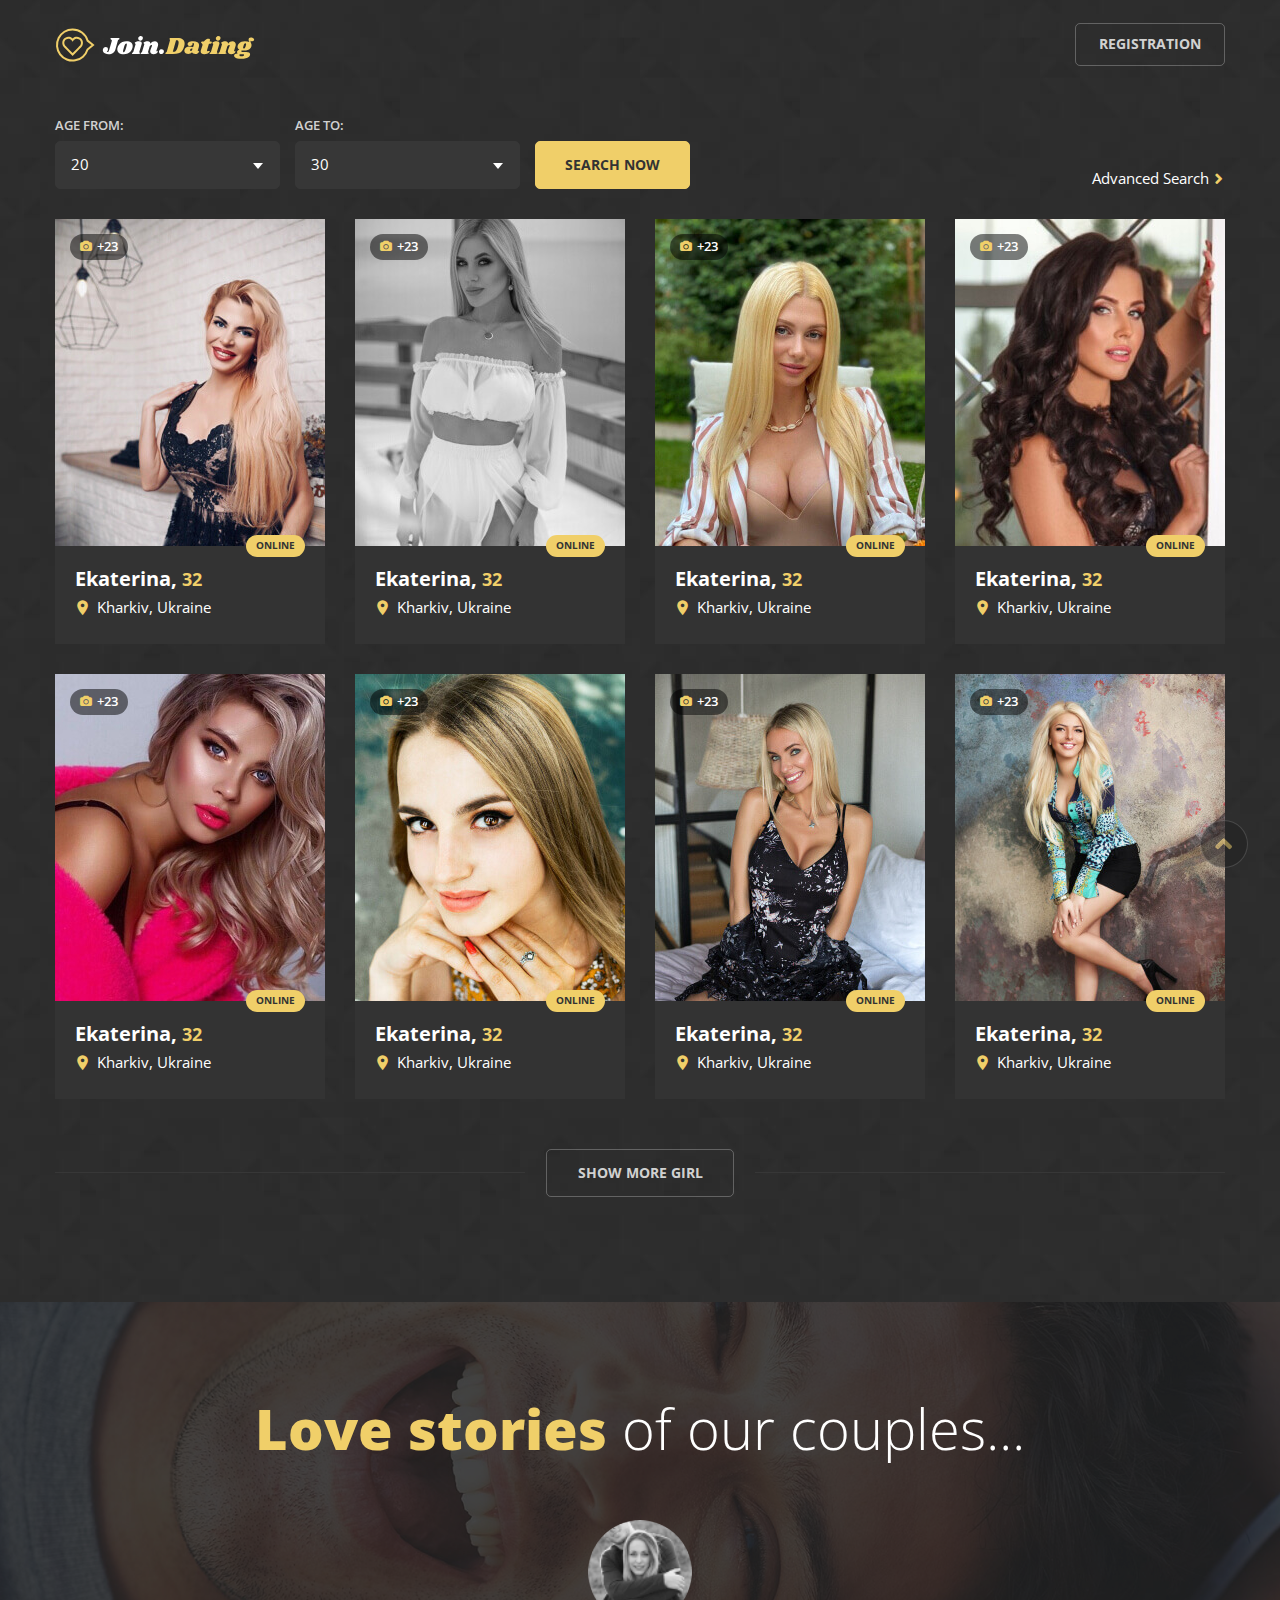
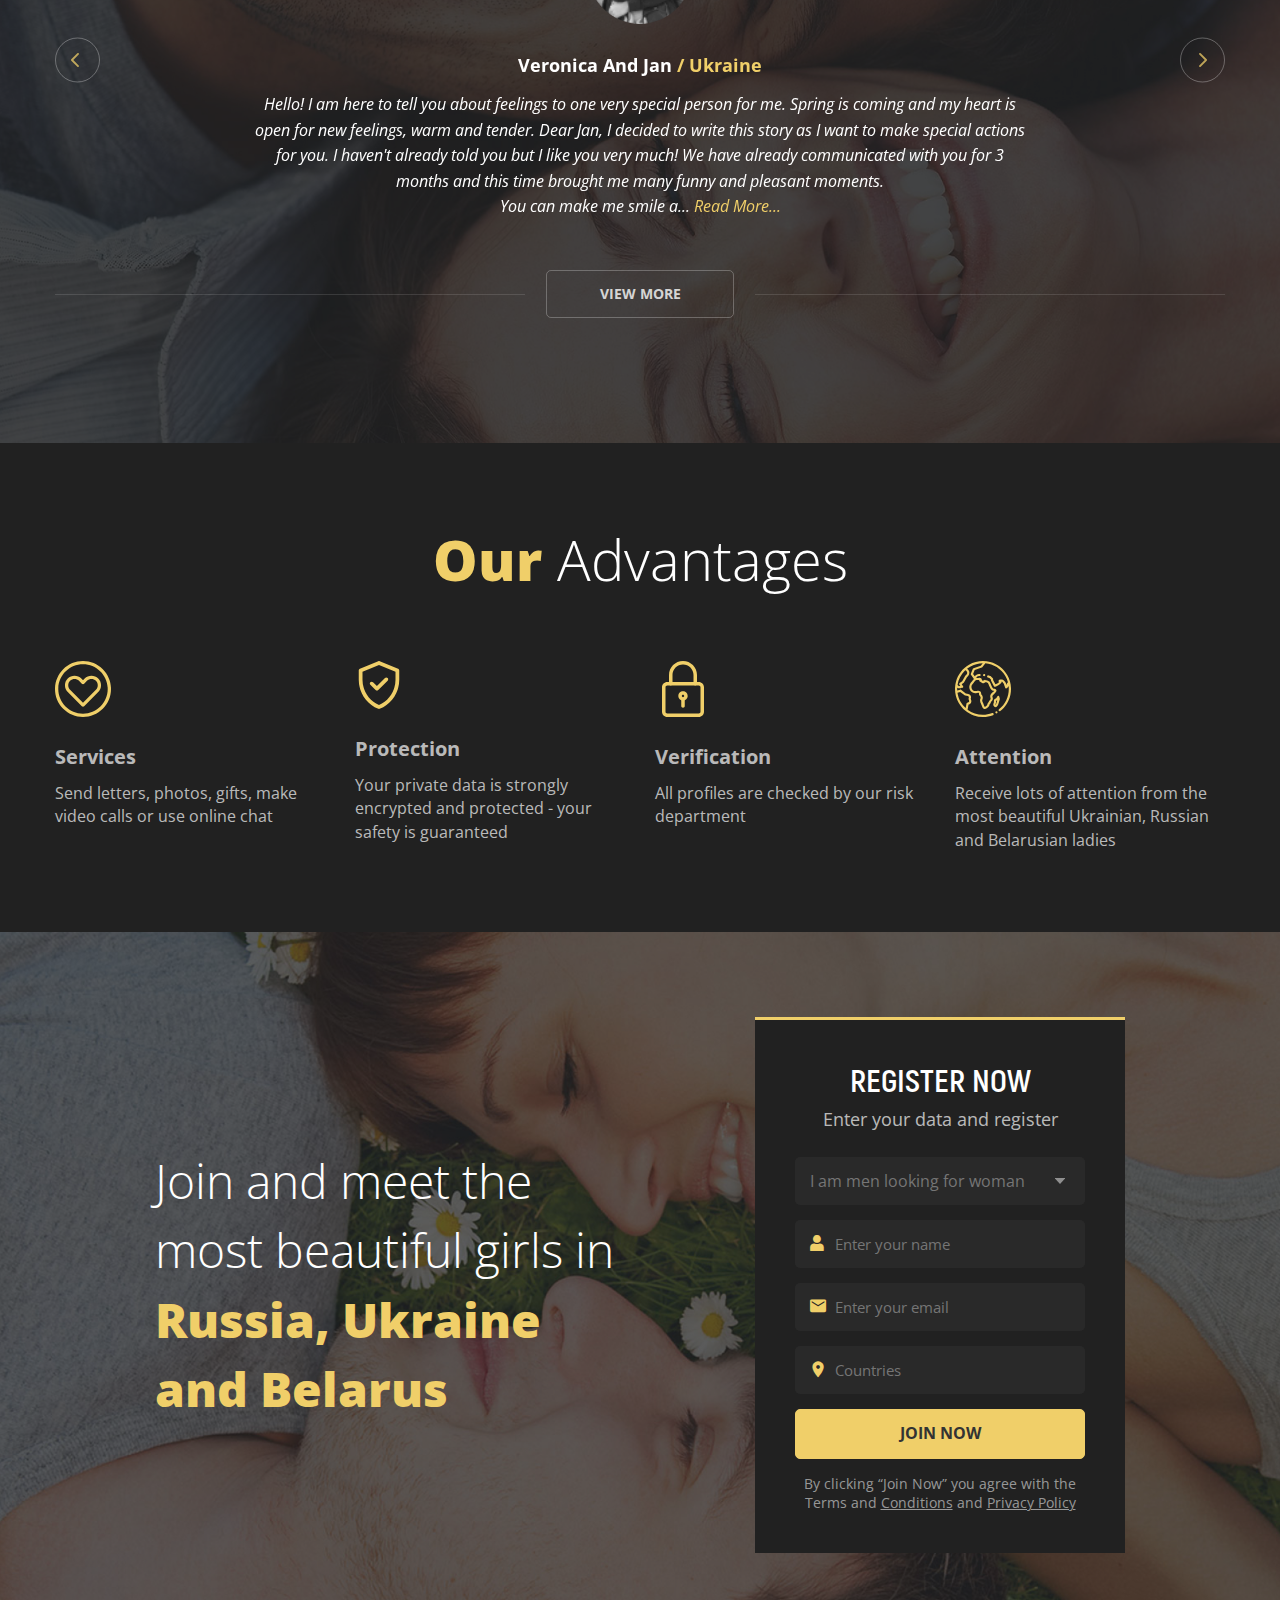
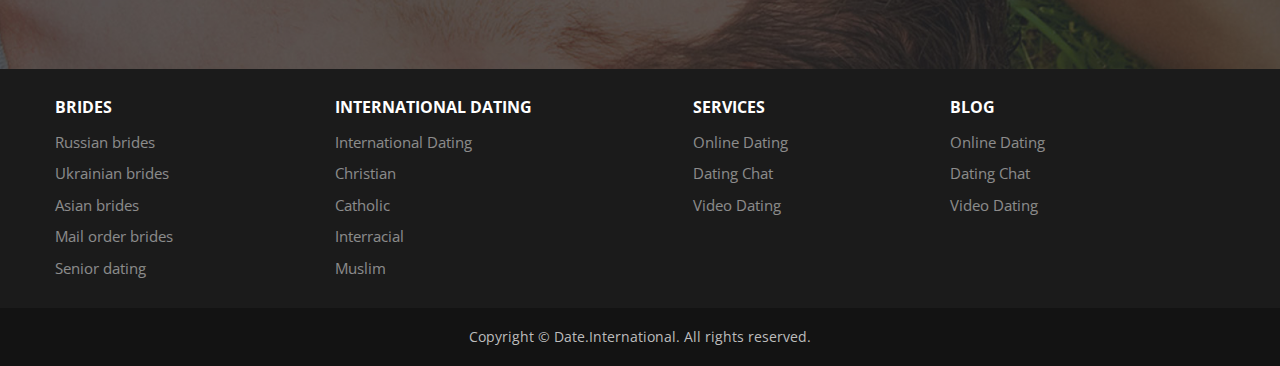
<file: index.html>
<!DOCTYPE html>
<html>

<head>
	<meta http-equiv="content-type" content="text/html; charset=utf-8" />
	<meta name="viewport" content="width=device-width, initial-scale=1.0" />
	<title>Home page</title>
	<link
		href="https://fonts.googleapis.com/css2?family=Open+Sans:ital,wght@0,300;0,400;0,600;0,700;0,800;1,300;1,400;1,600;1,700;1,800&display=swap"
		rel="stylesheet">
	<link href="css/jquery-ui.min.css" type="text/css" rel="stylesheet" />
	<link href="css/slick.css" type="text/css" rel="stylesheet" />
	<link href="css/slick-theme.css" type="text/css" rel="stylesheet" />
	<link href="css/jquery.fancybox.min.css" type="text/css" rel="stylesheet" />
	<link href="css/style.min.css" type="text/css" rel="stylesheet" />

</head>

<body>

	<div id="site">
		<header class="header">
			<div class="fixed">
				<div class="top-line">
					<a class="logo" href="./"><img src="images/logo.svg" alt="UA.Dating" /></a>
					<a class="btn-reg js-open-reg">Registration</a>
				</div>
			</div>
		</header>

		<section class="first-block">
			<div class="fixed">
				<div class="filter-block">
					<form class="filter-body">
						<div class="filter-cell">
							<label class="fc-label">Age from:</label>
							<div class="fc-select">
								<select class="select">
									<option>20</option>
									<option>30</option>
									<option>40</option>
								</select>
							</div>
						</div>
						<div class="filter-cell">
							<label class="fc-label">Age to:</label>
							<div class="fc-select">
								<select class="select">
									<option>30</option>
									<option>40</option>
									<option>50</option>
								</select>
							</div>
						</div>
						<input class="filter-sub" type="submit" value="Search now">
					</form>
					<a class="more-link" href="/">Advanced Search</a>
				</div>
				<!-- profile-list -->
				<ul class="profile-list">
					<li class="pl-item">
						<a class="pl-link" href="./profile.html">
							<span class="pl-quantity-photo">+23</span>
							<img loading="lazy" src="images/photo_1.jpg" height="425" width="270" />
							<div class="pl-cont">
								<div class="pl-info">
									<span class="status-online">Online</span>
									<div class="pl-name">Ekaterina, <span>32</span></div>
									<div class="pl-location">Kharkiv, Ukraine</div>
								</div>
								<button type="button" class="pl-btn">View profile</button>
							</div>
						</a>
					</li>
					<li class="pl-item">
						<a class="pl-link" href="./profile.html">
							<span class="pl-quantity-photo">+23</span>
							<img loading="lazy" src="images/photo_2.jpg" height="425" width="270" />
							<div class="pl-cont">
								<div class="pl-info">
									<span class="status-online">Online</span>
									<div class="pl-name">Ekaterina, <span>32</span></div>
									<div class="pl-location">Kharkiv, Ukraine</div>
								</div>
								<button type="button" class="pl-btn">View profile</button>
							</div>
						</a>
					</li>
					<li class="pl-item">
						<a class="pl-link" href="./profile.html">
							<span class="pl-quantity-photo">+23</span>
							<img loading="lazy" src="images/photo_3.jpg" height="425" width="270" />
							<div class="pl-cont">
								<div class="pl-info">
									<span class="status-online">Online</span>
									<div class="pl-name">Ekaterina, <span>32</span></div>
									<div class="pl-location">Kharkiv, Ukraine</div>
								</div>
								<button type="button" class="pl-btn">View profile</button>
							</div>
						</a>
					</li>
					<li class="pl-item">
						<a class="pl-link" href="./profile.html">
							<span class="pl-quantity-photo">+23</span>
							<img loading="lazy" src="images/photo_4.jpg" height="425" width="270" />
							<div class="pl-cont">
								<div class="pl-info">
									<span class="status-online">Online</span>
									<div class="pl-name">Ekaterina, <span>32</span></div>
									<div class="pl-location">Kharkiv, Ukraine</div>
								</div>
								<button type="button" class="pl-btn">View profile</button>
							</div>
						</a>

					</li>
					<li class="pl-item">
						<a class="pl-link" href="./profile.html">
							<span class="pl-quantity-photo">+23</span>
							<img loading="lazy" src="images/photo_5.jpg" height="425" width="270" />
							<div class="pl-cont">
								<div class="pl-info">
									<span class="status-online">Online</span>
									<div class="pl-name">Ekaterina, <span>32</span></div>
									<div class="pl-location">Kharkiv, Ukraine</div>
								</div>
								<button type="button" class="pl-btn">View profile</button>
							</div>
						</a>
					</li>
					<li class="pl-item">
						<a class="pl-link" href="./profile.html">
							<span class="pl-quantity-photo">+23</span>
							<img loading="lazy" src="images/photo_6.jpg" height="425" width="270" />
							<div class="pl-cont">
								<div class="pl-info">
									<span class="status-online">Online</span>
									<div class="pl-name">Ekaterina, <span>32</span></div>
									<div class="pl-location">Kharkiv, Ukraine</div>
								</div>
								<button type="button" class="pl-btn">View profile</button>
							</div>
						</a>
					</li>
					<li class="pl-item">
						<a class="pl-link" href="./profile.html">
							<span class="pl-quantity-photo">+23</span>
							<img loading="lazy" src="images/photo_7.jpg" height="425" width="270" />
							<div class="pl-cont">
								<div class="pl-info">
									<span class="status-online">Online</span>
									<div class="pl-name">Ekaterina, <span>32</span></div>
									<div class="pl-location">Kharkiv, Ukraine</div>
								</div>
								<button type="button" class="pl-btn">View profile</button>
							</div>
						</a>
					</li>
					<li class="pl-item">
						<a class="pl-link" href="./profile.html">
							<span class="pl-quantity-photo">+23</span>
							<img loading="lazy" src="images/photo_8.jpg" height="425" width="270" />
							<div class="pl-cont">
								<div class="pl-info">
									<span class="status-online">Online</span>
									<div class="pl-name">Ekaterina, <span>32</span></div>
									<div class="pl-location">Kharkiv, Ukraine</div>
								</div>
								<button type="button" class="pl-btn">View profile</button>
							</div>
						</a>
					</li>
				</ul>
				<!-- / . profile-list -->
				<div class="show-more-block">
					<a class="more-show js-open-reg">Show more girl</a>
				</div>
			</div>
		</section>

		<section class="section-stories">
			<div class="fixed">
				<h3 class="title"><span>Love stories</span> of our couples...</h3>
				<div class="reviews-slider">
					<div>
						<div class="rs-item">
							<div class="rs-pic">
								<img src="images/rs-pic_1.png" height="80" width="80" alt="" />
							</div>
							<div class="rs-name">Veronica And Jan <span>/ Ukraine</span></div>
							<div class="rs-text">Hello! I am here to tell you about feelings to one very special person for me. Spring is coming and my
								heart is open for new feelings, warm and tender. Dear Jan, I decided to write this story as I want to make special actions
								for you. I haven't already told you but I like you very much! We have already communicated with you for 3 months and this
								time brought me many funny and pleasant moments.<br> You can make me smile a... <a href="/">Read More...</a></div>
						</div>
					</div>
					<div>
						<div class="rs-item">
							<div class="rs-pic">
								<img src="images/rs-pic_2.png" height="80" width="80" alt="" />
							</div>
							<div class="rs-name">Veronica And Jan <span>/ Ukraine</span></div>
							<div class="rs-text">Hello! I am here to tell you about feelings to one very special person for me. Spring is coming and my
								heart is open for new feelings, warm and tender. Dear Jan, I decided to write this story as I want to make special actions
								for you. I haven't already told you but I like you very much! We have already communicated with you for 3 months and this
								time brought me many funny and pleasant moments.<br> You can make me smile a... <a href="/">Read More...</a></div>
						</div>
					</div>
					<div>
						<div class="rs-item">
							<div class="rs-pic">
								<img src="images/rs-pic_3.png" height="80" width="80" alt="" />
							</div>
							<div class="rs-name">Veronica And Jan <span>/ Ukraine</span></div>
							<div class="rs-text">Hello! I am here to tell you about feelings to one very special person for me. Spring is coming and my
								heart is open for new feelings, warm and tender. Dear Jan, I decided to write this story as I want to make special actions
								for you. I haven't already told you but I like you very much! We have already communicated with you for 3 months and this
								time brought me many funny and pleasant moments.<br> You can make me smile a... <a href="/">Read More...</a></div>
						</div>
					</div>
				</div>
				<div class="show-more-block"><a class="more-show js-open-reg">View more</a></div>
			</div>
		</section>

		<section class="section-block">
			<div class="fixed">
				<h3 class="title"><span>Our</span> Advantages</h3>
				<ul class="feature-list">
					<li>
						<div class="rl-pic"><img src="images/rl-pic_1.svg" height="56" width="56" alt="" /></div>
						<h3>Services</h3>
						Send letters, photos, gifts, make video calls or use online chat
					</li>
					<li>
						<div class="rl-pic"><img src="images/rl-pic_2.svg" height="56" width="48" alt="" /></div>
						<h3>Protection</h3>
						Your private data is strongly encrypted and protected - your safety is guaranteed
					</li>
					<li>
						<div class="rl-pic"><img src="images/rl-pic_3.svg" height="56" width="56" alt="" /></div>
						<h3>Verification</h3>
						All profiles are checked by our risk department
					</li>
					<li>
						<div class="rl-pic"><img src="images/rl-pic_4.svg" height="56" width="56" alt="" /></div>
						<h3>Attention</h3>
						Receive lots of attention from the most beautiful Ukrainian, Russian and Belarusian ladies
					</li>
				</ul>
			</div>
		</section>

		<section class="section-reg">
			<div class="fixed">
				<div class="sr-flex">
					<h2 class="sr-title">Join and meet the most beautiful girls in <span>Russia, Ukraine and Belarus</span></h2>
					<form action="" class="reg-form" style="display: block;">
						<h3 class="rf-title">Register Now</h3>
						<div class="rf-text">Enter your data and register</div>
						<div class="rf-body">
							<div class="custom-select select-looking">
								<input type="text" name="looking" class="custom-select__input" placeholder="I am men looking for woman" readonly="">
								<div class="custom-select__options">
									<div class="custom-select__option" data-value="gender-looking">I am men looking for woman</div>
									<div class="custom-select__option" data-value="gender-looking">I am woman looking for men</div>
									<div class="custom-select__option" data-value="gender-looking">I am men looking for men</div>
									<div class="custom-select__option" data-value="gender-looking">I am woman looking for woman</div>
								</div>
							</div>
							<div class="rf-row">
								<span class="rf-icon"><span class="icon-user"></span></span>
								<input class="rf-text-field" type="text" placeholder="Enter your name">
							</div>
							<div class="rf-row">
								<span class="rf-icon"><span class="icon-email"></span></span>
								<input class="rf-text-field" type="text" placeholder="Enter your email">
							</div>
							<div class="rf-row">
								<span class="rf-icon"><span class="icon-location"></span></span>
								<input class="rf-text-field typeahead" type="text" placeholder="Countries">
							</div>
							<div class="rf-row">
								<button class="btn rf-sub" type="submit"><span>Join now</span></button>
							</div>
							<div class="privacy-policy">By clicking “Join Now” you agree with the Terms and <a href="/">Conditions</a> and <a
									href="/">Privacy
									Policy</a></div>
						</div>
					</form>
				</div>
			</div>
		</section>

		<footer class="footer">
			<div class="footer-body">
				<span class="scrollup"></span>
				<div class="fixed">
					<div class="footer-section-block">
						<div class="footer-section">
							<h3>Brides</h3>
							<ul>
								<li><a href="/">Russian brides</a></li>
								<li><a href="/">Ukrainian brides</a></li>
								<li><a href="/">Asian brides</a></li>
								<li><a href="/">Mail order brides</a></li>
								<li><a href="/">Senior dating</a></li>
							</ul>
						</div>
						<div class="footer-section">
							<h3>international dating</h3>
							<ul>
								<li><a href="/">International Dating</a></li>
								<li><a href="/">Christian</a></li>
								<li><a href="/">Catholic</a></li>
								<li><a href="/">Interracial</a></li>
								<li><a href="/">Muslim</a></li>
							</ul>
						</div>
						<div class="footer-section">
							<h3>services</h3>
							<ul>
								<li><a href="/">Online Dating</a></li>
								<li><a href="/">Dating Chat</a></li>
								<li><a href="/">Video Dating</a></li>
							</ul>
						</div>
						<div class="footer-section">
							<h3>Blog</h3>
							<ul>
								<li><a href="/">Online Dating</a></li>
								<li><a href="/">Dating Chat</a></li>
								<li><a href="/">Video Dating</a></li>
							</ul>
						</div>
					</div>
				</div>
				<div class="bottom-line">
					<div class="fixed">
						<div class="copyright">Copyright © Date.International. All rights reserved.</div>
					</div>
				</div>
			</div>
		</footer>
	</div>

	<!----------- Modal Register Form ------------->
	<div class="modals modals-reg">
		<div class="modals__overlay">
			<div class="modals__content">
				<div class="modals__close"></div>
				<form action="" class="reg-form">
					<h3 class="rf-title">Register Now</h3>
					<div class="rf-text">Enter your data and register</div>
					<div class="rf-body">
						<div class="custom-select select-looking">
							<input type="text" name="looking" class="custom-select__input" placeholder="I am men looking for woman" readonly="">
							<div class="custom-select__options">
								<div class="custom-select__option" data-value="gender-looking">I am men looking for woman</div>
								<div class="custom-select__option" data-value="gender-looking">I am woman looking for men</div>
								<div class="custom-select__option" data-value="gender-looking">I am men looking for men</div>
								<div class="custom-select__option" data-value="gender-looking">I am woman looking for woman</div>
							</div>
						</div>
						<div class="rf-row">
							<span class="rf-icon"><span class="icon-user"></span></span>
							<input class="rf-text-field" type="text" placeholder="Enter your name" autocomplete="off">
						</div>
						<div class="rf-row">
							<span class="rf-icon"><span class="icon-email"></span></span>
							<input class="rf-text-field" type="text" placeholder="Enter your email" autocomplete="off">
						</div>
						<div class="rf-row">
							<span class="rf-icon"><span class="icon-location"></span></span>
							<input class="rf-text-field typeahead" type="text" placeholder="Countries" autocomplete="off">
						</div>
						<div class="rf-row">
							<button class="btn rf-sub" type="submit"><span>Join now</span></button>
						</div>
						<div class="privacy-policy">By clicking “Join Now” you agree with the Terms and <a href="/">Conditions</a> and <a
								href="/">Privacy
								Policy</a></div>
					</div>
				</form>
			</div>
		</div>
	</div>
	<!----------- Modal Register Form ------------->

	<script defer src="https://ajax.googleapis.com/ajax/libs/jquery/1.12.4/jquery.min.js"></script>
	<script defer src="js/jquery-ui.min.js"></script>
	<script defer src="js/typeahead.bundle.min.js"></script>
	<script defer src="js/slick.min.js"></script>
	<script defer src="js/jquery.fancybox.min.js"></script>
	<script defer src="js/modals.js"></script>
	<script defer src="js/main.js"></script>
</body>

</html>
</file>
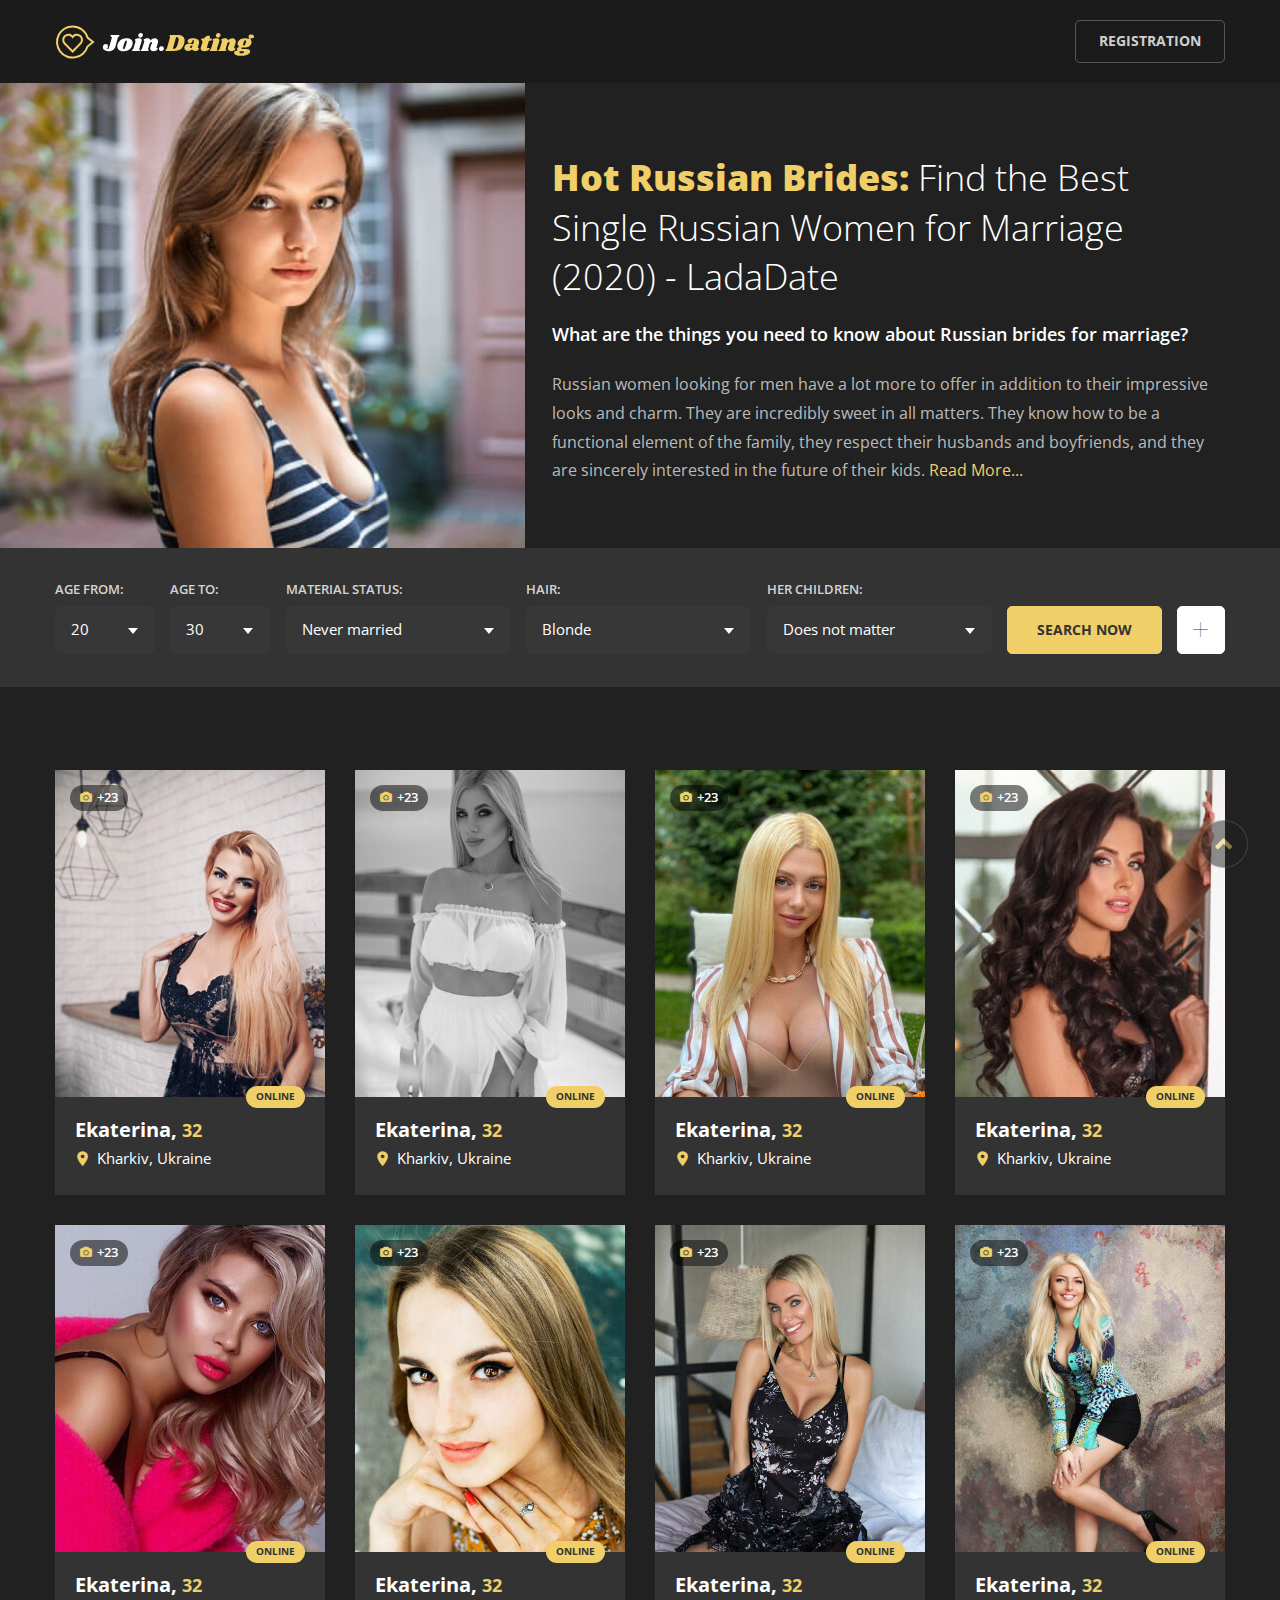
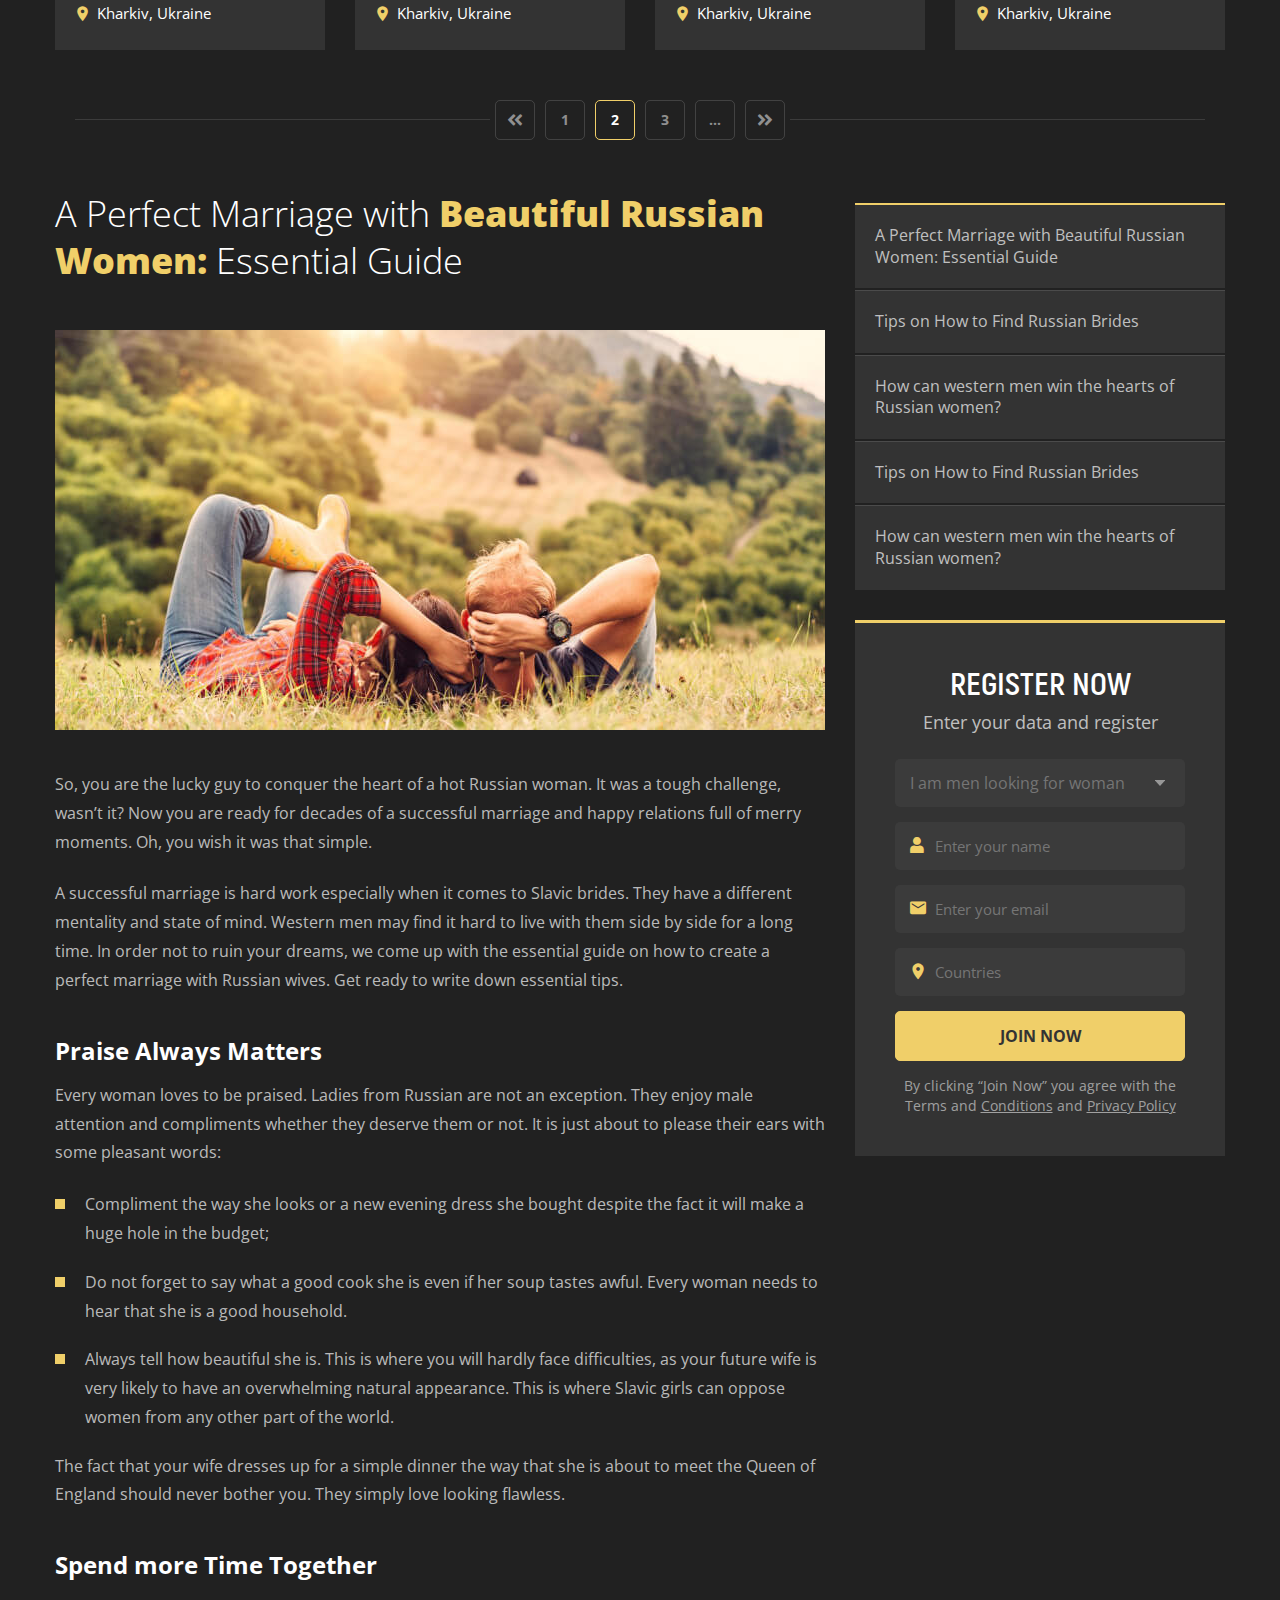
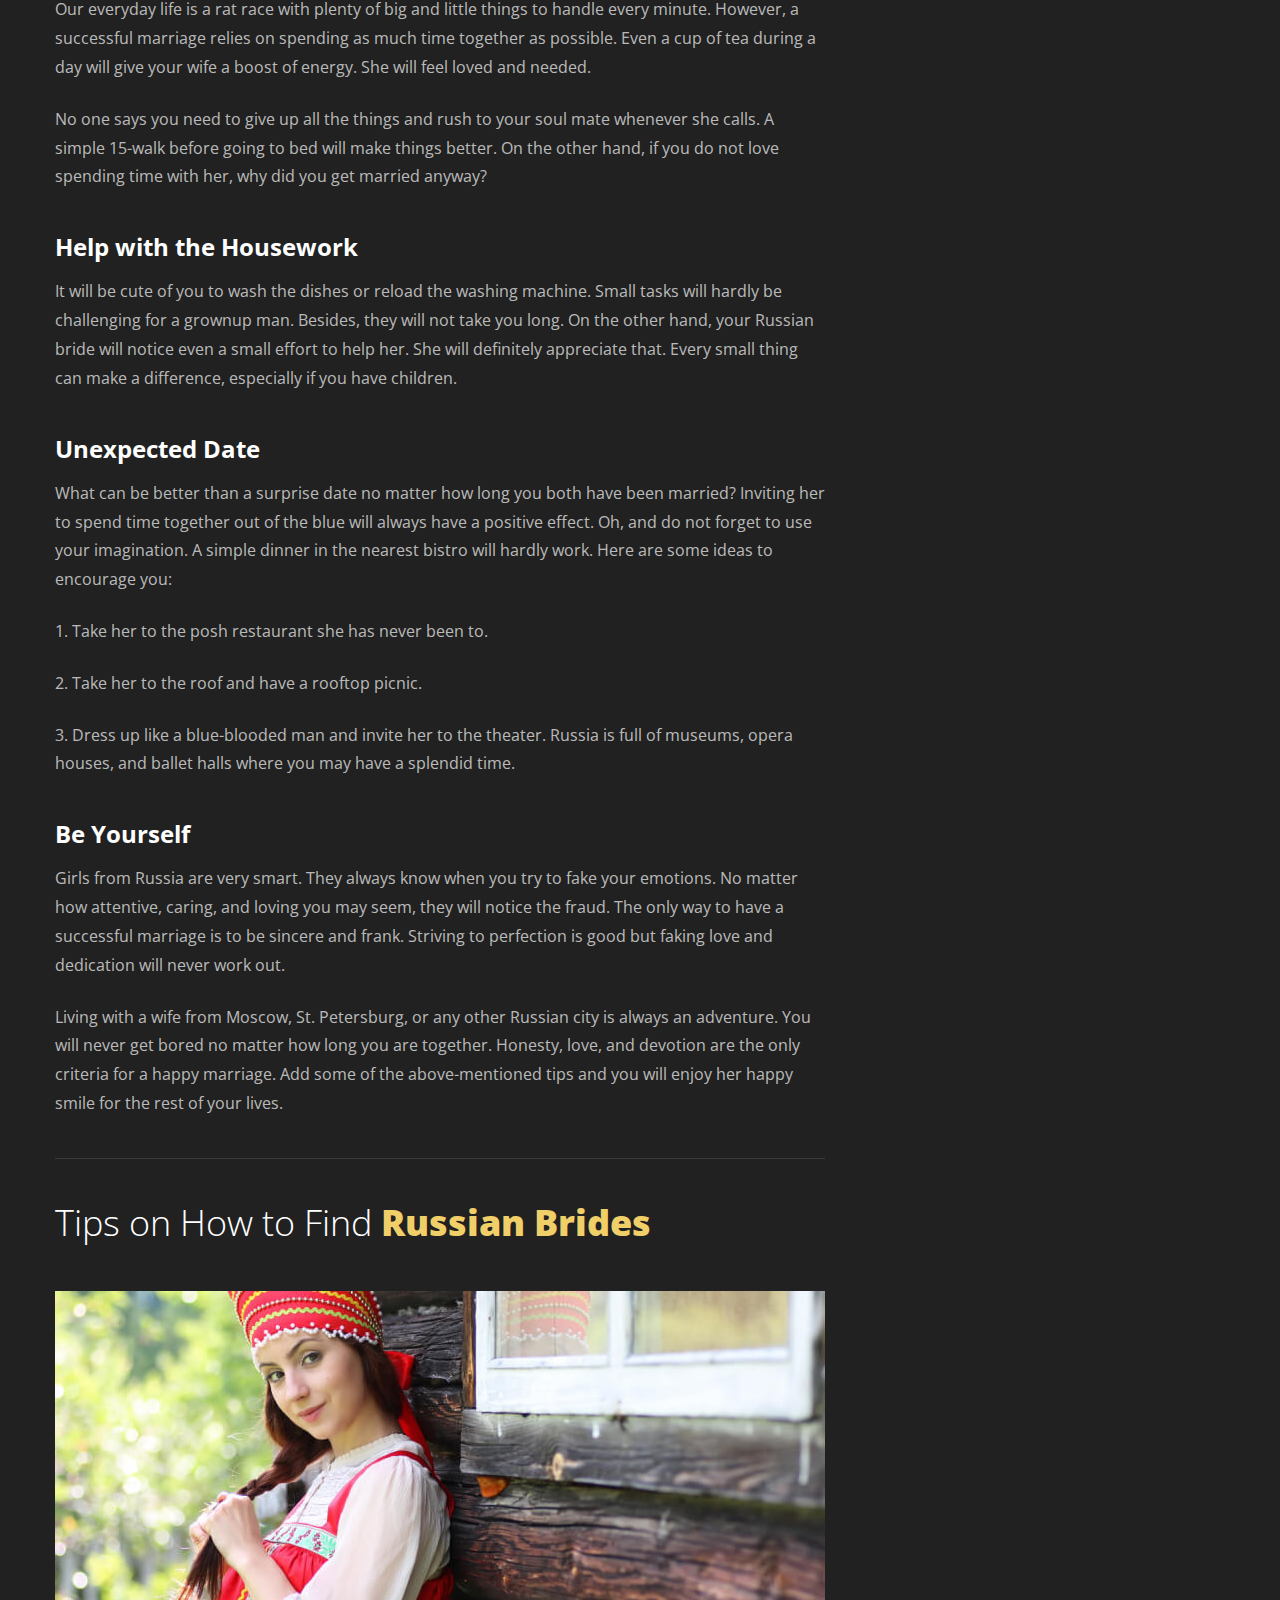
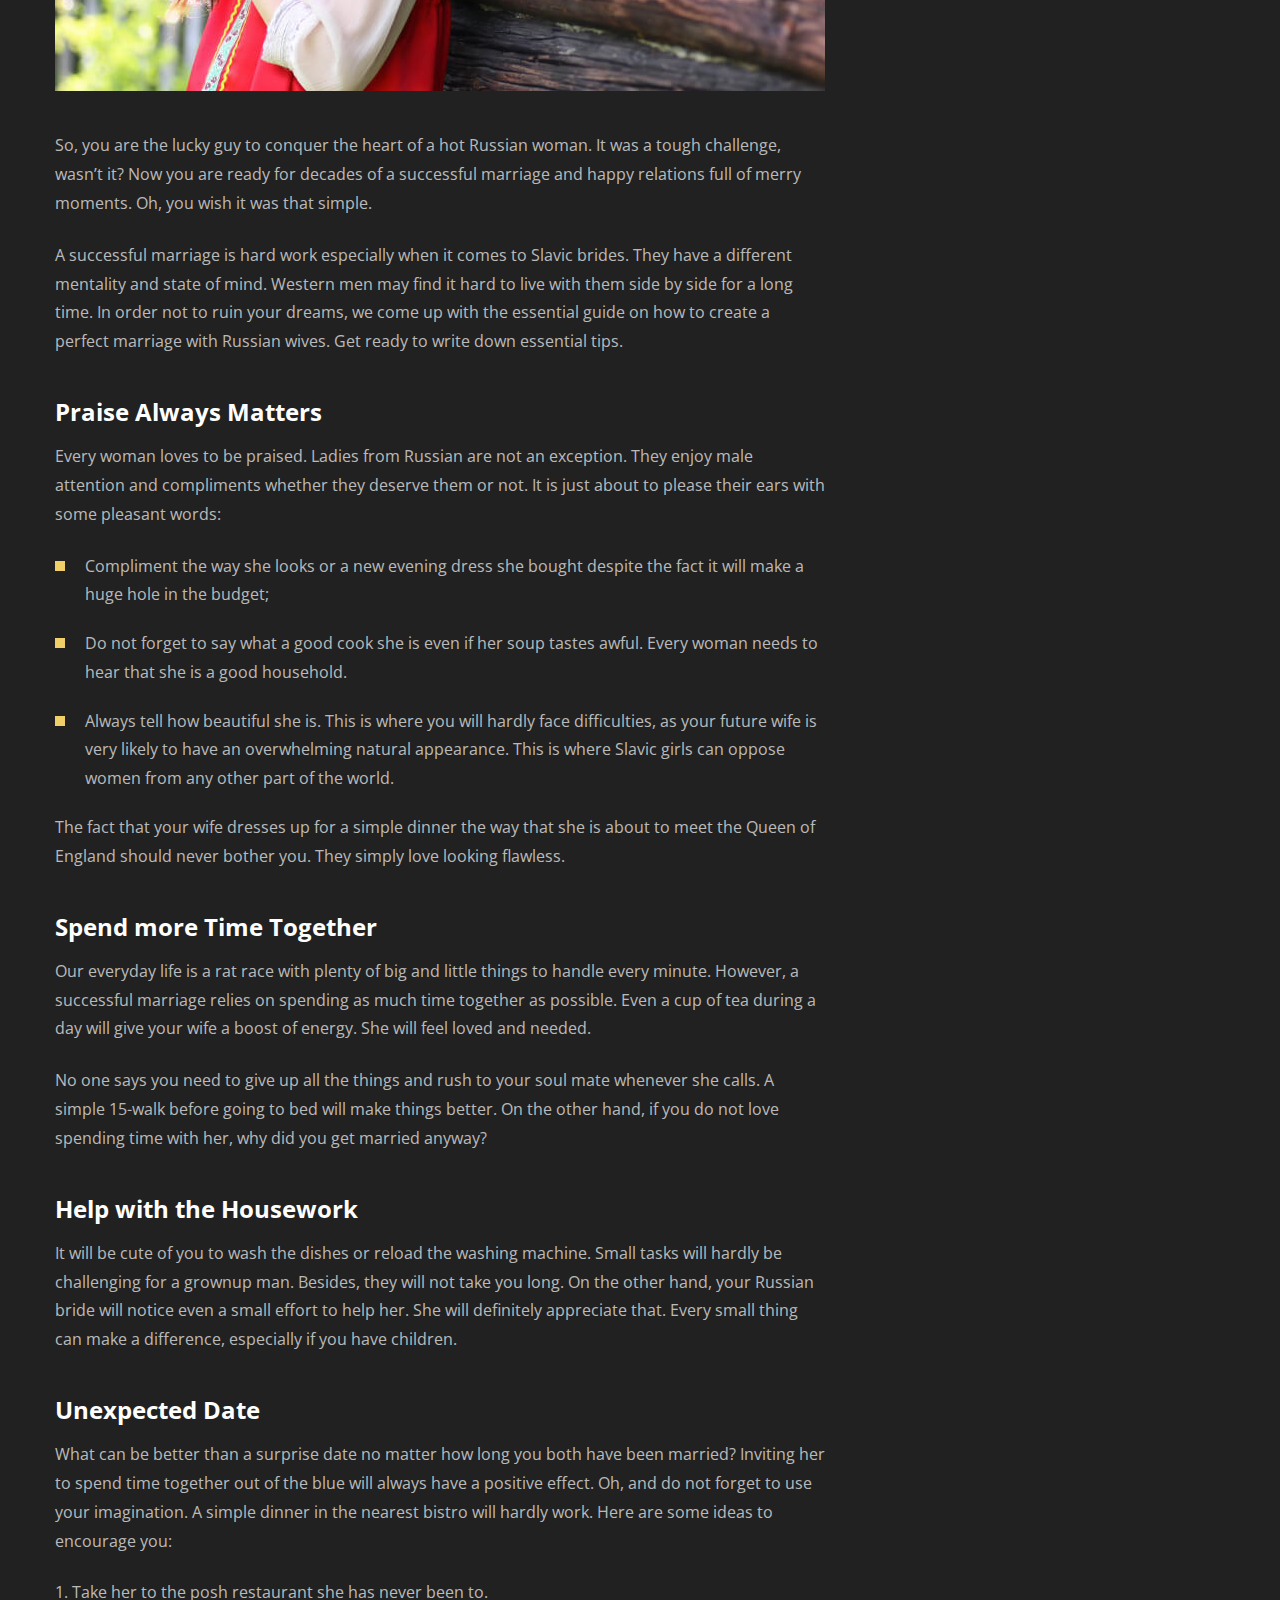
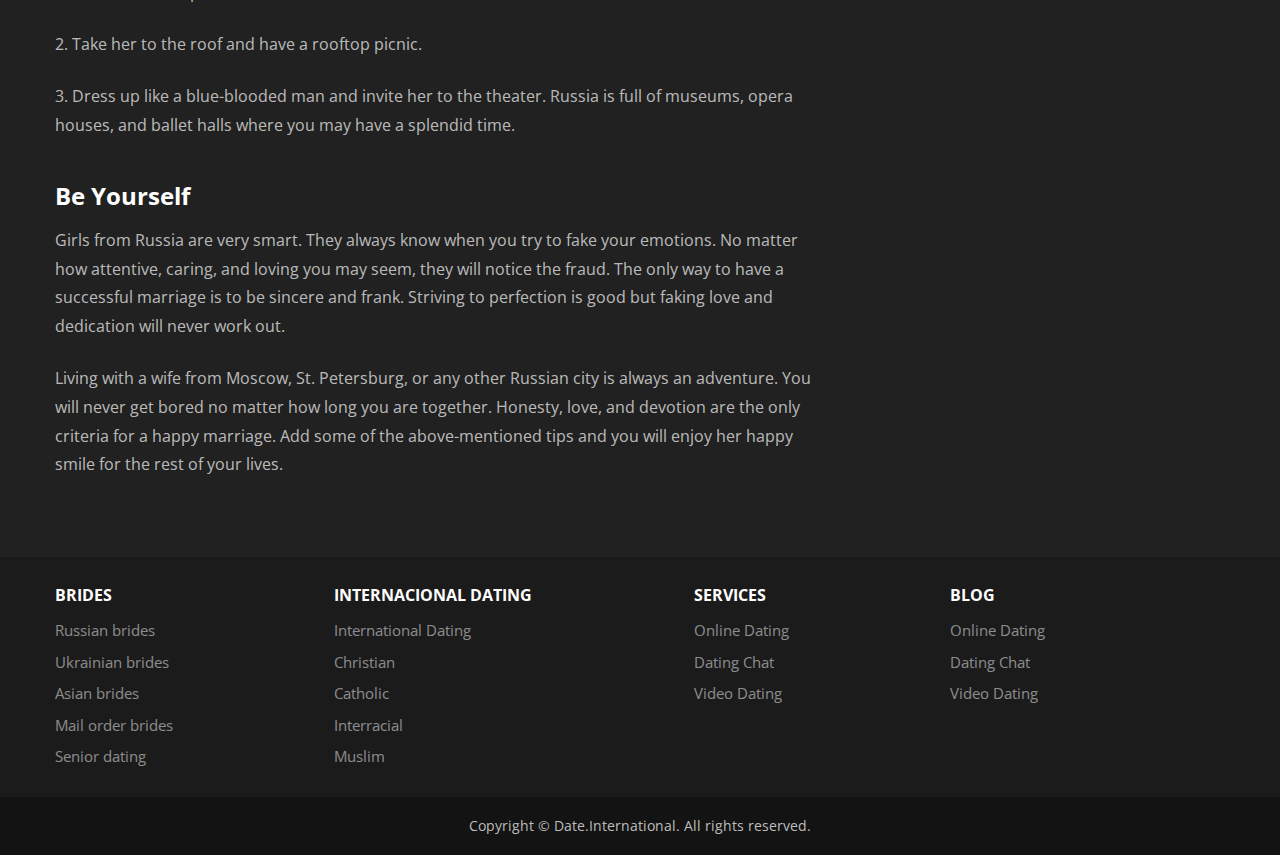
<file: content.html>
<!DOCTYPE html>
<html>

<head>
	<meta http-equiv="content-type" content="text/html; charset=utf-8" />
	<meta name="viewport" content="width=device-width, initial-scale=1.0" />
	<title>Home page</title>
	<link
		href="https://fonts.googleapis.com/css2?family=Open+Sans:ital,wght@0,300;0,400;0,600;0,700;0,800;1,300;1,400;1,600;1,700;1,800&display=swap"
		rel="stylesheet">
	<link href="css/jquery-ui.min.css" type="text/css" rel="stylesheet" />
	<link href="css/slick.css" type="text/css" rel="stylesheet" />
	<link href="css/slick-theme.css" type="text/css" rel="stylesheet" />
	<link href="css/jquery.fancybox.min.css" type="text/css" rel="stylesheet" />
	<link href="css/style.min.css" type="text/css" rel="stylesheet" />

</head>

<body>

	<div id="site" class="content-page">
		<div class="filter-sticky">
			<div class="filter-2">
				<div class="fixed">
					<form class="filter-body">
						<div class="filter-cell filter-age">
							<label class="fc-label">Age from:</label>
							<div class="fc-select">
								<select class="select">
									<option>20</option>
									<option>30</option>
									<option>40</option>
								</select>
							</div>
						</div>
						<div class="filter-cell filter-age">
							<label class="fc-label">Age to:</label>
							<div class="fc-select">
								<select class="select">
									<option>30</option>
									<option>40</option>
									<option>50</option>
								</select>
							</div>
						</div>
						<div class="filter-cell">
							<label class="fc-label">Material status:</label>
							<div class="fc-select">
								<select class="select">
									<option>Never married</option>
									<option>2</option>
									<option>3</option>
								</select>
							</div>
						</div>
						<div class="filter-cell">
							<label class="fc-label">Hair:</label>
							<div class="fc-select">
								<select class="select">
									<option>Blonde</option>
									<option>2</option>
									<option>3</option>
								</select>
							</div>
						</div>
						<div class="filter-cell">
							<label class="fc-label">Her children:</label>
							<div class="fc-select">
								<select class="select">
									<option>Does not matter</option>
									<option>2</option>
									<option>3</option>
								</select>
							</div>
						</div>
						<div class="filter-btn-block">
							<input class="filter-sub" type="submit" value="Search now">
							<a class="filter-plus" href="/"><span class="icon-plus"></span></a>
						</div>

					</form>

				</div>
			</div>
		</div>

		<header class="header">
			<div class="fixed">
				<div class="top-line">
					<a class="logo" href="./"><img src="images/logo.svg" alt="UA.Dating" /></a>
					<a class="btn-reg js-open-reg">Registration</a>
				</div>
			</div>
		</header>
		<div class="picture-left-block">
			<div class="fixed">
				<div class="plb-wrap">
					<div class="plb-pic"></div>
					<div>
						<h3><span>Hot Russian Brides:</span> Find the Best Single Russian Women for Marriage (2020) - LadaDate</h3>
						<h4>What are the things you need to know about Russian brides for marriage?</h4>
						<p>Russian women looking for men have a lot more to offer in addition to their impressive looks and charm. They are incredibly
							sweet in all matters. They know how to be a functional element of the family, they respect their husbands and boyfriends, and
							they are sincerely interested in the future of their kids. <a href="/">Read More...</a></p>
					</div>
				</div>
			</div>
		</div>

		<div class="filter-2">
			<div class="fixed">
				<form class="filter-body">
					<div class="filter-cell filter-age">
						<label class="fc-label">Age from:</label>
						<div class="fc-select">
							<select class="select">
								<option>20</option>
								<option>30</option>
								<option>40</option>
							</select>
						</div>
					</div>
					<div class="filter-cell filter-age">
						<label class="fc-label">Age to:</label>
						<div class="fc-select">
							<select class="select">
								<option>30</option>
								<option>40</option>
								<option>50</option>
							</select>
						</div>
					</div>
					<div class="filter-cell">
						<label class="fc-label">Material status:</label>
						<div class="fc-select">
							<select class="select">
								<option>Never married</option>
								<option>2</option>
								<option>3</option>
							</select>
						</div>
					</div>
					<div class="filter-cell">
						<label class="fc-label">Hair:</label>
						<div class="fc-select">
							<select class="select">
								<option>Blonde</option>
								<option>2</option>
								<option>3</option>
							</select>
						</div>
					</div>
					<div class="filter-cell">
						<label class="fc-label">Her children:</label>
						<div class="fc-select">
							<select class="select">
								<option>Does not matter</option>
								<option>2</option>
								<option>3</option>
							</select>
						</div>
					</div>
					<div class="filter-btn-block">
						<input class="filter-sub" type="submit" value="Search now">
						<a class="filter-plus" href="/"><span class="icon-plus"></span></a>
					</div>

				</form>

			</div>
		</div>

		<section class="first-block">
			<div class="fixed">

				<!-- profile-list -->
				<ul class="profile-list">
					<li class="pl-item">
						<a class="pl-link" href="./profile.html">
							<span class="pl-quantity-photo">+23</span>
							<img loading="lazy" src="images/photo_1.jpg" height="425" width="270" />
							<div class="pl-cont">
								<div class="pl-info">
									<span class="status-online">Online</span>
									<div class="pl-name">Ekaterina, <span>32</span></div>
									<div class="pl-location">Kharkiv, Ukraine</div>
								</div>
								<button type="button" class="pl-btn">View profile</button>
							</div>
						</a>
					</li>
					<li class="pl-item">
						<a class="pl-link" href="./profile.html">
							<span class="pl-quantity-photo">+23</span>
							<img loading="lazy" src="images/photo_2.jpg" height="425" width="270" />
							<div class="pl-cont">
								<div class="pl-info">
									<span class="status-online">Online</span>
									<div class="pl-name">Ekaterina, <span>32</span></div>
									<div class="pl-location">Kharkiv, Ukraine</div>
								</div>
								<button type="button" class="pl-btn">View profile</button>
							</div>
						</a>
					</li>
					<li class="pl-item">
						<a class="pl-link" href="./profile.html">
							<span class="pl-quantity-photo">+23</span>
							<img loading="lazy" src="images/photo_3.jpg" height="425" width="270" />
							<div class="pl-cont">
								<div class="pl-info">
									<span class="status-online">Online</span>
									<div class="pl-name">Ekaterina, <span>32</span></div>
									<div class="pl-location">Kharkiv, Ukraine</div>
								</div>
								<button type="button" class="pl-btn">View profile</button>
							</div>
						</a>
					</li>
					<li class="pl-item">
						<a class="pl-link" href="./profile.html">
							<span class="pl-quantity-photo">+23</span>
							<img loading="lazy" src="images/photo_4.jpg" height="425" width="270" />
							<div class="pl-cont">
								<div class="pl-info">
									<span class="status-online">Online</span>
									<div class="pl-name">Ekaterina, <span>32</span></div>
									<div class="pl-location">Kharkiv, Ukraine</div>
								</div>
								<button type="button" class="pl-btn">View profile</button>
							</div>
						</a>

					</li>
					<li class="pl-item">
						<a class="pl-link" href="./profile.html">
							<span class="pl-quantity-photo">+23</span>
							<img loading="lazy" src="images/photo_5.jpg" height="425" width="270" />
							<div class="pl-cont">
								<div class="pl-info">
									<span class="status-online">Online</span>
									<div class="pl-name">Ekaterina, <span>32</span></div>
									<div class="pl-location">Kharkiv, Ukraine</div>
								</div>
								<button type="button" class="pl-btn">View profile</button>
							</div>
						</a>
					</li>
					<li class="pl-item">
						<a class="pl-link" href="./profile.html">
							<span class="pl-quantity-photo">+23</span>
							<img loading="lazy" src="images/photo_6.jpg" height="425" width="270" />
							<div class="pl-cont">
								<div class="pl-info">
									<span class="status-online">Online</span>
									<div class="pl-name">Ekaterina, <span>32</span></div>
									<div class="pl-location">Kharkiv, Ukraine</div>
								</div>
								<button type="button" class="pl-btn">View profile</button>
							</div>
						</a>
					</li>
					<li class="pl-item">
						<a class="pl-link" href="./profile.html">
							<span class="pl-quantity-photo">+23</span>
							<img loading="lazy" src="images/photo_7.jpg" height="425" width="270" />
							<div class="pl-cont">
								<div class="pl-info">
									<span class="status-online">Online</span>
									<div class="pl-name">Ekaterina, <span>32</span></div>
									<div class="pl-location">Kharkiv, Ukraine</div>
								</div>
								<button type="button" class="pl-btn">View profile</button>
							</div>
						</a>
					</li>
					<li class="pl-item">
						<a class="pl-link" href="./profile.html">
							<span class="pl-quantity-photo">+23</span>
							<img loading="lazy" src="images/photo_8.jpg" height="425" width="270" />
							<div class="pl-cont">
								<div class="pl-info">
									<span class="status-online">Online</span>
									<div class="pl-name">Ekaterina, <span>32</span></div>
									<div class="pl-location">Kharkiv, Ukraine</div>
								</div>
								<button type="button" class="pl-btn">View profile</button>
							</div>
						</a>
					</li>
				</ul>
				<!-- / . profile-list -->
				<div class="pagination-links">
					<a class="prev page-numbers" href="/"></a>
					<a class="page-numbers" href="/">1</a>
					<span aria-current="page" class="page-numbers current">2</span>
					<a class="page-numbers" href="/">3</a>
					<span class="page-numbers dots">…</span>
					<a class="next page-numbers" href="/"></a>
				</div>

				<div class="article">
					<div class="article-left">
						<h2 class="title-cont">A Perfect Marriage with <span>Beautiful Russian Women:</span> Essential Guide</h2>
						<div class="article-pic"><img src="images/article-pic_1.jpg" height="400" width="770" alt="" /></div>
						<p>So, you are the lucky guy to conquer the heart of a hot Russian woman. It was a tough challenge, wasn’t it? Now you are ready
							for decades of a successful marriage and happy relations full of merry moments. Oh, you wish it was that simple.</p>
						<p>A successful marriage is hard work especially when it comes to Slavic brides. They have a different mentality and state of
							mind. Western men may find it hard to live with them side by side for a long time. In order not to ruin your dreams, we come
							up with the essential guide on how to create a perfect marriage with Russian wives. Get ready to write down essential tips.
						</p>
						<h4>Praise Always Matters</h4>
						<p>Every woman loves to be praised. Ladies from Russian are not an exception. They enjoy male attention and compliments whether
							they deserve them or not. It is just about to please their ears with some pleasant words:</p>
						<ul>
							<li>Compliment the way she looks or a new evening dress she bought despite the fact it will make a huge hole in the budget;
							</li>
							<li>Do not forget to say what a good cook she is even if her soup tastes awful. Every woman needs to hear that she is a good
								household.</li>
							<li>Always tell how beautiful she is. This is where you will hardly face difficulties, as your future wife is very likely to
								have an overwhelming natural appearance. This is where Slavic girls can oppose women from any other part of the world.</li>
						</ul>
						<p>The fact that your wife dresses up for a simple dinner the way that she is about to meet the Queen of England should never
							bother you. They simply love looking flawless.</p>
						<h4>Spend more Time Together</h4>
						<p>Our everyday life is a rat race with plenty of big and little things to handle every minute. However, a successful marriage
							relies on spending as much time together as possible. Even a cup of tea during a day will give your wife a boost of energy.
							She will feel loved and needed.</p>
						<p>No one says you need to give up all the things and rush to your soul mate whenever she calls. A simple 15-walk before going
							to bed will make things better. On the other hand, if you do not love spending time with her, why did you get married anyway?
						</p>
						<h4>Help with the Housework</h4>
						<p>It will be cute of you to wash the dishes or reload the washing machine. Small tasks will hardly be challenging for a grownup
							man. Besides, they will not take you long. On the other hand, your Russian bride will notice even a small effort to help her.
							She will definitely appreciate that. Every small thing can make a difference, especially if you have children.</p>
						<h4>Unexpected Date</h4>
						<p>What can be better than a surprise date no matter how long you both have been married? Inviting her to spend time together
							out of the blue will always have a positive effect. Oh, and do not forget to use your imagination. A simple dinner in the
							nearest bistro will hardly work. Here are some ideas to encourage you:</p>
						<p>1. Take her to the posh restaurant she has never been to.</p>
						<p>2. Take her to the roof and have a rooftop picnic.</p>
						<p>3. Dress up like a blue-blooded man and invite her to the theater. Russia is full of museums, opera houses, and ballet halls
							where you may have a splendid time.</p>
						<h4>Be Yourself</h4>
						<p>Girls from Russia are very smart. They always know when you try to fake your emotions. No matter how attentive, caring, and
							loving you may seem, they will notice the fraud. The only way to have a successful marriage is to be sincere and frank.
							Striving to perfection is good but faking love and dedication will never work out.</p>
						<p>Living with a wife from Moscow, St. Petersburg, or any other Russian city is always an adventure. You will never get bored no
							matter how long you are together. Honesty, love, and devotion are the only criteria for a happy marriage. Add some of the
							above-mentioned tips and you will enjoy her happy smile for the rest of your lives.</p>

						<div class="separator"></div>

						<h2 class="title-cont">Tips on How to Find <span>Russian Brides</span></h2>
						<div class="article-pic"><img src="images/article-pic_2.jpg" height="400" width="770" alt="" /></div>
						<p>So, you are the lucky guy to conquer the heart of a hot Russian woman. It was a tough challenge, wasn’t it? Now you are ready
							for decades of a successful marriage and happy relations full of merry moments. Oh, you wish it was that simple.</p>
						<p>A successful marriage is hard work especially when it comes to Slavic brides. They have a different mentality and state of
							mind. Western men may find it hard to live with them side by side for a long time. In order not to ruin your dreams, we come
							up with the essential guide on how to create a perfect marriage with Russian wives. Get ready to write down essential tips.
						</p>
						<h4>Praise Always Matters</h4>
						<p>Every woman loves to be praised. Ladies from Russian are not an exception. They enjoy male attention and compliments whether
							they deserve them or not. It is just about to please their ears with some pleasant words:</p>
						<ul>
							<li>Compliment the way she looks or a new evening dress she bought despite the fact it will make a huge hole in the budget;
							</li>
							<li>Do not forget to say what a good cook she is even if her soup tastes awful. Every woman needs to hear that she is a good
								household.</li>
							<li>Always tell how beautiful she is. This is where you will hardly face difficulties, as your future wife is very likely to
								have an overwhelming natural appearance. This is where Slavic girls can oppose women from any other part of the world.</li>
						</ul>
						<p>The fact that your wife dresses up for a simple dinner the way that she is about to meet the Queen of England should never
							bother you. They simply love looking flawless.</p>
						<h4>Spend more Time Together</h4>
						<p>Our everyday life is a rat race with plenty of big and little things to handle every minute. However, a successful marriage
							relies on spending as much time together as possible. Even a cup of tea during a day will give your wife a boost of energy.
							She will feel loved and needed.</p>
						<p>No one says you need to give up all the things and rush to your soul mate whenever she calls. A simple 15-walk before going
							to bed will make things better. On the other hand, if you do not love spending time with her, why did you get married anyway?
						</p>
						<h4>Help with the Housework</h4>
						<p>It will be cute of you to wash the dishes or reload the washing machine. Small tasks will hardly be challenging for a grownup
							man. Besides, they will not take you long. On the other hand, your Russian bride will notice even a small effort to help her.
							She will definitely appreciate that. Every small thing can make a difference, especially if you have children.</p>
						<h4>Unexpected Date</h4>
						<p>What can be better than a surprise date no matter how long you both have been married? Inviting her to spend time together
							out of the blue will always have a positive effect. Oh, and do not forget to use your imagination. A simple dinner in the
							nearest bistro will hardly work. Here are some ideas to encourage you:</p>
						<p>1. Take her to the posh restaurant she has never been to.</p>
						<p>2. Take her to the roof and have a rooftop picnic.</p>
						<p>3. Dress up like a blue-blooded man and invite her to the theater. Russia is full of museums, opera houses, and ballet halls
							where you may have a splendid time.</p>
						<h4>Be Yourself</h4>
						<p>Girls from Russia are very smart. They always know when you try to fake your emotions. No matter how attentive, caring, and
							loving you may seem, they will notice the fraud. The only way to have a successful marriage is to be sincere and frank.
							Striving to perfection is good but faking love and dedication will never work out.</p>
						<p>Living with a wife from Moscow, St. Petersburg, or any other Russian city is always an adventure. You will never get bored no
							matter how long you are together. Honesty, love, and devotion are the only criteria for a happy marriage. Add some of the
							above-mentioned tips and you will enjoy her happy smile for the rest of your lives.</p>
					</div>
					<div class="article-right">
						<div class="nav-sidebar">
							<ul class="nav-links">
								<li><a href="/">A Perfect Marriage with Beautiful Russian Women: Essential Guide</a></li>
								<li><a href="/">Tips on How to Find Russian Brides</a></li>
								<li><a href="/">How can western men win the hearts of Russian women?</a></li>
								<li><a href="/">Tips on How to Find Russian Brides</a></li>
								<li><a href="/">How can western men win the hearts of Russian women?</a></li>
							</ul>
							<form action="" class="reg-form">
								<h3 class="rf-title">Register Now</h3>
								<div class="rf-text">Enter your data and register</div>
								<div class="rf-body">
									<div class="custom-select select-looking">
										<input type="text" name="looking" class="custom-select__input" placeholder="I am men looking for woman" readonly="">
										<div class="custom-select__options">
											<div class="custom-select__option" data-value="gender-looking">I am men looking for woman</div>
											<div class="custom-select__option" data-value="gender-looking">I am woman looking for men</div>
											<div class="custom-select__option" data-value="gender-looking">I am men looking for men</div>
											<div class="custom-select__option" data-value="gender-looking">I am woman looking for woman</div>
										</div>
									</div>
									<div class="rf-row">
										<span class="rf-icon"><span class="icon-user"></span></span>
										<input class="rf-text-field" type="text" placeholder="Enter your name" autocomplete="off">
									</div>
									<div class="rf-row">
										<span class="rf-icon"><span class="icon-email"></span></span>
										<input class="rf-text-field" type="text" placeholder="Enter your email" autocomplete="off">
									</div>
									<div class="rf-row">
										<span class="rf-icon"><span class="icon-location"></span></span>
										<input class="rf-text-field typeahead" type="text" placeholder="Countries" autocomplete="off">
									</div>
									<div class="rf-row">
										<button class="btn rf-sub" type="submit"><span>Join now</span></button>
									</div>
									<div class="privacy-policy">By clicking “Join Now” you agree with the Terms and <a href="/">Conditions</a> and <a
											href="/">Privacy
											Policy</a></div>
								</div>
							</form>
						</div>
					</div>
				</div>
			</div>


		</section>

		<footer class="footer">
			<div class="footer-body">
				<span class="scrollup"></span>
				<div class="fixed">
					<div class="footer-section-block">
						<div class="footer-section">
							<h3>Brides</h3>
							<ul>
								<li><a href="/">Russian brides</a></li>
								<li><a href="/">Ukrainian brides</a></li>
								<li><a href="/">Asian brides</a></li>
								<li><a href="/">Mail order brides</a></li>
								<li><a href="/">Senior dating</a></li>
							</ul>
						</div>
						<div class="footer-section">
							<h3>Internacional dating</h3>
							<ul>
								<li><a href="/">International Dating</a></li>
								<li><a href="/">Christian</a></li>
								<li><a href="/">Catholic</a></li>
								<li><a href="/">Interracial</a></li>
								<li><a href="/">Muslim</a></li>
							</ul>
						</div>
						<div class="footer-section">
							<h3>services</h3>
							<ul>
								<li><a href="/">Online Dating</a></li>
								<li><a href="/">Dating Chat</a></li>
								<li><a href="/">Video Dating</a></li>
							</ul>
						</div>
						<div class="footer-section">
							<h3>Blog</h3>
							<ul>
								<li><a href="/">Online Dating</a></li>
								<li><a href="/">Dating Chat</a></li>
								<li><a href="/">Video Dating</a></li>
							</ul>
						</div>
					</div>
				</div>
				<div class="bottom-line">
					<div class="fixed">
						<div class="copyright">Copyright © Date.International. All rights reserved.</div>
					</div>
				</div>
			</div>
		</footer>
	</div>

	<!----------- Modal Register Form + info-message ------------->
	<div class="modals modals-reg">
		<div class="modals__overlay">
			<div class="modals__content">
				<div class="modals__close"></div>
				<!-- info-message (is-show - показать / is-hide - скрыть) -->
				<div class="info-message is-show">
					<h3 class="info-message__title">Do you want to continue watching? Then <span>Register Now!</span></h3>
					<button class="btn js-btn-join" type="button"><span>Register now</span></button>
				</div>
				<!-- / .info-message -->
				<form action="" class="reg-form">
					<h3 class="rf-title">Register Now</h3>
					<div class="rf-text">Enter your data and register</div>
					<div class="rf-body">
						<div class="custom-select select-looking">
							<input type="text" name="looking" class="custom-select__input" placeholder="I am men looking for woman" readonly="">
							<div class="custom-select__options">
								<div class="custom-select__option" data-value="gender-looking">I am men looking for woman</div>
								<div class="custom-select__option" data-value="gender-looking">I am woman looking for men</div>
								<div class="custom-select__option" data-value="gender-looking">I am men looking for men</div>
								<div class="custom-select__option" data-value="gender-looking">I am woman looking for woman</div>
							</div>
						</div>
						<div class="rf-row">
							<span class="rf-icon"><span class="icon-user"></span></span>
							<input class="rf-text-field" type="text" placeholder="Enter your name" autocomplete="off">
						</div>
						<div class="rf-row">
							<span class="rf-icon"><span class="icon-email"></span></span>
							<input class="rf-text-field" type="text" placeholder="Enter your email" autocomplete="off">
						</div>
						<div class="rf-row">
							<span class="rf-icon"><span class="icon-location"></span></span>
							<input class="rf-text-field typeahead" type="text" placeholder="Countries" autocomplete="off">
						</div>
						<div class="rf-row">
							<button class="btn rf-sub" type="submit"><span>Join now</span></button>
						</div>
						<div class="privacy-policy">By clicking “Join Now” you agree with the Terms and <a href="/">Conditions</a> and <a
								href="/">Privacy
								Policy</a></div>
					</div>
				</form>
			</div>
		</div>
	</div>
	<!----------- Modal Register Form + info-message ------------->

	<script defer src="https://ajax.googleapis.com/ajax/libs/jquery/1.12.4/jquery.min.js"></script>
	<script defer src="js/jquery-ui.min.js"></script>
	<script defer src="js/typeahead.bundle.min.js"></script>
	<script defer src="js/slick.min.js"></script>
	<script defer src="js/jquery.fancybox.min.js"></script>
	<script defer src="js/modals.js"></script>
	<script defer src="js/main.js"></script>
</body>

</html>
</file>
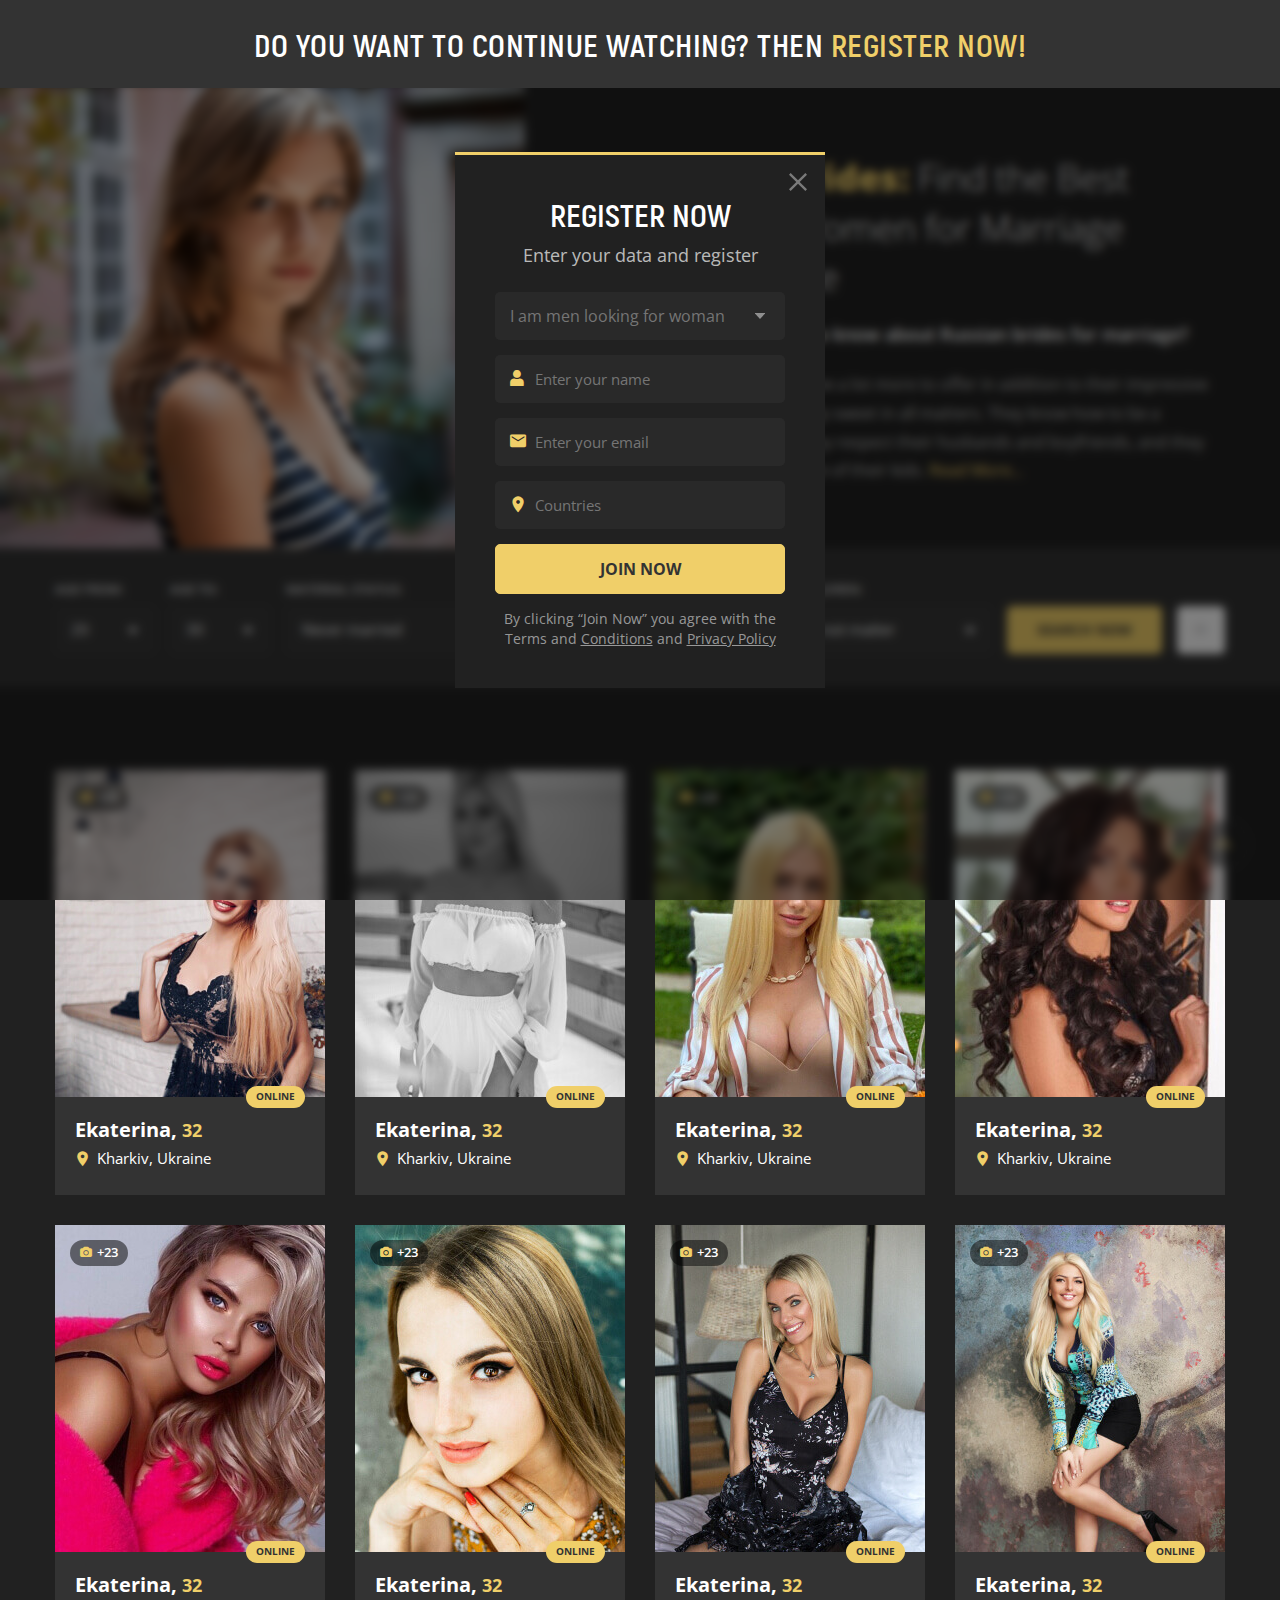
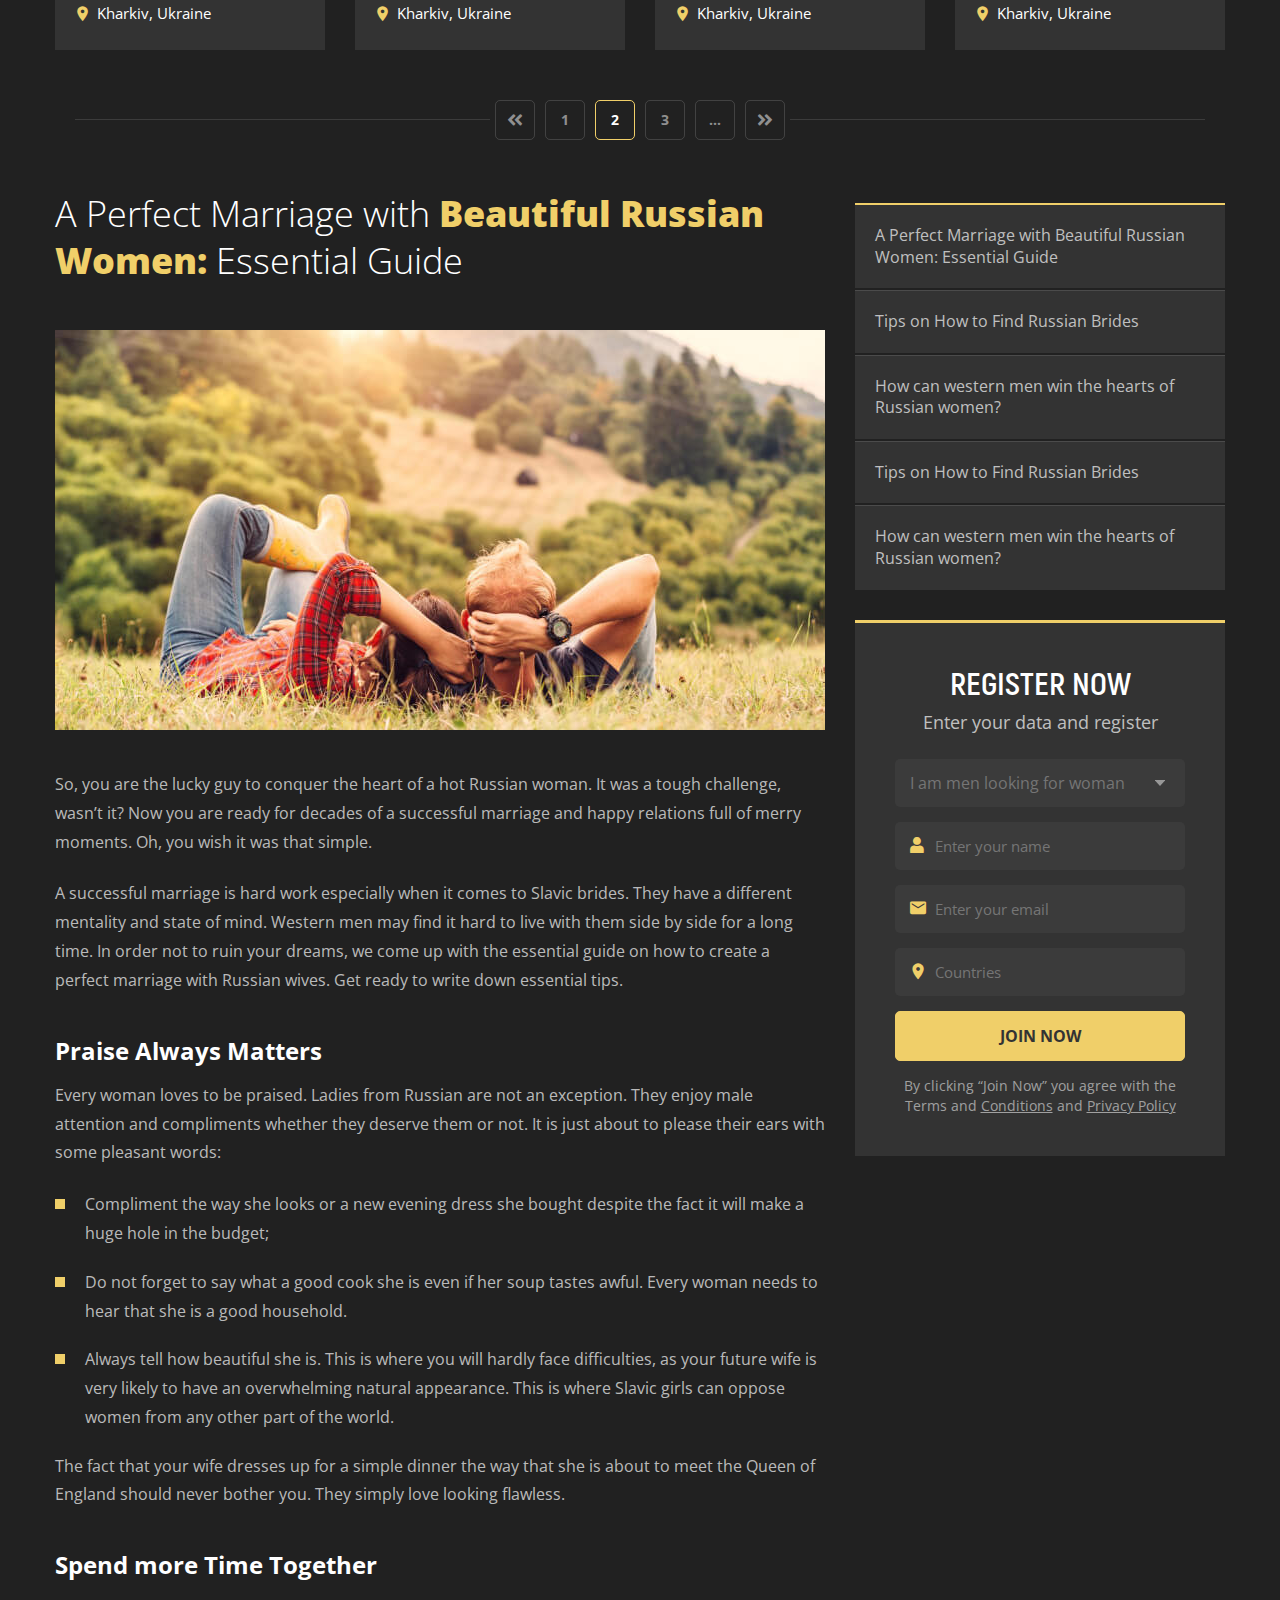
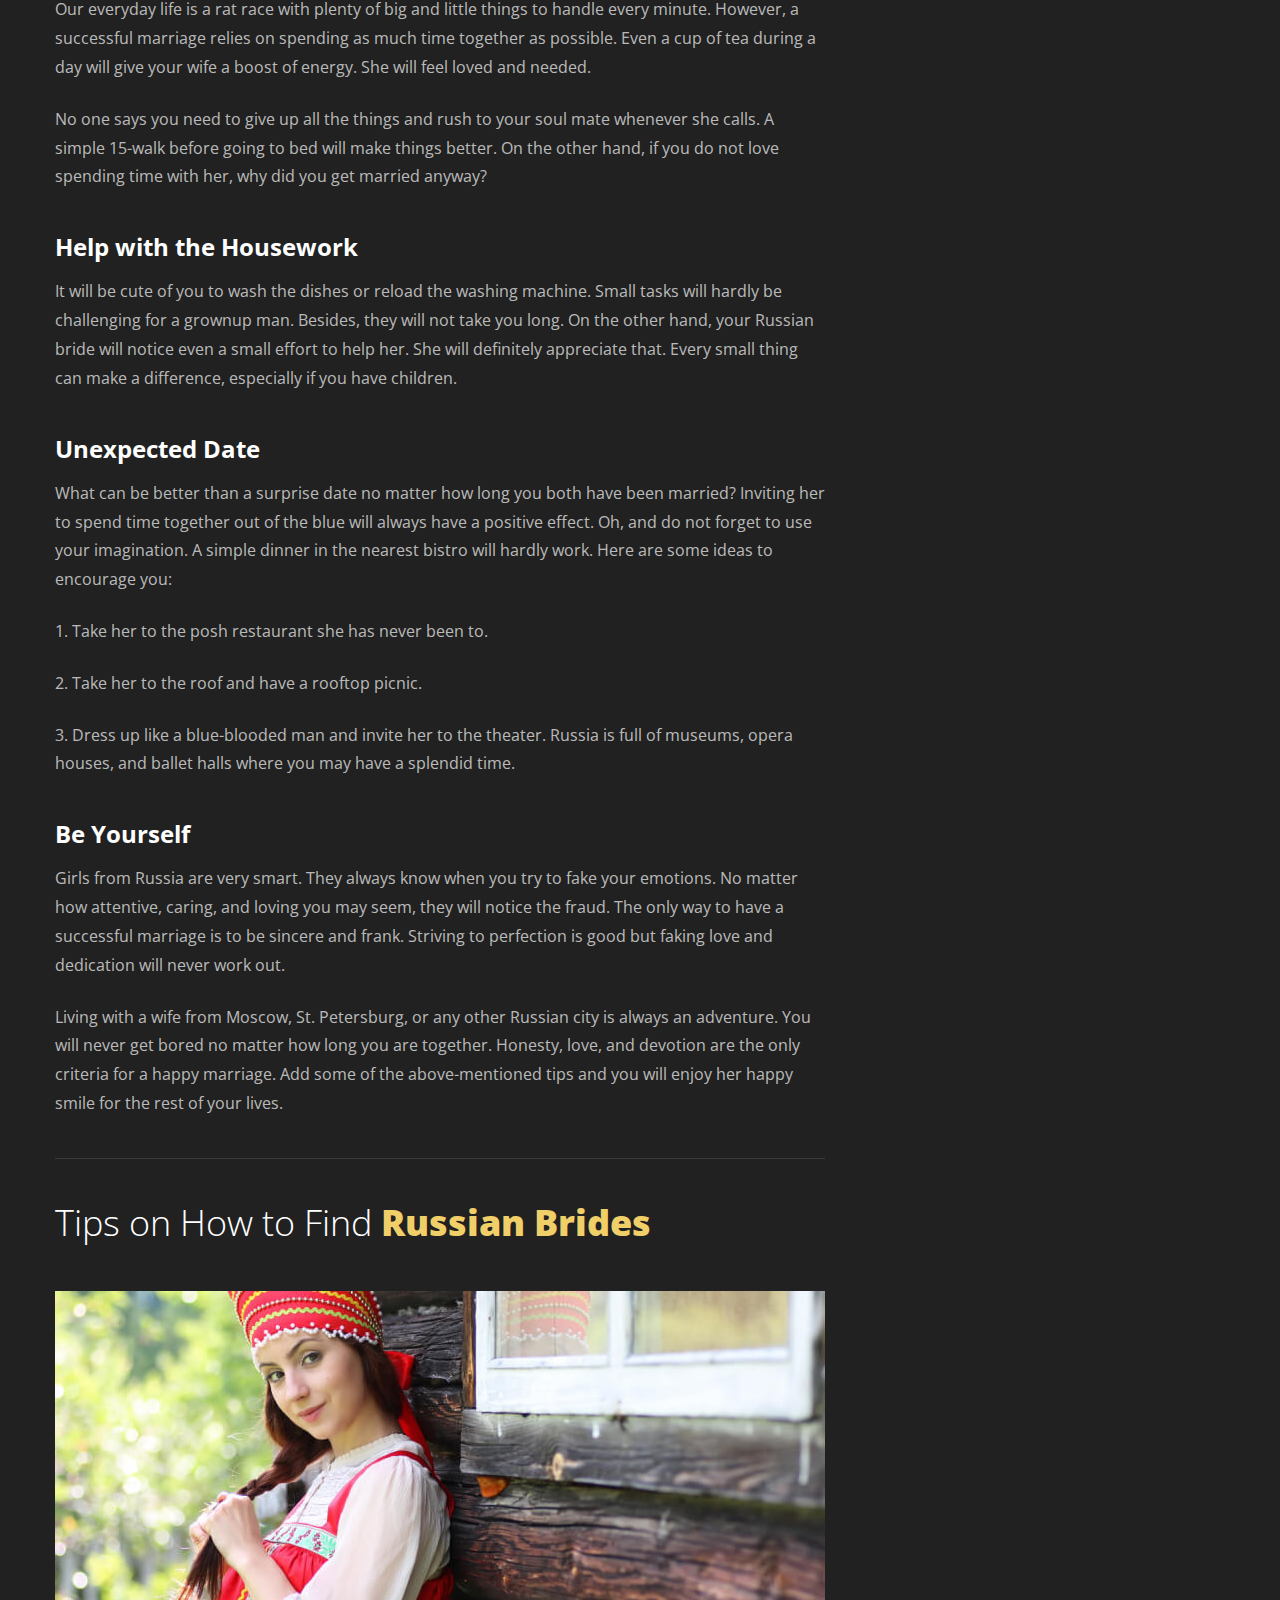
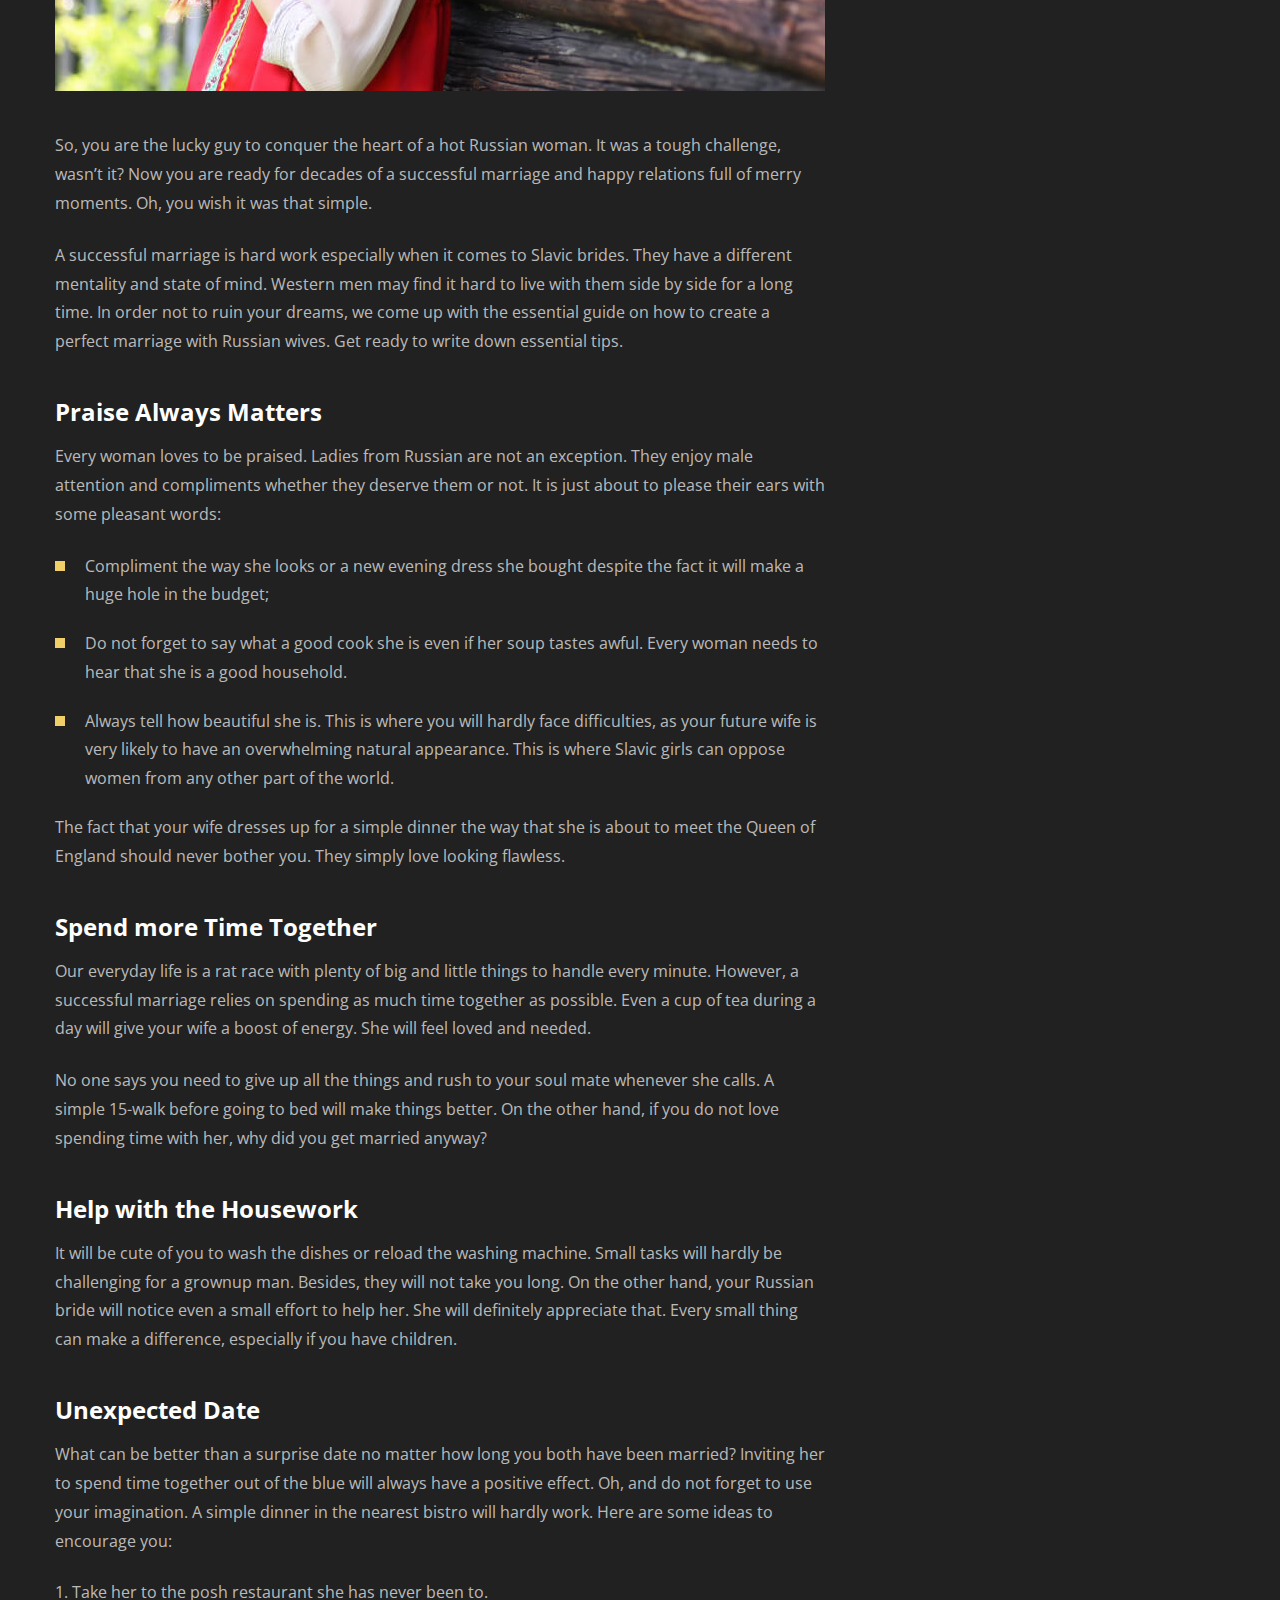
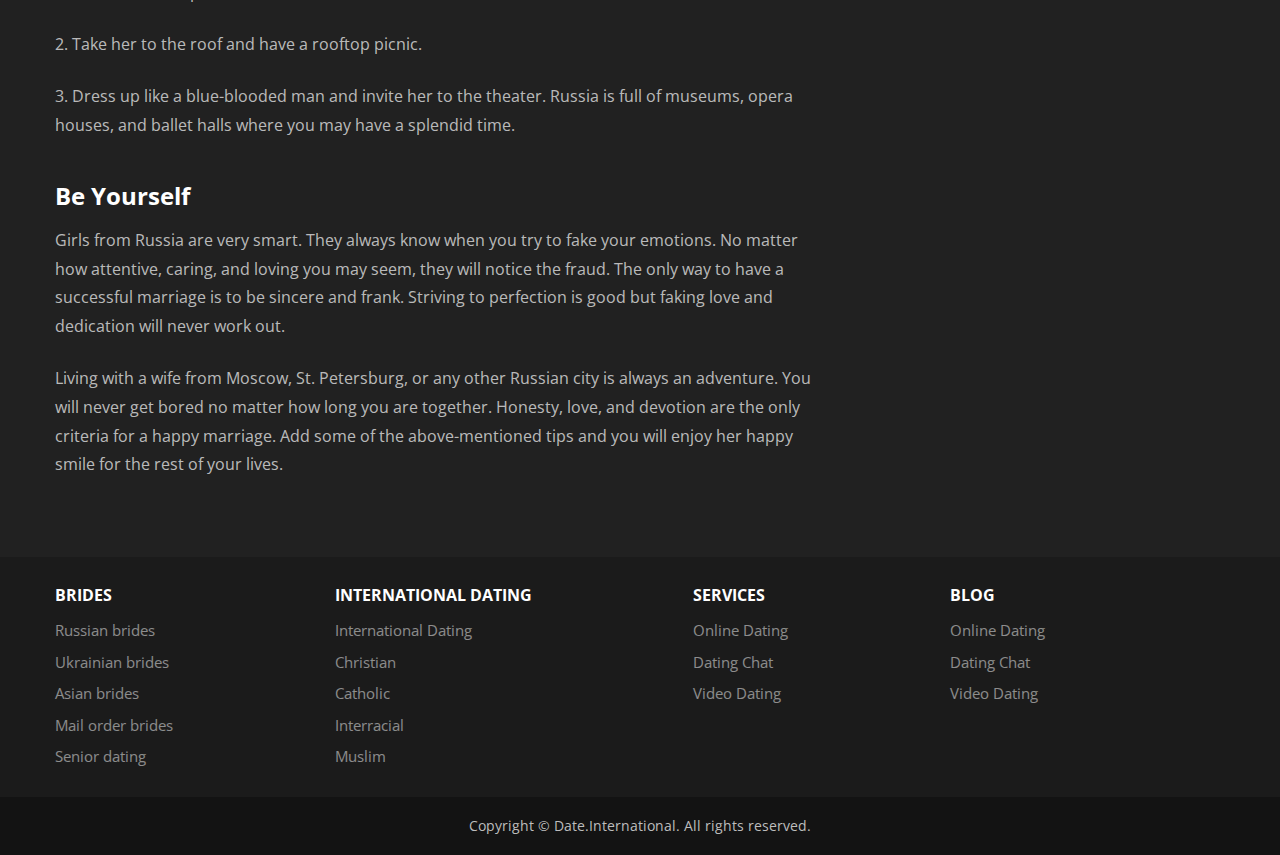
<file: content_info-message.html>
<!DOCTYPE html>
<html>

<head>
	<meta http-equiv="content-type" content="text/html; charset=utf-8" />
	<meta name="viewport" content="width=device-width, initial-scale=1.0" />
	<title>Home page</title>
	<link
		href="https://fonts.googleapis.com/css2?family=Open+Sans:ital,wght@0,300;0,400;0,600;0,700;0,800;1,300;1,400;1,600;1,700;1,800&display=swap"
		rel="stylesheet">
	<link href="css/jquery-ui.min.css" type="text/css" rel="stylesheet" />
	<link href="css/slick.css" type="text/css" rel="stylesheet" />
	<link href="css/slick-theme.css" type="text/css" rel="stylesheet" />
	<link href="css/jquery.fancybox.min.css" type="text/css" rel="stylesheet" />
	<link href="css/style.min.css" type="text/css" rel="stylesheet" />

</head>

<body>

	<div id="site" class="content-page">
		<div class="filter-sticky">
			<div class="filter-2">
				<div class="fixed">
					<form class="filter-body">
						<div class="filter-cell filter-age">
							<label class="fc-label">Age from:</label>
							<div class="fc-select">
								<select class="select">
									<option>20</option>
									<option>30</option>
									<option>40</option>
								</select>
							</div>
						</div>
						<div class="filter-cell filter-age">
							<label class="fc-label">Age to:</label>
							<div class="fc-select">
								<select class="select">
									<option>30</option>
									<option>40</option>
									<option>50</option>
								</select>
							</div>
						</div>
						<div class="filter-cell">
							<label class="fc-label">Material status:</label>
							<div class="fc-select">
								<select class="select">
									<option>Never married</option>
									<option>2</option>
									<option>3</option>
								</select>
							</div>
						</div>
						<div class="filter-cell">
							<label class="fc-label">Hair:</label>
							<div class="fc-select">
								<select class="select">
									<option>Blonde</option>
									<option>2</option>
									<option>3</option>
								</select>
							</div>
						</div>
						<div class="filter-cell">
							<label class="fc-label">Her children:</label>
							<div class="fc-select">
								<select class="select">
									<option>Does not matter</option>
									<option>2</option>
									<option>3</option>
								</select>
							</div>
						</div>
						<div class="filter-btn-block">
							<input class="filter-sub" type="submit" value="Search now">
							<a class="filter-plus" href="/"><span class="icon-plus"></span></a>
						</div>

					</form>

				</div>
			</div>
		</div>

		<header class="header">
			<div class="fixed">
				<div class="top-line">
					<a class="logo" href="./"><img src="images/logo.svg" alt="UA.Dating" /></a>
					<a class="btn-reg js-open-reg">Registration</a>
				</div>
			</div>
		</header>
		<div class="picture-left-block">
			<div class="fixed">
				<div class="plb-wrap">
					<div class="plb-pic"></div>
					<div>
						<h3><span>Hot Russian Brides:</span> Find the Best Single Russian Women for Marriage (2020) - LadaDate</h3>
						<h4>What are the things you need to know about Russian brides for marriage?</h4>
						<p>Russian women looking for men have a lot more to offer in addition to their impressive looks and charm. They are incredibly
							sweet in all matters. They know how to be a functional element of the family, they respect their husbands and boyfriends, and
							they are sincerely interested in the future of their kids. <a href="/">Read More...</a></p>
					</div>
				</div>
			</div>
		</div>

		<div class="filter-2">
			<div class="fixed">
				<form class="filter-body">
					<div class="filter-cell filter-age">
						<label class="fc-label">Age from:</label>
						<div class="fc-select">
							<select class="select">
								<option>20</option>
								<option>30</option>
								<option>40</option>
							</select>
						</div>
					</div>
					<div class="filter-cell filter-age">
						<label class="fc-label">Age to:</label>
						<div class="fc-select">
							<select class="select">
								<option>30</option>
								<option>40</option>
								<option>50</option>
							</select>
						</div>
					</div>
					<div class="filter-cell">
						<label class="fc-label">Material status:</label>
						<div class="fc-select">
							<select class="select">
								<option>Never married</option>
								<option>2</option>
								<option>3</option>
							</select>
						</div>
					</div>
					<div class="filter-cell">
						<label class="fc-label">Hair:</label>
						<div class="fc-select">
							<select class="select">
								<option>Blonde</option>
								<option>2</option>
								<option>3</option>
							</select>
						</div>
					</div>
					<div class="filter-cell">
						<label class="fc-label">Her children:</label>
						<div class="fc-select">
							<select class="select">
								<option>Does not matter</option>
								<option>2</option>
								<option>3</option>
							</select>
						</div>
					</div>
					<div class="filter-btn-block">
						<input class="filter-sub" type="submit" value="Search now">
						<a class="filter-plus" href="/"><span class="icon-plus"></span></a>
					</div>

				</form>

			</div>
		</div>

		<section class="first-block">
			<div class="fixed">

				<!-- profile-list -->
				<ul class="profile-list">
					<li class="pl-item">
						<a class="pl-link" href="./profile.html">
							<span class="pl-quantity-photo">+23</span>
							<img loading="lazy" src="images/photo_1.jpg" height="425" width="270" />
							<div class="pl-cont">
								<div class="pl-info">
									<span class="status-online">Online</span>
									<div class="pl-name">Ekaterina, <span>32</span></div>
									<div class="pl-location">Kharkiv, Ukraine</div>
								</div>
								<button type="button" class="pl-btn">View profile</button>
							</div>
						</a>
					</li>
					<li class="pl-item">
						<a class="pl-link" href="./profile.html">
							<span class="pl-quantity-photo">+23</span>
							<img loading="lazy" src="images/photo_2.jpg" height="425" width="270" />
							<div class="pl-cont">
								<div class="pl-info">
									<span class="status-online">Online</span>
									<div class="pl-name">Ekaterina, <span>32</span></div>
									<div class="pl-location">Kharkiv, Ukraine</div>
								</div>
								<button type="button" class="pl-btn">View profile</button>
							</div>
						</a>
					</li>
					<li class="pl-item">
						<a class="pl-link" href="./profile.html">
							<span class="pl-quantity-photo">+23</span>
							<img loading="lazy" src="images/photo_3.jpg" height="425" width="270" />
							<div class="pl-cont">
								<div class="pl-info">
									<span class="status-online">Online</span>
									<div class="pl-name">Ekaterina, <span>32</span></div>
									<div class="pl-location">Kharkiv, Ukraine</div>
								</div>
								<button type="button" class="pl-btn">View profile</button>
							</div>
						</a>
					</li>
					<li class="pl-item">
						<a class="pl-link" href="./profile.html">
							<span class="pl-quantity-photo">+23</span>
							<img loading="lazy" src="images/photo_4.jpg" height="425" width="270" />
							<div class="pl-cont">
								<div class="pl-info">
									<span class="status-online">Online</span>
									<div class="pl-name">Ekaterina, <span>32</span></div>
									<div class="pl-location">Kharkiv, Ukraine</div>
								</div>
								<button type="button" class="pl-btn">View profile</button>
							</div>
						</a>

					</li>
					<li class="pl-item">
						<a class="pl-link" href="./profile.html">
							<span class="pl-quantity-photo">+23</span>
							<img loading="lazy" src="images/photo_5.jpg" height="425" width="270" />
							<div class="pl-cont">
								<div class="pl-info">
									<span class="status-online">Online</span>
									<div class="pl-name">Ekaterina, <span>32</span></div>
									<div class="pl-location">Kharkiv, Ukraine</div>
								</div>
								<button type="button" class="pl-btn">View profile</button>
							</div>
						</a>
					</li>
					<li class="pl-item">
						<a class="pl-link" href="./profile.html">
							<span class="pl-quantity-photo">+23</span>
							<img loading="lazy" src="images/photo_6.jpg" height="425" width="270" />
							<div class="pl-cont">
								<div class="pl-info">
									<span class="status-online">Online</span>
									<div class="pl-name">Ekaterina, <span>32</span></div>
									<div class="pl-location">Kharkiv, Ukraine</div>
								</div>
								<button type="button" class="pl-btn">View profile</button>
							</div>
						</a>
					</li>
					<li class="pl-item">
						<a class="pl-link" href="./profile.html">
							<span class="pl-quantity-photo">+23</span>
							<img loading="lazy" src="images/photo_7.jpg" height="425" width="270" />
							<div class="pl-cont">
								<div class="pl-info">
									<span class="status-online">Online</span>
									<div class="pl-name">Ekaterina, <span>32</span></div>
									<div class="pl-location">Kharkiv, Ukraine</div>
								</div>
								<button type="button" class="pl-btn">View profile</button>
							</div>
						</a>
					</li>
					<li class="pl-item">
						<a class="pl-link" href="./profile.html">
							<span class="pl-quantity-photo">+23</span>
							<img loading="lazy" src="images/photo_8.jpg" height="425" width="270" />
							<div class="pl-cont">
								<div class="pl-info">
									<span class="status-online">Online</span>
									<div class="pl-name">Ekaterina, <span>32</span></div>
									<div class="pl-location">Kharkiv, Ukraine</div>
								</div>
								<button type="button" class="pl-btn">View profile</button>
							</div>
						</a>
					</li>
				</ul>
				<!-- / . profile-list -->
				<div class="pagination-links">
					<a class="prev page-numbers" href="/"></a>
					<a class="page-numbers" href="/">1</a>
					<span aria-current="page" class="page-numbers current">2</span>
					<a class="page-numbers" href="/">3</a>
					<span class="page-numbers dots">…</span>
					<a class="next page-numbers" href="/"></a>
				</div>

				<div class="article">
					<div class="article-left">
						<h2 class="title-cont">A Perfect Marriage with <span>Beautiful Russian Women:</span> Essential Guide</h2>
						<div class="article-pic"><img src="images/article-pic_1.jpg" height="400" width="770" alt="" /></div>
						<p>So, you are the lucky guy to conquer the heart of a hot Russian woman. It was a tough challenge, wasn’t it? Now you are ready
							for decades of a successful marriage and happy relations full of merry moments. Oh, you wish it was that simple.</p>
						<p>A successful marriage is hard work especially when it comes to Slavic brides. They have a different mentality and state of
							mind. Western men may find it hard to live with them side by side for a long time. In order not to ruin your dreams, we come
							up with the essential guide on how to create a perfect marriage with Russian wives. Get ready to write down essential tips.
						</p>
						<h4>Praise Always Matters</h4>
						<p>Every woman loves to be praised. Ladies from Russian are not an exception. They enjoy male attention and compliments whether
							they deserve them or not. It is just about to please their ears with some pleasant words:</p>
						<ul>
							<li>Compliment the way she looks or a new evening dress she bought despite the fact it will make a huge hole in the budget;
							</li>
							<li>Do not forget to say what a good cook she is even if her soup tastes awful. Every woman needs to hear that she is a good
								household.</li>
							<li>Always tell how beautiful she is. This is where you will hardly face difficulties, as your future wife is very likely to
								have an overwhelming natural appearance. This is where Slavic girls can oppose women from any other part of the world.</li>
						</ul>
						<p>The fact that your wife dresses up for a simple dinner the way that she is about to meet the Queen of England should never
							bother you. They simply love looking flawless.</p>
						<h4>Spend more Time Together</h4>
						<p>Our everyday life is a rat race with plenty of big and little things to handle every minute. However, a successful marriage
							relies on spending as much time together as possible. Even a cup of tea during a day will give your wife a boost of energy.
							She will feel loved and needed.</p>
						<p>No one says you need to give up all the things and rush to your soul mate whenever she calls. A simple 15-walk before going
							to bed will make things better. On the other hand, if you do not love spending time with her, why did you get married anyway?
						</p>
						<h4>Help with the Housework</h4>
						<p>It will be cute of you to wash the dishes or reload the washing machine. Small tasks will hardly be challenging for a grownup
							man. Besides, they will not take you long. On the other hand, your Russian bride will notice even a small effort to help her.
							She will definitely appreciate that. Every small thing can make a difference, especially if you have children.</p>
						<h4>Unexpected Date</h4>
						<p>What can be better than a surprise date no matter how long you both have been married? Inviting her to spend time together
							out of the blue will always have a positive effect. Oh, and do not forget to use your imagination. A simple dinner in the
							nearest bistro will hardly work. Here are some ideas to encourage you:</p>
						<p>1. Take her to the posh restaurant she has never been to.</p>
						<p>2. Take her to the roof and have a rooftop picnic.</p>
						<p>3. Dress up like a blue-blooded man and invite her to the theater. Russia is full of museums, opera houses, and ballet halls
							where you may have a splendid time.</p>
						<h4>Be Yourself</h4>
						<p>Girls from Russia are very smart. They always know when you try to fake your emotions. No matter how attentive, caring, and
							loving you may seem, they will notice the fraud. The only way to have a successful marriage is to be sincere and frank.
							Striving to perfection is good but faking love and dedication will never work out.</p>
						<p>Living with a wife from Moscow, St. Petersburg, or any other Russian city is always an adventure. You will never get bored no
							matter how long you are together. Honesty, love, and devotion are the only criteria for a happy marriage. Add some of the
							above-mentioned tips and you will enjoy her happy smile for the rest of your lives.</p>

						<div class="separator"></div>

						<h2 class="title-cont">Tips on How to Find <span>Russian Brides</span></h2>
						<div class="article-pic"><img src="images/article-pic_2.jpg" height="400" width="770" alt="" /></div>
						<p>So, you are the lucky guy to conquer the heart of a hot Russian woman. It was a tough challenge, wasn’t it? Now you are ready
							for decades of a successful marriage and happy relations full of merry moments. Oh, you wish it was that simple.</p>
						<p>A successful marriage is hard work especially when it comes to Slavic brides. They have a different mentality and state of
							mind. Western men may find it hard to live with them side by side for a long time. In order not to ruin your dreams, we come
							up with the essential guide on how to create a perfect marriage with Russian wives. Get ready to write down essential tips.
						</p>
						<h4>Praise Always Matters</h4>
						<p>Every woman loves to be praised. Ladies from Russian are not an exception. They enjoy male attention and compliments whether
							they deserve them or not. It is just about to please their ears with some pleasant words:</p>
						<ul>
							<li>Compliment the way she looks or a new evening dress she bought despite the fact it will make a huge hole in the budget;
							</li>
							<li>Do not forget to say what a good cook she is even if her soup tastes awful. Every woman needs to hear that she is a good
								household.</li>
							<li>Always tell how beautiful she is. This is where you will hardly face difficulties, as your future wife is very likely to
								have an overwhelming natural appearance. This is where Slavic girls can oppose women from any other part of the world.</li>
						</ul>
						<p>The fact that your wife dresses up for a simple dinner the way that she is about to meet the Queen of England should never
							bother you. They simply love looking flawless.</p>
						<h4>Spend more Time Together</h4>
						<p>Our everyday life is a rat race with plenty of big and little things to handle every minute. However, a successful marriage
							relies on spending as much time together as possible. Even a cup of tea during a day will give your wife a boost of energy.
							She will feel loved and needed.</p>
						<p>No one says you need to give up all the things and rush to your soul mate whenever she calls. A simple 15-walk before going
							to bed will make things better. On the other hand, if you do not love spending time with her, why did you get married anyway?
						</p>
						<h4>Help with the Housework</h4>
						<p>It will be cute of you to wash the dishes or reload the washing machine. Small tasks will hardly be challenging for a grownup
							man. Besides, they will not take you long. On the other hand, your Russian bride will notice even a small effort to help her.
							She will definitely appreciate that. Every small thing can make a difference, especially if you have children.</p>
						<h4>Unexpected Date</h4>
						<p>What can be better than a surprise date no matter how long you both have been married? Inviting her to spend time together
							out of the blue will always have a positive effect. Oh, and do not forget to use your imagination. A simple dinner in the
							nearest bistro will hardly work. Here are some ideas to encourage you:</p>
						<p>1. Take her to the posh restaurant she has never been to.</p>
						<p>2. Take her to the roof and have a rooftop picnic.</p>
						<p>3. Dress up like a blue-blooded man and invite her to the theater. Russia is full of museums, opera houses, and ballet halls
							where you may have a splendid time.</p>
						<h4>Be Yourself</h4>
						<p>Girls from Russia are very smart. They always know when you try to fake your emotions. No matter how attentive, caring, and
							loving you may seem, they will notice the fraud. The only way to have a successful marriage is to be sincere and frank.
							Striving to perfection is good but faking love and dedication will never work out.</p>
						<p>Living with a wife from Moscow, St. Petersburg, or any other Russian city is always an adventure. You will never get bored no
							matter how long you are together. Honesty, love, and devotion are the only criteria for a happy marriage. Add some of the
							above-mentioned tips and you will enjoy her happy smile for the rest of your lives.</p>
					</div>
					<div class="article-right">
						<div class="nav-sidebar">
							<ul class="nav-links">
								<li><a href="/">A Perfect Marriage with Beautiful Russian Women: Essential Guide</a></li>
								<li><a href="/">Tips on How to Find Russian Brides</a></li>
								<li><a href="/">How can western men win the hearts of Russian women?</a></li>
								<li><a href="/">Tips on How to Find Russian Brides</a></li>
								<li><a href="/">How can western men win the hearts of Russian women?</a></li>
							</ul>
							<form action="" class="reg-form">
								<h3 class="rf-title">Register Now</h3>
								<div class="rf-text">Enter your data and register</div>
								<div class="rf-body">
									<div class="custom-select select-looking">
										<input type="text" name="looking" class="custom-select__input" placeholder="I am men looking for woman" readonly="">
										<div class="custom-select__options">
											<div class="custom-select__option" data-value="gender-looking">I am men looking for woman</div>
											<div class="custom-select__option" data-value="gender-looking">I am woman looking for men</div>
											<div class="custom-select__option" data-value="gender-looking">I am men looking for men</div>
											<div class="custom-select__option" data-value="gender-looking">I am woman looking for woman</div>
										</div>
									</div>
									<div class="rf-row">
										<span class="rf-icon"><span class="icon-user"></span></span>
										<input class="rf-text-field" type="text" placeholder="Enter your name" autocomplete="off">
									</div>
									<div class="rf-row">
										<span class="rf-icon"><span class="icon-email"></span></span>
										<input class="rf-text-field" type="text" placeholder="Enter your email" autocomplete="off">
									</div>
									<div class="rf-row">
										<span class="rf-icon"><span class="icon-location"></span></span>
										<input class="rf-text-field typeahead" type="text" placeholder="Countries" autocomplete="off">
									</div>
									<div class="rf-row">
										<button class="btn rf-sub" type="submit"><span>Join now</span></button>
									</div>
									<div class="privacy-policy">By clicking “Join Now” you agree with the Terms and <a href="/">Conditions</a> and <a
											href="/">Privacy
											Policy</a></div>
								</div>
							</form>
						</div>
					</div>
				</div>
			</div>


		</section>

		<footer class="footer">
			<div class="footer-body">
				<span class="scrollup"></span>
				<div class="fixed">
					<div class="footer-section-block">
						<div class="footer-section">
							<h3>Brides</h3>
							<ul>
								<li><a href="/">Russian brides</a></li>
								<li><a href="/">Ukrainian brides</a></li>
								<li><a href="/">Asian brides</a></li>
								<li><a href="/">Mail order brides</a></li>
								<li><a href="/">Senior dating</a></li>
							</ul>
						</div>
						<div class="footer-section">
							<h3>international dating</h3>
							<ul>
								<li><a href="/">International Dating</a></li>
								<li><a href="/">Christian</a></li>
								<li><a href="/">Catholic</a></li>
								<li><a href="/">Interracial</a></li>
								<li><a href="/">Muslim</a></li>
							</ul>
						</div>
						<div class="footer-section">
							<h3>services</h3>
							<ul>
								<li><a href="/">Online Dating</a></li>
								<li><a href="/">Dating Chat</a></li>
								<li><a href="/">Video Dating</a></li>
							</ul>
						</div>
						<div class="footer-section">
							<h3>Blog</h3>
							<ul>
								<li><a href="/">Online Dating</a></li>
								<li><a href="/">Dating Chat</a></li>
								<li><a href="/">Video Dating</a></li>
							</ul>
						</div>
					</div>
				</div>
				<div class="bottom-line">
					<div class="fixed">
						<div class="copyright">Copyright © Date.International. All rights reserved.</div>
					</div>
				</div>
			</div>
		</footer>
	</div>

	<!----------- Modal Register Form ------------->
	<div class="modals modals-reg">
		<div class="modals__overlay">
			<div class="modals__content">
				<div class="modals__close"></div>
				<form action="" class="reg-form">
					<h3 class="rf-title">Register Now</h3>
					<div class="rf-text">Enter your data and register</div>
					<div class="rf-body">
						<div class="custom-select select-looking">
							<input type="text" name="looking" class="custom-select__input" placeholder="I am men looking for woman" readonly="">
							<div class="custom-select__options">
								<div class="custom-select__option" data-value="gender-looking">I am men looking for woman</div>
								<div class="custom-select__option" data-value="gender-looking">I am woman looking for men</div>
								<div class="custom-select__option" data-value="gender-looking">I am men looking for men</div>
								<div class="custom-select__option" data-value="gender-looking">I am woman looking for woman</div>
							</div>
						</div>
						<div class="rf-row">
							<span class="rf-icon"><span class="icon-user"></span></span>
							<input class="rf-text-field" type="text" placeholder="Enter your name" autocomplete="off">
						</div>
						<div class="rf-row">
							<span class="rf-icon"><span class="icon-email"></span></span>
							<input class="rf-text-field" type="text" placeholder="Enter your email" autocomplete="off">
						</div>
						<div class="rf-row">
							<span class="rf-icon"><span class="icon-location"></span></span>
							<input class="rf-text-field typeahead" type="text" placeholder="Countries" autocomplete="off">
						</div>
						<div class="rf-row">
							<button class="btn rf-sub" type="submit"><span>Join now</span></button>
						</div>
						<div class="privacy-policy">By clicking “Join Now” you agree with the Terms and <a href="/">Conditions</a> and <a
								href="/">Privacy
								Policy</a></div>
					</div>
				</form>
			</div>
		</div>
	</div>
	<!----------- Modal Register Form ------------->

	<!----------- Modal Register Form + Info Message ------------->
	<div class="modal-message is-active">
		<div class="modal-message__overlay">
			<div class="modal-message__content">

				<!-- info-message -->
				<div class="info-message">
					<h3 class="info-message__title">Do you want to continue watching? Then <span>Register Now!</span></h3>
				</div>
				<!-- / .info-message -->

				<!-- reg-form -->
				<form action="" class="reg-form">
					<div class="modals__close modal-message__close"></div>
					<h3 class="rf-title">Register Now</h3>
					<div class="rf-text">Enter your data and register</div>
					<div class="rf-body">
						<div class="custom-select select-looking">
							<input type="text" name="looking" class="custom-select__input" placeholder="I am men looking for woman" readonly="">
							<div class="custom-select__options">
								<div class="custom-select__option" data-value="gender-looking">I am men looking for woman</div>
								<div class="custom-select__option" data-value="gender-looking">I am woman looking for men</div>
								<div class="custom-select__option" data-value="gender-looking">I am men looking for men</div>
								<div class="custom-select__option" data-value="gender-looking">I am woman looking for woman</div>
							</div>
						</div>
						<div class="rf-row">
							<span class="rf-icon"><span class="icon-user"></span></span>
							<input class="rf-text-field" type="text" placeholder="Enter your name" autocomplete="off">
						</div>
						<div class="rf-row">
							<span class="rf-icon"><span class="icon-email"></span></span>
							<input class="rf-text-field" type="text" placeholder="Enter your email" autocomplete="off">
						</div>
						<div class="rf-row">
							<span class="rf-icon"><span class="icon-location"></span></span>
							<input class="rf-text-field typeahead" type="text" placeholder="Countries" autocomplete="off">
						</div>
						<div class="rf-row">
							<button class="btn rf-sub" type="submit"><span>Join now</span></button>
						</div>
						<div class="privacy-policy">By clicking “Join Now” you agree with the Terms and <a href="/">Conditions</a> and <a
								href="/">Privacy
								Policy</a></div>
					</div>
				</form>
				<!-- / .reg-form -->

			</div>
		</div>
	</div>
	<!----------- Modal Register Form + Info Message ------------->

	<script defer src="https://ajax.googleapis.com/ajax/libs/jquery/1.12.4/jquery.min.js"></script>
	<script defer src="js/jquery-ui.min.js"></script>
	<script defer src="js/typeahead.bundle.min.js"></script>
	<script defer src="js/slick.min.js"></script>
	<script defer src="js/jquery.fancybox.min.js"></script>
	<script defer src="js/modals.js"></script>
	<script defer src="js/main.js"></script>


	<script>
		/* ------------------- Модалка с уведомлением и формой регистрации -------------------- */
		const modalMessage = document.querySelector('.modal-message');
		const modalMessageClose = document.querySelector('.modal-message__close');
		const modalMessageContent = document.querySelector('.modal-message__content');
		const body = document.querySelector('body');

		// Если модалка открыта, то запрещаем прокрутку body
		if (modalMessage.classList.contains('is-active')) {
			body.style.overflow = 'hidden';
		}

		// Закрытие модалки modal-message
		modalMessageClose.addEventListener('click', () => {
			modalMessage.classList.remove('is-active');
			body.style.overflow = '';
		});

		// Закрытие по .modal-message__content
		modalMessageContent.addEventListener('click', (e) => {
			const isOverlayClick = e.target === modalMessageContent;
			if (isOverlayClick) {
				modalMessage.classList.remove('is-active');
				body.style.overflow = '';
			}
		});
	</script>
</body>

</html>
</file>
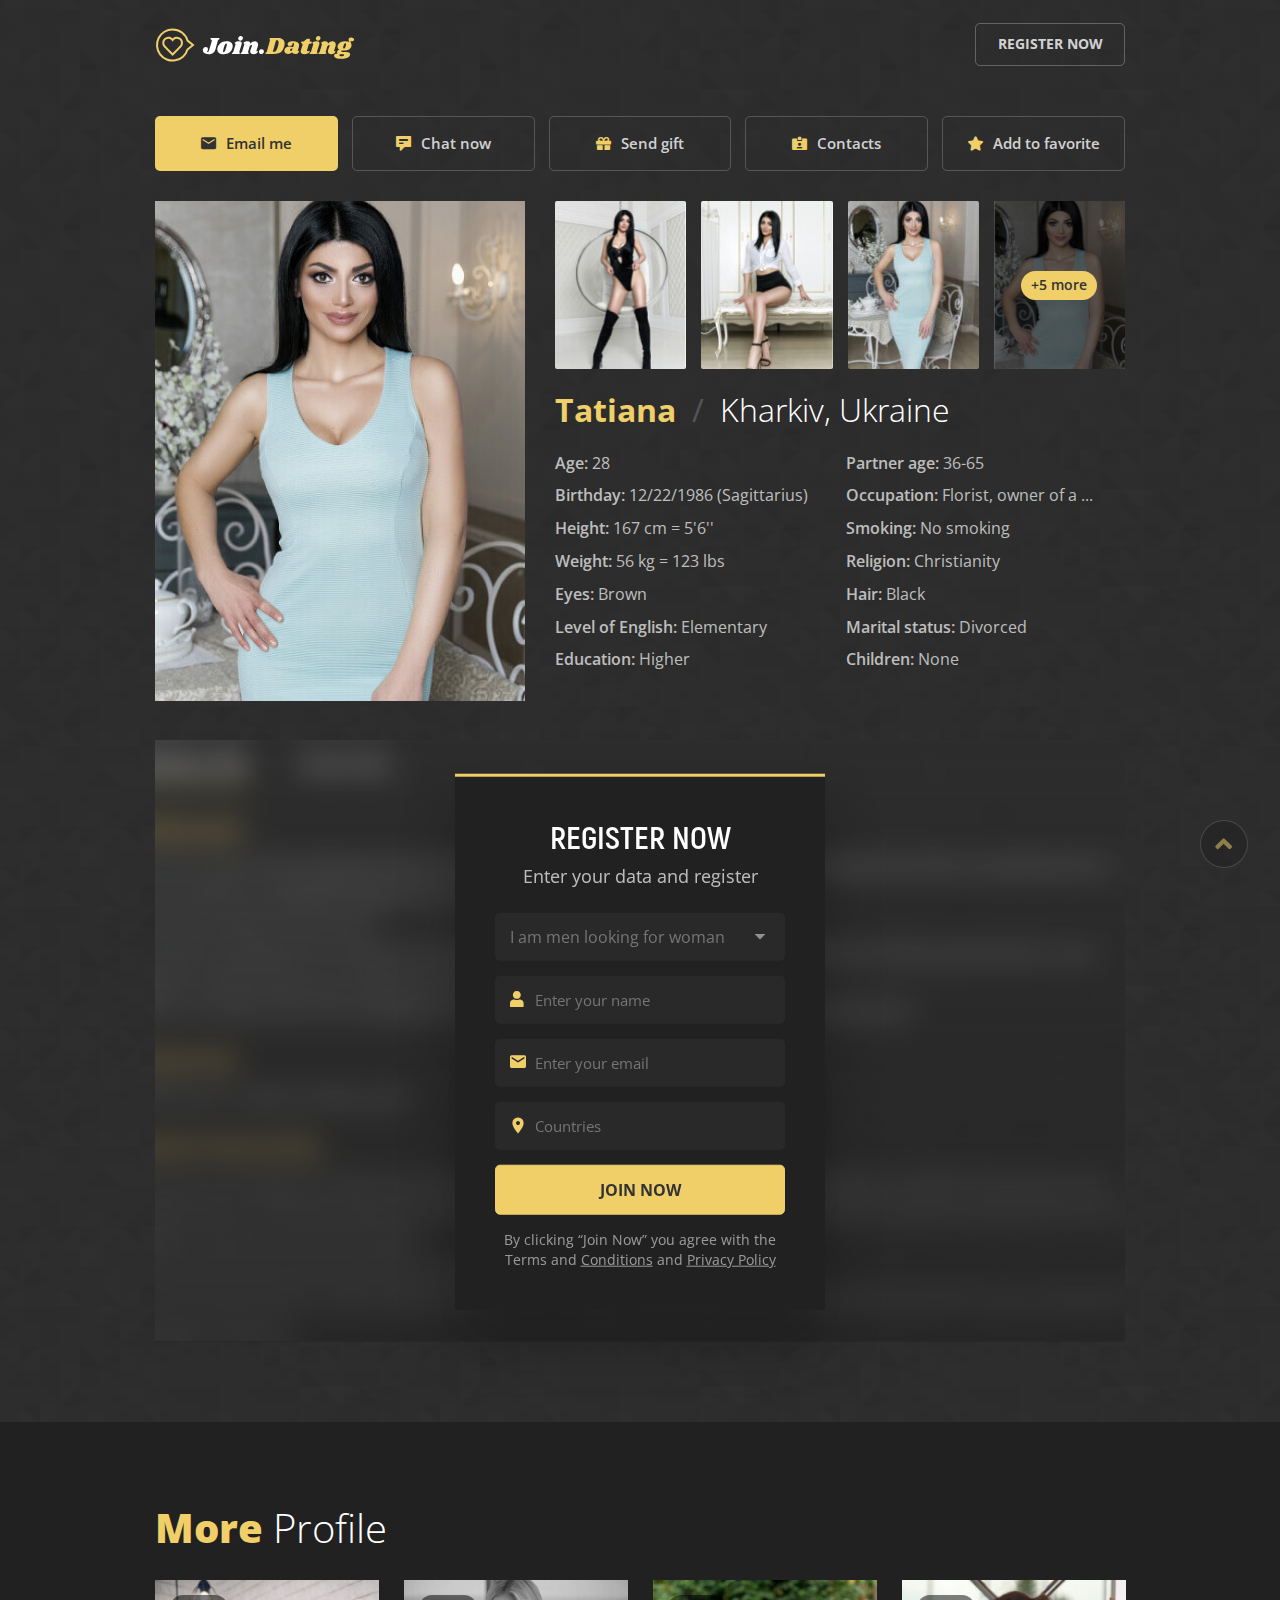
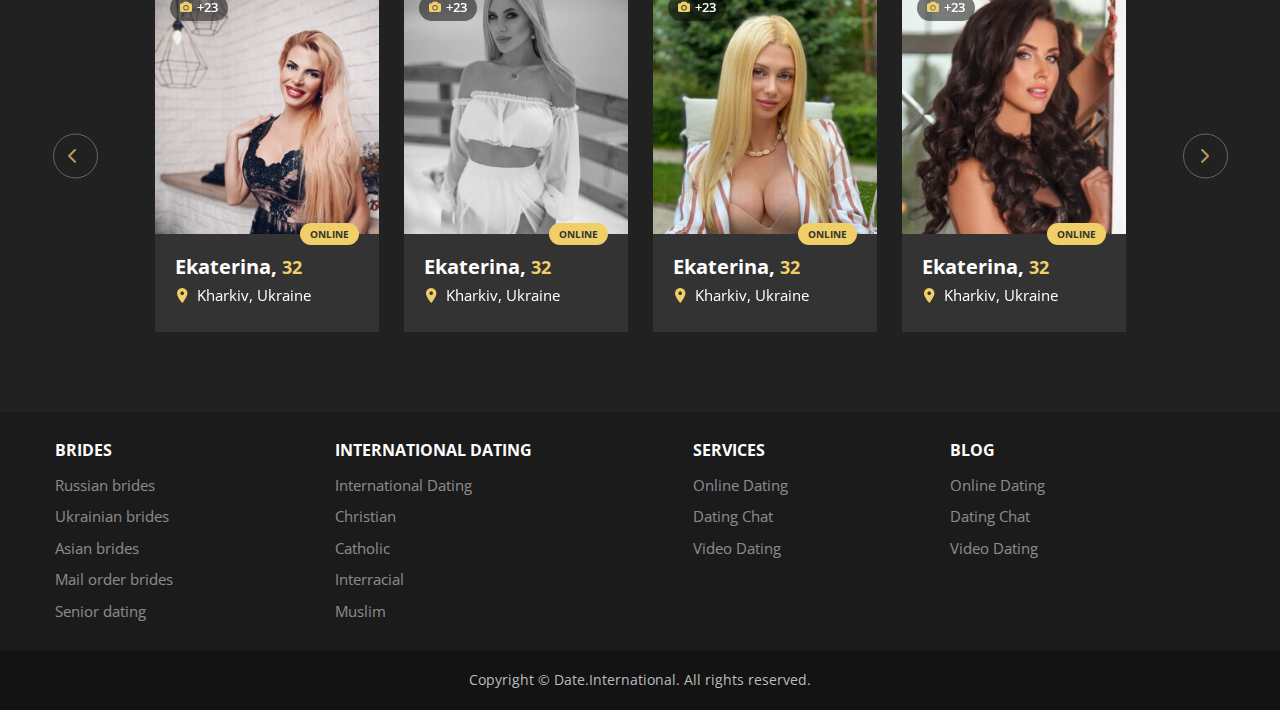
<file: profile.html>
<!DOCTYPE html>
<html>

<head>
	<meta http-equiv="content-type" content="text/html; charset=utf-8" />
	<meta name="viewport" content="width=device-width, initial-scale=1.0" />
	<title>Home page</title>
	<link
		href="https://fonts.googleapis.com/css2?family=Open+Sans:ital,wght@0,300;0,400;0,600;0,700;0,800;1,300;1,400;1,600;1,700;1,800&display=swap"
		rel="stylesheet">
	<link href="css/jquery-ui.min.css" type="text/css" rel="stylesheet" />
	<link href="css/slick.css" type="text/css" rel="stylesheet" />
	<link href="css/slick-theme.css" type="text/css" rel="stylesheet" />
	<link href="css/jquery.fancybox.min.css" type="text/css" rel="stylesheet" />
	<link href="css/style.min.css" type="text/css" rel="stylesheet" />

</head>

<body>

	<div id="site">
		<header class="header">
			<div class="fixed">
				<div class="fixed_2">
					<div class="top-line">
						<a class="logo" href="./"><img src="images/logo.svg" alt="UA.Dating" /></a>
						<a class="btn-reg" href="#reg-form"><span>Register now</span></a>
					</div>
				</div>
			</div>
		</header>

		<section class="section_1">
			<div class="fixed">
				<div class="fixed_2">
					<ul class="pb-menu">
						<li class="active js-open-letter">
							<a class="pb-item">
								<span class="pb-item-icon icon-email"></span>
								<span class="pb-item-text anim-blink">Email me</span>
							</a>
						</li>
						<li>
							<a class="pb-item" href="#reg-form">
								<span class="pb-item-icon icon-chat"></span>
								<span class="pb-item-text">Chat now</span>
							</a>
						</li>
						<li>
							<a class="pb-item" href="#reg-form">
								<span class="pb-item-icon icon-gift"></span>
								<span class="pb-item-text">Send gift</span>
							</a>
						</li>
						<li>
							<a class="pb-item" href="#reg-form">
								<span class="pb-item-icon icon-prof"></span>
								<span class="pb-item-text">Contacts</span>
							</a>
						</li>
						<li>
							<a class="pb-item" href="#reg-form"><span class="pb-item-icon icon-star"></span>
								<span class="pb-item-text">Add to favorite</span>
							</a>
						</li>
					</ul>

					<div class="pb-flex">
						<div class="pb-pic-block">
							<img src="images/photo_profile_1.jpg" height="500" width="370" alt="" />
						</div>
						<div class="profile-cont">
							<div class="photo-gallery">
								<div class="pg-item" style="background-image: url('images/pg-1.jpg')">
									<a class="pg-zoom" data-fancybox="pg-gallery" href="images/pg-1_big.jpg">
										<span class="icon-view"></span>
									</a>
								</div>
								<div class="pg-item" style="background-image: url('images/pg-2.jpg')">
									<a class="pg-zoom" data-fancybox="pg-gallery" href="images/pg-2_big.jpg">
										<span class="icon-view"></span>
									</a>
								</div>
								<div class="pg-item" style="background-image: url('images/pg-3.jpg')">
									<a class="pg-zoom" data-fancybox="pg-gallery" href="images/pg-3_big.jpg">
										<span class="icon-view"></span>
									</a>
								</div>
								<div class="pg-item" style="background-image: url('images/pg-4.jpg')">
									<a class="pg-zoom" data-fancybox="pg-gallery" href="images/pg-4_big.jpg">
										<span class="icon-view"></span>
									</a>
									<a class="more-photo" href="#reg-form">
										<span>+5 more</span>
									</a>
								</div>
							</div>
							<div class="pc-info"> <span>Tatiana</span><b>&ensp;/&ensp;</b>Kharkiv, Ukraine</div>

							<div class="pc-data-block">
								<p><span>Age:</span> 28</p>
								<p><span>Birthday:</span> 12/22/1986 (Sagittarius)</p>
								<p><span>Height:</span> 167 cm = 5'6''</p>
								<p><span>Weight:</span> 56 kg = 123 lbs</p>
								<p><span>Eyes:</span> Brown</p>
								<p><span>Level of English:</span> Elementary</p>
								<p><span>Education:</span> Higher</p>
								<p><span>Partner age:</span> 36-65</p>
								<p><span>Occupation:</span> Florist, owner of a ...</p>
								<p><span>Smoking:</span> No smoking</p>
								<p><span>Religion:</span> Christianity</p>
								<p><span>Hair:</span> Black</p>
								<p><span>Marital status:</span> Divorced</p>
								<p><span>Children:</span> None</p>
							</div>

						</div>
					</div>


					<div class="tabs" id="reg-form">
						<!-- Registration -->
						<div class="register-block">
							<form action="" class="popup popup-reg" style="display: block;">
								<h3 class="rf-title">Register Now</h3>
								<div class="rf-text">Enter your data and register</div>
								<div class="rf-body">
									<div class="custom-select select-looking">
										<input type="text" name="looking" class="custom-select__input" placeholder="I am men looking for woman" readonly="">
										<div class="custom-select__options">
											<div class="custom-select__option" data-value="gender-looking">I am men looking for woman</div>
											<div class="custom-select__option" data-value="gender-looking">I am woman looking for men</div>
											<div class="custom-select__option" data-value="gender-looking">I am men looking for men</div>
											<div class="custom-select__option" data-value="gender-looking">I am woman looking for woman</div>
										</div>
									</div>
									<div class="rf-row">
										<span class="rf-icon"><span class="icon-user"></span></span>
										<input class="rf-text-field" type="text" placeholder="Enter your name">
									</div>
									<div class="rf-row">
										<span class="rf-icon"><span class="icon-email"></span></span>
										<input class="rf-text-field" type="text" placeholder="Enter your email">
									</div>
									<div class="rf-row">
										<span class="rf-icon"><span class="icon-location"></span></span>
										<input class="rf-text-field typeahead" type="text" placeholder="Countries">
									</div>
									<div class="rf-row">
										<button class="btn rf-sub" type="submit"><span>Join now</span></button>
									</div>
									<div class="privacy-policy">By clicking “Join Now” you agree with the Terms and <a href="/">Conditions</a> and <a
											href="/">Privacy
											Policy</a></div>
								</div>
							</form>
						</div>
						<!-- Registration -->
						<ul class="bookmark">
							<li>About Me</li>
							<li>Interview</li>
						</ul>
						<div class="bookmarker-box">
							<h3>Character</h3>
							<p>I am an open, kind and gentle woman who is looking for the most important thing in life. happiness and love. only beloved
								man can make me completely happy! are you ready to make me a happy woman?</p>
							<p>are you ready to be my man?</p>
							<p>I take an example from my dad. for me this is an example to follow! a real man who knows how to behave with women, a man
								who is well brought up, is ready to do everything for his woman.</p>
							<p>for me, family comes first! probably for you too? otherwise what are so many single men doing here?</p>

							<h3>Interests</h3>
							<p>Floristics, cooking, reading, sports.</p>

							<h3>Ideal Relationship</h3>
							<p>I want to be happy! all I need is my man! a man for which I will wake up early, make him breakfast. to meet him from work.
								send him photos on the phone when he is at work. so that he would rather go home =)) do you want to receive such photos from
								me? will it make you come home faster?</p>
							<p>if my man and I have many common interests, this will be a big plus for us.</p>
							<p>The only way to find out what happens between us is to begin communication. Do you agree with me? write me now. and we will
								begin our journey.</p>
						</div>
						<!-- <div class="bookmarker-box">
							<h3>Interests</h3>
							<p>Floristics, cooking, reading, sports.</p>

							<h3>Ideal Relationship</h3>
							<p>I want to be happy! all I need is my man! a man for which I will wake up early, make him breakfast. to meet him from work.
								send him photos on the phone when he is at work. so that he would rather go home =)) do you want to receive such photos from
								me? will it make you come home faster?</p>
							<p>if my man and I have many common interests, this will be a big plus for us.</p>
							<p>The only way to find out what happens between us is to begin communication. Do you agree with me? write me now. and we will
								begin our journey.</p>

							<h3>Character</h3>
							<p>I am an open, kind and gentle woman who is looking for the most important thing in life. happiness and love. only beloved
								man can make me completely happy! are you ready to make me a happy woman?</p>
							<p>are you ready to be my man?</p>
							<p>I take an example from my dad. for me this is an example to follow! a real man who knows how to behave with women, a man
								who is well brought up, is ready to do everything for his woman.</p>
							<p>for me, family comes first! probably for you too? otherwise what are so many single men doing here?</p>
						</div> -->
					</div>
				</div>
			</div>
		</section>

		<section class="section-block">
			<div class="fixed">
				<div class="fixed_2">
					<h3 class="title-2"><span>More</span> Profile</h3>
					<div class="profile-slider">
						<div class="profile-slider__slide">
							<div class="pl-item">
								<a class="pl-link" href="./profile.html">
									<span class="pl-quantity-photo">+23</span>
									<img loading="lazy" src="images/photo_1.jpg" height="425" width="270" />
									<div class="pl-cont">
										<div class="pl-info">
											<span class="status-online">Online</span>
											<div class="pl-name">Ekaterina, <span>32</span></div>
											<div class="pl-location">Kharkiv, Ukraine</div>
										</div>
										<button type="button" class="pl-btn">View profile</button>
									</div>
								</a>
							</div>
						</div>
						<div class="profile-slider__slide">
							<div class="pl-item">
								<a class="pl-link" href="./profile.html">
									<span class="pl-quantity-photo">+23</span>
									<img loading="lazy" src="images/photo_2.jpg" height="425" width="270" />
									<div class="pl-cont">
										<div class="pl-info">
											<span class="status-online">Online</span>
											<div class="pl-name">Ekaterina, <span>32</span></div>
											<div class="pl-location">Kharkiv, Ukraine</div>
										</div>
										<button type="button" class="pl-btn">View profile</button>
									</div>
								</a>
							</div>
						</div>
						<div class="profile-slider__slide">
							<div class="pl-item">
								<a class="pl-link" href="./profile.html">
									<span class="pl-quantity-photo">+23</span>
									<img loading="lazy" src="images/photo_3.jpg" height="425" width="270" />
									<div class="pl-cont">
										<div class="pl-info">
											<span class="status-online">Online</span>
											<div class="pl-name">Ekaterina, <span>32</span></div>
											<div class="pl-location">Kharkiv, Ukraine</div>
										</div>
										<button type="button" class="pl-btn">View profile</button>
									</div>
								</a>
							</div>
						</div>
						<div class="profile-slider__slide">
							<div class="pl-item">
								<a class="pl-link" href="./profile.html">
									<span class="pl-quantity-photo">+23</span>
									<img loading="lazy" src="images/photo_4.jpg" height="425" width="270" />
									<div class="pl-cont">
										<div class="pl-info">
											<span class="status-online">Online</span>
											<div class="pl-name">Ekaterina, <span>32</span></div>
											<div class="pl-location">Kharkiv, Ukraine</div>
										</div>
										<button type="button" class="pl-btn">View profile</button>
									</div>
								</a>
							</div>
						</div>
						<div class="profile-slider__slide">
							<div class="pl-item">
								<a class="pl-link" href="./profile.html">
									<span class="pl-quantity-photo">+23</span>
									<img loading="lazy" src="images/photo_5.jpg" height="425" width="270" />
									<div class="pl-cont">
										<div class="pl-info">
											<span class="status-online">Online</span>
											<div class="pl-name">Ekaterina, <span>32</span></div>
											<div class="pl-location">Kharkiv, Ukraine</div>
										</div>
										<button type="button" class="pl-btn">View profile</button>
									</div>
								</a>
							</div>
						</div>
						<div class="profile-slider__slide">
							<div class="pl-item">
								<a class="pl-link" href="./profile.html">
									<span class="pl-quantity-photo">+23</span>
									<img loading="lazy" src="images/photo_6.jpg" height="425" width="270" />
									<div class="pl-cont">
										<div class="pl-info">
											<span class="status-online">Online</span>
											<div class="pl-name">Ekaterina, <span>32</span></div>
											<div class="pl-location">Kharkiv, Ukraine</div>
										</div>
										<button type="button" class="pl-btn">View profile</button>
									</div>
								</a>
							</div>
						</div>
						<div class="profile-slider__slide">
							<div class="pl-item">
								<a class="pl-link" href="./profile.html">
									<span class="pl-quantity-photo">+23</span>
									<img loading="lazy" src="images/photo_7.jpg" height="425" width="270" />
									<div class="pl-cont">
										<div class="pl-info">
											<span class="status-online">Online</span>
											<div class="pl-name">Ekaterina, <span>32</span></div>
											<div class="pl-location">Kharkiv, Ukraine</div>
										</div>
										<button type="button" class="pl-btn">View profile</button>
									</div>
								</a>
							</div>
						</div>
						<div class="profile-slider__slide">
							<div class="pl-item">
								<a class="pl-link" href="./profile.html">
									<span class="pl-quantity-photo">+23</span>
									<img loading="lazy" src="images/photo_8.jpg" height="425" width="270" />
									<div class="pl-cont">
										<div class="pl-info">
											<span class="status-online">Online</span>
											<div class="pl-name">Ekaterina, <span>32</span></div>
											<div class="pl-location">Kharkiv, Ukraine</div>
										</div>
										<button type="button" class="pl-btn">View profile</button>
									</div>
								</a>
							</div>
						</div>
					</div>
				</div>
			</div>
		</section>

		<footer class="footer">
			<div class="footer-body">
				<span class="scrollup"></span>
				<div class="fixed">
					<div class="footer-section-block">
						<div class="footer-section">
							<h3>Brides</h3>
							<ul>
								<li><a href="/">Russian brides</a></li>
								<li><a href="/">Ukrainian brides</a></li>
								<li><a href="/">Asian brides</a></li>
								<li><a href="/">Mail order brides</a></li>
								<li><a href="/">Senior dating</a></li>
							</ul>
						</div>
						<div class="footer-section">
							<h3>international dating</h3>
							<ul>
								<li><a href="/">International Dating</a></li>
								<li><a href="/">Christian</a></li>
								<li><a href="/">Catholic</a></li>
								<li><a href="/">Interracial</a></li>
								<li><a href="/">Muslim</a></li>
							</ul>
						</div>
						<div class="footer-section">
							<h3>services</h3>
							<ul>
								<li><a href="/">Online Dating</a></li>
								<li><a href="/">Dating Chat</a></li>
								<li><a href="/">Video Dating</a></li>
							</ul>
						</div>
						<div class="footer-section">
							<h3>Blog</h3>
							<ul>
								<li><a href="/">Online Dating</a></li>
								<li><a href="/">Dating Chat</a></li>
								<li><a href="/">Video Dating</a></li>
							</ul>
						</div>
					</div>
				</div>
				<div class="bottom-line">
					<div class="fixed">
						<div class="copyright">Copyright © Date.International. All rights reserved.</div>
					</div>
				</div>
			</div>
		</footer>
	</div>

	<!----------- Modals ------------->

	<!-- Modal Send Letter -->
	<div class="modals modals-letter">
		<div class="modals__overlay">
			<div class="modals__content">
				<div class="modals__close"></div>
				<div class="modals__header">
					<h3 class="modals__header-title">Send a letter <br>
						<span class="lady-name">Tatiana,</span> 55 Ukraine
					</h3>
				</div>
				<div class="modals-letter__body">
					<!-- .modals-letter -->
					<form class="form modals-letter__form">
						<div class="custom-select select-looking">
							<input type="text" name="looking" class="custom-select__input" placeholder="I am Men" readonly>
							<div class="custom-select__options">
								<div class="custom-select__option" data-value="gender-looking">I am Men</div>
								<div class="custom-select__option" data-value="gender-looking">I am Woman</div>
							</div>
						</div>
						<div class="rf-row">
							<span class="rf-icon"><span class="icon-user"></span></span>
							<input class="rf-text-field" type="text" placeholder="Enter your name" required="" autocomplete="off">
						</div>
						<textarea name="text-letter" class="rf-text-field letter-message" placeholder="Enter your text letter"></textarea>

						<button class="btn js-open-email" type="button"><span>Send a letter</span></button>
						<div class="privacy-policy">By clicking “Send a letter” you agree with the <a href="https://ua.dating/terms" target="_blank"
								rel="nofollow">Terms and Conditions</a> and <a href="https://ua.dating/privacy" target="_blank" rel="nofollow">Privacy
								Policy</a></div>
					</form>
					<!-- / .modals-letter -->
				</div>
			</div>
		</div>
	</div>
	<!-- / Modal Send Letter -->

	<!-- Modal Send Email -->
	<div class="modals modals-email">
		<div class="modals__overlay">
			<div class="modals__content">
				<div class="modals__close"></div>
				<div class="modals__header">
					<h3 class="modals__header-title">Enter your email</h3>
					<p class="modals__header-descr">Specify your email address so that the lady knows from whom the letter came.</p>
				</div>
				<div class="modals__body">
					<!-- .modals-email__form -->
					<form class="form modals-email__form">
						<div class="rf-row">
							<span class="rf-icon"><span class="icon-email"></span></span>
							<input class="rf-text-field" type="text" placeholder="Enter your email" required="" autocomplete="off">
						</div>
						<button class="btn js-open-email-info" type="button"><span>Confirm email</span></button>
						<div class="privacy-policy">By clicking “Confirm email” you agree with the <a href="https://ua.dating/terms" target="_blank"
								rel="nofollow">Terms and Conditions</a> and <a href="https://ua.dating/privacy" target="_blank" rel="nofollow">Privacy
								Policy</a></div>
					</form>
					<!-- / .modals-email__form -->
				</div>
			</div>
		</div>
	</div>
	<!-- / Modal Send Email -->

	<!-- Modal Email Info -->
	<div class="modals modals-emailinfo">
		<div class="modals__overlay">
			<div class="modals__content js-open-success">
				<div class="modals__close"></div>
				<div class="modals__header">
					<h3 class="modals__header-title">Check your email!</h3>
					<p class="modals__header-descr">We have sent a confirmation link to the email you specified.</p>
				</div>
				<div class="modals__body">
					<div class="modals-emailinfo__text">
						<h4>Is there a problem with the mail?</h4>
						<p>Maybe your letter got into the SPAM folder. Please go to the SPAM folder and mark our email as Not spam.</p>
					</div>
				</div>
			</div>
		</div>
	</div>
	<!-- / Modal Email Info -->

	<!-- Modal Success -->
	<div class="modals modals-success">
		<div class="modals__overlay">
			<div class="modals__content">
				<div class="modals__close"></div>
				<div class="modals__header">
					<h3 class="modals__header-title">Thank you!</h3>
					<p class="modals__header-descr">Expect it! In the near future, <span class="lady-name">Tatiana</span> 55 Ukraine will respond to
						your letter.</p>
				</div>
				<button class="btn modals-success__btn" type="button"><span>OK</span></button>
			</div>
		</div>
	</div>
	<!-- / Modal Success -->

	<!----------- / Modals ------------->

	<script defer src="https://ajax.googleapis.com/ajax/libs/jquery/1.12.4/jquery.min.js" type="text/javascript"></script>
	<script defer src="js/jquery-ui.min.js"></script>
	<script defer src="js/typeahead.bundle.min.js"></script>
	<script defer src="js/slick.min.js"></script>
	<script defer src="js/jquery.fancybox.min.js"></script>
	<script defer src="js/modals.js"></script>
	<script defer src="js/main.js"></script>
</body>

</html>
</file>
<file: css/style.min.css>
html,body,div,span,applet,object,iframe,h1,h2,h3,h4,h5,h6,p,blockquote,pre,a,abbr,acronym,address,big,cite,code,del,dfn,em,img,ins,kbd,q,s,samp,small,strike,strong,sub,sup,tt,var,b,u,i,center,dl,dt,dd,ol,ul,li,fieldset,form,label,legend,table,caption,tbody,tfoot,thead,tr,th,td,article,aside,canvas,details,embed,figure,figcaption,footer,header,menu,nav,output,ruby,section,summary,time,mark,audio,video{margin:0;padding:0;border:0;outline:0;font-size:100%;vertical-align:baseline;background:rgba(0,0,0,0);-webkit-box-sizing:border-box;box-sizing:border-box}article,aside,details,figcaption,figure,footer,header,menu,nav,section{display:block}:focus{outline:0}ol,ul{list-style-position:inside}a{text-decoration:underline}a:hover{text-decoration:none}html,body{height:100%}label,button,input[type=submit],input[type=button]{-webkit-touch-callout:none;-webkit-user-select:none;-moz-user-select:none;-ms-user-select:none;user-select:none}body{-webkit-tap-highlight-color:rgba(0,0,0,0)}article,aside,details,figcaption,figure,footer,header,hgroup,menu,nav,section{display:block}img{max-width:100%;height:auto}body{-webkit-tap-highlight-color:rgba(0,0,0,0)}button,input[type=submit]{-webkit-appearance:none;-moz-appearance:none}@font-face{font-family:"Akrobat";src:url("../fonts/Akrobatbold.woff2") format("woff2"),url("../fonts/Akrobatbold.woff") format("woff");font-weight:700;font-style:normal}@font-face{font-family:"icomoon";src:url("../fonts/icomoon.eot?ld5bdp");src:url("../fonts/icomoon.eot?ld5bdp#iefix") format("embedded-opentype"),url("../fonts/icomoon.ttf?ld5bdp") format("truetype"),url("../fonts/icomoon.woff?ld5bdp") format("woff"),url("../fonts/icomoon.svg?ld5bdp#icomoon") format("svg");font-weight:normal;font-style:normal;font-display:block}[class^=icon-],[class*=" icon-"]{font-family:"icomoon" !important;speak:never;font-style:normal;font-weight:normal;font-variant:normal;text-transform:none;line-height:1;-webkit-font-smoothing:antialiased;-moz-osx-font-smoothing:grayscale}.icon-angle-double-left:before{content:""}.icon-angle-double-right:before{content:""}.icon-arrow-top:before{content:""}.icon-next:before{content:""}.icon-prev:before{content:""}.icon-user:before{content:""}.icon-view:before{content:""}.icon-google .path1:before{content:"";color:#fbbb00}.icon-google .path2:before{content:"";margin-left:-1em;color:#518ef8}.icon-google .path3:before{content:"";margin-left:-1em;color:#28b446}.icon-google .path4:before{content:"";margin-left:-1em;color:#f14336}.icon-arrow-right:before{content:""}.icon-chat:before{content:""}.icon-email:before{content:""}.icon-gift:before{content:""}.icon-plus:before{content:""}.icon-prof:before{content:""}.icon-star:before{content:""}.icon-zoom:before{content:""}.icon-location:before{content:""}.icon-facebook:before{content:""}.icon-camera:before{content:""}body{font-family:"Open Sans",sans-serif;font-size:15px;line-height:1.3;color:#828282;min-width:320px;position:relative}a{cursor:pointer}button{cursor:pointer;-webkit-appearance:none;-moz-appearance:none;appearance:none}#site{min-width:320px;overflow:hidden;display:table;table-layout:fixed;width:100%;height:100%;background:#212121 url("../images/site_bg.jpg") repeat center center;position:relative}#site.content-page{background:#212121}.footer{display:table-row;height:1px}.content-page{padding-top:83px}.content-page .header{background:#1b1b1b;position:fixed;top:0;left:0;right:0;z-index:1001}.content-page .header .top-line{padding:20px 0}.fixed{max-width:1170px;margin:0 auto}.fixed_2{max-width:970px;margin:0 auto}.top-line{display:-webkit-box;display:-ms-flexbox;display:flex;-webkit-box-pack:justify;-ms-flex-pack:justify;justify-content:space-between;-webkit-box-align:center;-ms-flex-align:center;align-items:center;-ms-flex-wrap:wrap;flex-wrap:wrap;padding:23px 0}.logo img{display:block}.btn-reg{display:-webkit-box;display:-ms-flexbox;display:flex;-webkit-box-pack:center;-ms-flex-pack:center;justify-content:center;-webkit-box-align:center;-ms-flex-align:center;align-items:center;width:150px;height:43px;border:1px solid rgba(255,255,255,.26);border-radius:5px;text-decoration:none;text-align:center;font:bold 14px/130% "Open Sans",sans-serif;color:rgba(255,255,255,.8);-webkit-transition:all 300ms linear;-o-transition:all 300ms linear;transition:all 300ms linear;text-transform:uppercase}.btn-reg:hover{color:#333;background:#fff;border-color:#fff}.first-block{min-height:400px;padding:28px 0 55px 0}.filter-block{display:-webkit-box;display:-ms-flexbox;display:flex;-webkit-box-pack:justify;-ms-flex-pack:justify;justify-content:space-between;-webkit-box-align:end;-ms-flex-align:end;align-items:flex-end;-ms-flex-wrap:wrap;flex-wrap:wrap;margin-bottom:30px}.filter-body{display:-webkit-box;display:-ms-flexbox;display:flex;-webkit-box-pack:justify;-ms-flex-pack:justify;justify-content:space-between;-webkit-box-align:end;-ms-flex-align:end;align-items:flex-end}.filter-cell{width:225px;margin-right:15px}.fc-label{display:block;margin-bottom:7px;font:600 13px/130% "Open Sans",sans-serif;color:rgba(255,255,255,.8);text-transform:uppercase}.fc-text-field{border:1px solid #373737;background:#373737;border-radius:5px;width:100%;height:48px;-webkit-box-sizing:border-box;box-sizing:border-box;margin:0;font:15px/130% "Open Sans",sans-serif;color:#fff;padding:0 30px 0 15px}.fc-text-field::-webkit-input-placeholder{opacity:1;color:#fff}.fc-text-field::-moz-placeholder{opacity:1;color:#fff}.fc-text-field:-moz-placeholder{opacity:1;color:#fff}.fc-text-field:-ms-input-placeholder{opacity:1;color:#fff}.fc-text-field:focus::-webkit-input-placeholder{opacity:0}.fc-text-field:focus::-moz-placeholder{opacity:0}.fc-text-field:focus:-moz-placeholder{opacity:0}.fc-text-field:focus:-ms-input-placeholder{opacity:0}.fc-select{width:100%}.fc-select .ui-selectmenu-button.ui-button{text-align:left;width:100%;-webkit-box-sizing:border-box;box-sizing:border-box;display:block;position:relative}.fc-select .ui-selectmenu-button{border:1px solid #373737;background:#373737;border-radius:5px;text-align:left;width:100%;-webkit-box-sizing:border-box;box-sizing:border-box;padding:0;margin:0}.fc-select .ui-selectmenu-button.ui-selectmenu-button-open{border-radius:5px 5px 0 0}.fc-select .ui-selectmenu-button .ui-selectmenu-text{background:none;padding:0 30px 0 15px;width:100%;height:46px;display:-webkit-box;display:-ms-flexbox;display:flex;-webkit-box-pack:start;-ms-flex-pack:start;justify-content:flex-start;-webkit-box-align:center;-ms-flex-align:center;align-items:center;font:15px/130% "Open Sans",sans-serif;color:#fff;position:relative;margin:0;-webkit-box-sizing:border-box;box-sizing:border-box}.fc-select .ui-selectmenu-button .ui-icon-triangle-1-s{position:absolute;right:16px;margin-top:0;top:21px;background:none;z-index:10;text-indent:0;width:0;height:0;border-style:solid;border-width:6px 5.5px 0 5.5px;border-color:#fff rgba(0,0,0,0) rgba(0,0,0,0) rgba(0,0,0,0)}.popup-open .ui-selectmenu-menu{position:fixed}.ui-selectmenu-menu .ui-menu{border-color:#373737;border-radius:0 0 5px 5px;background:#373737;max-height:200px;-webkit-box-shadow:0px 5px 5px rgba(0,0,0,.6);box-shadow:0px 5px 5px rgba(0,0,0,.6)}.ui-selectmenu-menu .ui-menu li{border:none;border-top:1px solid #000;text-align:left;display:block}.ui-menu .ui-menu-item-wrapper{font:14px/130% "Open Sans",sans-serif;color:#828282;text-align:left;padding:6px 10px;border:none}.ui-menu .ui-menu-item-wrapper.ui-state-active{background:#828282;color:#fff;padding:6px 10px;font-weight:normal}.ui-menu .ui-state-focus,.ui-menu .ui-state-active{margin:0}.filter-sub{-ms-flex-negative:0;flex-shrink:0;-webkit-box-sizing:border-box;box-sizing:border-box;width:155px;height:48px;border-radius:5px;border:1.5px solid #f0cf69;background:#f0cf69;text-align:center;font:bold 14px/130% "Open Sans",sans-serif;color:#333;text-transform:uppercase;cursor:pointer;-webkit-transition:all 300ms linear;-o-transition:all 300ms linear;transition:all 300ms linear;-webkit-box-shadow:none;box-shadow:none;-webkit-appearance:none;-moz-appearance:none}.filter-sub:hover{background:#212121;color:#fff}.more-link{text-decoration:none;font:15px/130% "Open Sans",sans-serif;color:#fff;-webkit-transition:all 300ms linear;-o-transition:all 300ms linear;transition:all 300ms linear;position:relative;padding-right:16px;margin-top:30px}.more-link:hover{color:#f0cf69}.more-link:hover:after{right:-10px}.more-link:after{font-family:"icomoon" !important;speak:none;font-style:normal;font-weight:normal;font-variant:normal;text-transform:none;line-height:1;-webkit-font-smoothing:antialiased;-moz-osx-font-smoothing:grayscale;display:inline-block;vertical-align:middle;position:absolute;right:0;top:50%;-webkit-transform:translate(0, -50%);-ms-transform:translate(0, -50%);transform:translate(0, -50%);-webkit-transition:all 300ms linear;-o-transition:all 300ms linear;transition:all 300ms linear;font-size:12px;color:#f0cf69;content:""}.show-more-block{overflow:hidden;display:-webkit-box;display:-ms-flexbox;display:flex;-webkit-box-pack:center;-ms-flex-pack:center;justify-content:center;-webkit-box-align:center;-ms-flex-align:center;align-items:center;margin:50px 0}.show-more-block:before,.show-more-block:after{content:"";display:inline-block;vertical-align:middle;-webkit-box-sizing:border-box;box-sizing:border-box;width:100%;height:1px;background:#373737;border-width:0 10px}.show-more-block:before{margin-left:-100%;margin-right:21px}.show-more-block:after{margin-right:-100%;margin-left:21px}.more-show{cursor:pointer;-ms-flex-negative:0;flex-shrink:0;display:-webkit-box;display:-ms-flexbox;display:flex;-webkit-box-pack:center;-ms-flex-pack:center;justify-content:center;-webkit-box-align:center;-ms-flex-align:center;align-items:center;width:188px;height:48px;border:1px solid rgba(255,255,255,.26);border-radius:5px;text-decoration:none;text-align:center;font:bold 14px/130% "Open Sans",sans-serif;color:rgba(255,255,255,.8);-webkit-transition:all 300ms linear;-o-transition:all 300ms linear;transition:all 300ms linear;text-transform:uppercase}.more-show:hover{color:#333;background:#fff;border-color:#fff}.title{margin-bottom:55px;position:relative;text-align:center;font:300 56px/130% "Open Sans",sans-serif;color:#fff}.title span{font-weight:800;color:#f0cf69}.section-stories{padding:90px 0 50px 0;background:url("../images/stories_bg.jpg") no-repeat center center;background-size:cover;min-height:741px;position:relative;z-index:1}.section-stories::after{display:block;content:"";width:100%;height:100%;background:rgba(33,33,33,.7);position:absolute;top:0;left:0;bottom:0;right:0;z-index:-1}.section-stories .show-more-block:before,.section-stories .show-more-block:after{background:rgba(255,255,255,.12)}.slick-prev,.slick-next{-webkit-box-sizing:border-box;box-sizing:border-box;width:45px;height:45px;background:none;border:1px solid rgba(255,255,255,.3);border-radius:50%;z-index:10;margin-top:-10px;-webkit-transition:all 300ms linear;-o-transition:all 300ms linear;transition:all 300ms linear}.slick-prev:hover,.slick-next:hover{border-color:#fff;background:#fff}.slick-prev:hover:before,.slick-next:hover:before{color:#333}.slick-prev:before,.slick-next:before{font-family:"icomoon" !important;speak:none;font-style:normal;font-weight:normal;font-variant:normal;text-transform:none;line-height:1;-webkit-font-smoothing:antialiased;-moz-osx-font-smoothing:grayscale;position:absolute;left:50%;top:50%;-webkit-transform:translate(-50%, -50%);-ms-transform:translate(-50%, -50%);transform:translate(-50%, -50%);font-size:14px;color:#f0cf69;-webkit-transition:all 300ms linear;-o-transition:all 300ms linear;transition:all 300ms linear}.slick-prev{left:0}.slick-prev:before{content:"";margin-left:-3px}.slick-next{right:0}.slick-next:before{content:"";margin-right:-3px}.slick-dots{bottom:-40px}.slick-dots li{width:10px;height:10px;margin:0 7.5px;border-radius:50%}.slick-dots li button{width:10px;height:10px;border-radius:50%;background:#fff;opacity:.15;-webkit-transition:all 300ms linear;-o-transition:all 300ms linear;transition:all 300ms linear}.slick-dots li button:before{display:none}.slick-dots li.slick-active button{opacity:1;background:#f0cf69}.rs-item{max-width:770px;margin:0 auto}.rs-pic{width:104px;height:104px;border-radius:50%;margin:0 auto;margin-bottom:30px;overflow:hidden}.rs-pic img{width:100%;height:100%;-o-object-fit:cover;object-fit:cover}.rs-name{margin-bottom:15px;text-align:center;font:bold 18px/130% "Open Sans",sans-serif;color:#fff}.rs-name span{color:#f0cf69}.rs-text{text-align:center;font:italic 16px/160% "Open Sans",sans-serif;color:#fff}.rs-text a{text-decoration:none;color:#f0cf69}.section-block{padding:80px 0;background:#212121}.feature-list{list-style-position:outside;list-style:none;display:-webkit-box;display:-ms-flexbox;display:flex;-webkit-box-pack:justify;-ms-flex-pack:justify;justify-content:space-between;-webkit-box-align:stretch;-ms-flex-align:stretch;align-items:stretch;-ms-flex-wrap:wrap;flex-wrap:wrap;margin:65px 0 0 0}.feature-list li{margin:0;position:relative;width:23.1%;font:16px/145% "Open Sans",sans-serif;color:rgba(255,255,255,.7)}.feature-list li .rl-pic{margin-bottom:22px}.feature-list li h3{margin-bottom:14px;font-size:20px;font-weight:bold}.section-reg{min-height:737px;padding:85px 0;background:url("../images/sr_bg.jpg") no-repeat center center;background-size:cover;position:relative;z-index:1}.section-reg::after{display:block;content:"";width:100%;height:100%;background:rgba(33,33,33,.5);position:absolute;top:0;left:0;bottom:0;right:0;z-index:-1}.sr-flex{display:-webkit-box;display:-ms-flexbox;display:flex;-webkit-box-pack:justify;-ms-flex-pack:justify;justify-content:space-between;-webkit-box-align:center;-ms-flex-align:center;align-items:center;max-width:970px;margin:0 auto}.sr-title{max-width:470px;font:300 48px/145% "Open Sans",sans-serif;color:#fff}.sr-title span{color:#f0cf69;font-weight:800}.reg-form{-ms-flex-negative:0;flex-shrink:0;background:#212121;border-top:3px solid #f0cf69;padding:40px 15px;width:370px}.reg-form .btn{width:100%}.rf-title{text-align:center;margin-bottom:10px;font:800 32px/120% "Akrobat",sans-serif !important;color:#fff;text-transform:uppercase}.rf-text{text-align:center;margin-bottom:25px;font:18px/130% "Open Sans",sans-serif;color:rgba(255,255,255,.7)}.rf-body{max-width:290px;margin:0 auto}.rf-row{margin-bottom:15px;position:relative}.rf-row .rf-icon{display:inline-block;width:18px;height:18px;position:absolute;left:15px;top:50%;-webkit-transform:translateY(-50%);-ms-transform:translateY(-50%);transform:translateY(-50%);color:#f0cf69;line-height:1;font-size:16px;z-index:2}.rf-text-field{display:block;width:100%;-webkit-box-sizing:border-box;box-sizing:border-box;height:48px;padding:0 15px 0 40px;border-radius:5px;border:none;background:rgba(255,255,255,.04);font:15px/130% "Open Sans",sans-serif;color:#fff}.rf-text-field:placeholder{color:rgba(255,255,255,.8) !important}.rf-text-field:focus::-webkit-input-placeholder{opacity:0}.rf-text-field:focus::-moz-placeholder{opacity:0}.rf-text-field:focus:-moz-placeholder{opacity:0}a.btn,span.btn,div.btn{display:-webkit-box;display:-ms-flexbox;display:flex;-webkit-box-pack:center;-ms-flex-pack:center;justify-content:center;-webkit-box-align:center;-ms-flex-align:center;align-items:center}button{-webkit-appearance:none;-moz-appearance:none}.btn{-webkit-box-sizing:border-box;box-sizing:border-box;width:100%;height:50px;background:#f0cf69;border-radius:5px;border:1px solid #f0cf69;text-align:center;font:bold 16px/130% "Open Sans",sans-serif;color:#333;text-decoration:none;-webkit-transition:all 300ms linear;-o-transition:all 300ms linear;transition:all 300ms linear;-webkit-box-shadow:none;-webkit-appearance:none;-moz-appearance:none;position:relative;overflow:hidden;text-transform:uppercase;cursor:pointer}.btn:hover{background:rgba(0,0,0,0);color:#fff}.join-text{overflow:hidden;margin:16px 0;text-align:center;font:600 16px/130% "Open Sans",sans-serif;color:#828282}.join-text:before,.join-text:after{content:"";display:inline-block;vertical-align:middle;-webkit-box-sizing:border-box;box-sizing:border-box;width:100%;height:1px;background:#c4c4c4}.join-text:before{margin-left:-100%;margin-right:15px}.join-text:after{margin-right:-100%;margin-left:15px}.rf-flex{display:-webkit-box;display:-ms-flexbox;display:flex;-webkit-box-pack:justify;-ms-flex-pack:justify;justify-content:space-between;-webkit-box-align:center;-ms-flex-align:center;align-items:center;-ms-flex-wrap:wrap;flex-wrap:wrap;margin:15px 0}.rf-cell{width:47%}.sign-fb{-webkit-box-sizing:border-box;box-sizing:border-box;width:100%;height:45px;border:1px solid #4267b2;padding:0;margin:0;background:#4267b2;display:-webkit-box;display:-ms-flexbox;display:flex;-webkit-box-pack:center;-ms-flex-pack:center;justify-content:center;-webkit-box-align:center;-ms-flex-align:center;align-items:center;text-align:center;font:bold 13px/100% "Open Sans",sans-serif;color:#fff;text-decoration:none;text-transform:uppercase;border-radius:5px;-webkit-box-shadow:none;box-shadow:none;-webkit-appearance:none;-moz-appearance:none;cursor:pointer}.sign-fb .icon-facebook{font-size:16px;font-weight:normal;margin-right:10px}.sign-google{-webkit-box-sizing:border-box;box-sizing:border-box;width:100%;height:45px;border:1px solid #e3e3e3;padding:0;margin:0;background:#fff;text-align:center;font:bold 13px/130% "Open Sans",sans-serif;color:#333;text-decoration:none;text-transform:uppercase;border-radius:5px;-webkit-box-shadow:none;box-shadow:none;-webkit-appearance:none;-moz-appearance:none;cursor:pointer}.sign-google .icon-google-color{font-weight:normal;margin-right:10px}.privacy-policy{text-align:center;font:14px/140% "Open Sans",sans-serif;color:rgba(255,255,255,.54)}.privacy-policy a{color:rgba(255,255,255,.54)}.twitter-typeahead{display:block;width:100%}.tt-menu{width:100%;margin:0px 0 12px;padding:8px 0;background-color:#fff;border:1px solid #ccc;border:1px solid rgba(0,0,0,.2);border-radius:0;-webkit-box-shadow:0 5px 10px rgba(0,0,0,.2);box-shadow:0 5px 10px rgba(0,0,0,.2);color:#262729;text-align:left;cursor:pointer}.tt-suggestion{padding:3px 25px;font-size:14px;line-height:24px}.tt-suggestion:hover{background:#ccc}.footer-block{padding:20px 0;background:#212121}.footer-block.mar{background:#131313}.footer-body{position:relative}.footer-flex{display:-webkit-box;display:-ms-flexbox;display:flex;-webkit-box-pack:center;-ms-flex-pack:center;justify-content:center;-webkit-box-align:center;-ms-flex-align:center;align-items:center;-webkit-box-orient:vertical;-webkit-box-direction:normal;-ms-flex-direction:column;flex-direction:column}.footer-logo{margin-bottom:10px}.footer-logo img{display:block}.copyright{text-align:center;font:14px/130% "Open Sans",sans-serif;color:#bdbdbd}.scrollup{background:#212121;height:48px;width:48px;opacity:.5;border-radius:50%;border:1px solid rgba(255,255,255,.3);position:fixed;bottom:32px;right:32px;z-index:90;cursor:pointer;font-size:12px;-webkit-transition:all 300ms linear;-o-transition:all 300ms linear;transition:all 300ms linear;color:#f0cf69}.scrollup:before{font-family:"icomoon" !important;speak:none;font-style:normal;font-weight:normal;font-variant:normal;text-transform:none;line-height:1;-webkit-font-smoothing:antialiased;-moz-osx-font-smoothing:grayscale;position:absolute;left:50%;top:50%;-webkit-transform:translate(-50%, -50%);-ms-transform:translate(-50%, -50%);transform:translate(-50%, -50%);content:""}.scrollup:hover{opacity:1}.section_1{padding:27px 0 80px 0}.pb-menu{margin:0 -7px 30px -7px;list-style-position:outside;list-style:none;display:-webkit-box;display:-ms-flexbox;display:flex;-webkit-box-pack:justify;-ms-flex-pack:justify;justify-content:space-between;-webkit-box-align:stretch;-ms-flex-align:stretch;align-items:stretch}.pb-menu li{cursor:pointer;width:100%;padding:0;position:relative;margin:0 7px}.pb-menu li.active .pb-item{background:#f0cf69;border-color:rgba(0,0,0,0)}.pb-menu li.active .pb-item .pb-item-text{color:#333}.pb-menu li.active .pb-item .pb-item-icon{color:#333 !important}.pb-menu li.active .pb-item:hover{-webkit-animation:none;animation:none}.pb-menu li .pb-item{display:-webkit-box;display:-ms-flexbox;display:flex;-webkit-box-pack:center;-ms-flex-pack:center;justify-content:center;-webkit-box-align:center;-ms-flex-align:center;align-items:center;height:55px;padding:5px 2px;-webkit-transition:all 300ms linear;-o-transition:all 300ms linear;transition:all 300ms linear;background:rgba(0,0,0,0);text-align:center;text-decoration:none;font:600 15px/130% "Open Sans",sans-serif;color:rgba(255,255,255,.8);border:1px solid rgba(255,255,255,.2);border-radius:5px}.pb-menu li .pb-item:hover{background:#fff;border-color:#fff;color:#333}.pb-menu li .pb-item .pb-item-icon{display:block;margin-right:10px;color:#f0cf69}.pb-menu li .pb-item b{font-weight:inherit}.pb-menu li .pb-item b span{display:none}.pb-flex{display:-webkit-box;display:-ms-flexbox;display:flex;-webkit-box-pack:justify;-ms-flex-pack:justify;justify-content:space-between;-webkit-box-align:start;-ms-flex-align:start;align-items:flex-start}.pb-pic-block{-ms-flex-negative:0;flex-shrink:0;width:370px;margin-right:30px}.pb-pic-block img{display:block;width:100%}.profile-cont{width:100%;min-width:100px;max-width:100%}.photo-gallery{grid-area:photo-gallery;display:grid;grid-template-columns:repeat(4, 1fr);grid-gap:15px;margin-bottom:20px}.photo-gallery .pg-item{position:relative;display:none;border-radius:2px;overflow:hidden;background-repeat:no-repeat;background-position:center center;background-size:cover;padding-top:128%}.photo-gallery .pg-item:nth-child(-n+4){display:block}.photo-gallery .pg-item:nth-child(4) .more-photo{display:-webkit-box;display:-ms-flexbox;display:flex}.photo-gallery .pg-item img{display:block;width:100%}.photo-gallery .pg-item .pg-zoom{position:absolute;left:0;top:0;right:0;bottom:0;display:-webkit-box;display:-ms-flexbox;display:flex;-webkit-box-pack:center;-ms-flex-pack:center;justify-content:center;-webkit-box-align:center;-ms-flex-align:center;align-items:center;opacity:0;-webkit-transition:all 300ms linear;-o-transition:all 300ms linear;transition:all 300ms linear;background:rgba(0,0,0,.6);font-size:20px;color:#fff;text-decoration:none}.photo-gallery .pg-item .pg-zoom:hover{opacity:1}.photo-gallery .pg-item .more-photo{display:none;-webkit-box-pack:center;-ms-flex-pack:center;justify-content:center;-webkit-box-align:center;-ms-flex-align:center;align-items:center;position:absolute;left:0;top:0;right:0;bottom:0;z-index:3;background:rgba(0,0,0,.6);font:600 14px/130% "Open Sans",sans-serif;color:#333;text-decoration:none}.photo-gallery .pg-item .more-photo span{display:-webkit-box;display:-ms-flexbox;display:flex;-webkit-box-pack:center;-ms-flex-pack:center;justify-content:center;-webkit-box-align:center;-ms-flex-align:center;align-items:center;padding:2px 10px;height:29px;border-radius:15px;background:#f0cf69}.imitation-scroll{margin-bottom:33px;position:relative;height:3px;background:rgba(255,255,255,.13)}.imitation-scroll span{position:absolute;left:0;top:0;bottom:0;width:50%;background:#f0cf69}.pc-info{font:300 32px/130% "Open Sans",sans-serif;color:#fff;margin-bottom:22px}.pc-info span{color:#f0cf69;font-weight:bold}.pc-info b{color:rgba(255,255,255,.2)}.pc-data-block{grid-area:pc-data-block;display:grid;grid-template-rows:repeat(7, auto);grid-auto-columns:1fr 1fr;grid-auto-flow:column;grid-gap:12px;font:16px/130% "Open Sans",sans-serif;color:rgba(255,255,255,.7)}.pc-data-block span{font-weight:600}.tabs{margin-top:40px;font:16px/180% "Open Sans",sans-serif;color:rgba(255,255,255,.7);position:relative}.tabs h3{margin:24px 0 10px 0;font:bold 18px/130% "Open Sans",sans-serif;color:#f0cf69}.tabs .register-block{width:100%;height:100%;background:-webkit-gradient(linear, left top, left bottom, from(rgba(33, 33, 33, 0)), to(rgba(33, 33, 33, 0.5)));background:-o-linear-gradient(top, rgba(33, 33, 33, 0) 0%, rgba(33, 33, 33, 0.5) 100%);background:linear-gradient(180deg, rgba(33, 33, 33, 0) 0%, rgba(33, 33, 33, 0.5) 100%);-webkit-backdrop-filter:blur(15px);backdrop-filter:blur(15px);position:absolute;left:50%;top:50%;-webkit-transform:translate(-50%, -50%);-ms-transform:translate(-50%, -50%);transform:translate(-50%, -50%);z-index:10}.bookmark{list-style-position:outside;list-style:none;display:-webkit-box;display:-ms-flexbox;display:flex;-webkit-box-pack:start;-ms-flex-pack:start;justify-content:flex-start;-webkit-box-align:center;-ms-flex-align:center;align-items:center;-ms-flex-wrap:wrap;flex-wrap:wrap;margin-left:-50px}.bookmark li{margin-left:50px;margin-bottom:8px;padding:10px 0;position:relative;font:600 20px/130% "Open Sans",sans-serif;color:rgba(255,255,255,.7);cursor:pointer;-webkit-transition:all 300ms linear;-o-transition:all 300ms linear;transition:all 300ms linear;-moz-user-select:none;-webkit-user-select:none;-ms-user-select:none;user-select:none}.bookmark li:before{content:"";position:absolute;left:0;bottom:-2px;width:0;height:2px;background:#f0cf69;-webkit-transition:all 300ms linear;-o-transition:all 300ms linear;transition:all 300ms linear}.bookmark li:hover{color:#fff}.bookmark li.active{cursor:default;color:#fff}.bookmark li.active:before{width:100%}.popup-fon{display:none;position:absolute;left:0;top:0;right:0;bottom:0;background:rgba(255,255,255,.1);-moz-backdrop-filter:blur(2px);-webkit-backdrop-filter:blur(2px);backdrop-filter:blur(2px);z-index:99}.popup-reg{display:none;position:fixed;left:50%;top:50%;-webkit-transform:translate(-50%, -50%);-ms-transform:translate(-50%, -50%);transform:translate(-50%, -50%);z-index:100;-webkit-box-shadow:0px 30px 50px rgba(0,0,0,.25);box-shadow:0px 30px 50px rgba(0,0,0,.25);background:#212121;border-top:3px solid #f0cf69;padding:40px 15px;max-width:370px;width:96%;-webkit-animation:fade .3s ease-in-out;animation:fade .3s ease-in-out}.popup-reg .close-popup{width:20px;height:20px;position:absolute;top:18px;right:18px;cursor:pointer}.popup-reg .close-popup:hover:before,.popup-reg .close-popup:hover:after{background:#f0cf69;opacity:1}.popup-reg .close-popup:before,.popup-reg .close-popup:after{content:"";position:absolute;left:50%;top:50%;margin:-10px 0 0 -2px;height:20px;width:2px;background:#fff;-webkit-transform:rotate(45deg);-ms-transform:rotate(45deg);transform:rotate(45deg);-webkit-transition:all 300ms linear;-o-transition:all 300ms linear;transition:all 300ms linear;opacity:.3}.popup-reg .close-popup:after{-webkit-transform:rotate(-45deg);-ms-transform:rotate(-45deg);transform:rotate(-45deg)}.popup-reg .rf-title{margin-top:0;color:#fff !important}.title-2{margin-bottom:26px;font:300 40px/130% "Open Sans",sans-serif;color:#fff}.title-2 span{font-weight:800;color:#f0cf69}.profile-slider{margin:0 -12.5px}.profile-slider__slide{margin:0 12.5px}.profile-slider .slick-prev,.profile-slider .slick-next{margin-top:0}.profile-slider .slick-prev{left:-90px}.profile-slider .slick-next{right:-90px}.picture-left-block{position:relative}.plb-wrap{padding:70px 0 50px 42.5%;min-height:465px;font:16px/180% "Open Sans",sans-serif;color:rgba(255,255,255,.7)}.plb-wrap h3{margin-bottom:20px;font:300 36px/138% "Open Sans",sans-serif;color:#fff}.plb-wrap h3 span{font-weight:800;color:#f0cf69}.plb-wrap h4{margin-bottom:23px;font:600 18px/138% "Open Sans",sans-serif;color:#fff}.plb-wrap a{text-decoration:none;color:#f0cf69}.plb-wrap a:hover{color:#f0cf69}.plb-pic{position:absolute;right:58%;max-width:600px;top:0;bottom:0;width:41%;background:url("../images/plb-pic.jpg") no-repeat center center;background-size:cover}.filter-2{background:#333;padding:33px 0 33px 0;margin-bottom:55px}.filter-2 .filter-cell.filter-age{width:100px}.filter-2 .fc-label{margin-bottom:8px}.filter-btn-block{-ms-flex-negative:0;flex-shrink:0;display:-webkit-box;display:-ms-flexbox;display:flex;-webkit-box-pack:start;-ms-flex-pack:start;justify-content:flex-start;-webkit-box-align:center;-ms-flex-align:center;align-items:center}.filter-plus{display:-webkit-box;display:-ms-flexbox;display:flex;-webkit-box-pack:center;-ms-flex-pack:center;justify-content:center;-webkit-box-align:center;-ms-flex-align:center;align-items:center;background:#fff;border-radius:5px;width:48px;height:48px;text-decoration:none;line-height:1;color:#333;font-size:15px;margin-left:15px;border:1px solid #fff;-webkit-transition:all 300ms linear;-o-transition:all 300ms linear;transition:all 300ms linear}.filter-plus:hover{background:#333;color:#fff}.pagination-links{margin:50px 0;display:-webkit-box;display:-ms-flexbox;display:flex;-ms-justify-content:center;-webkit-box-pack:center;-ms-flex-pack:center;justify-content:center;-ms-align-items:center;-webkit-box-align:center;-ms-flex-align:center;align-items:center}.pagination-links:before{content:"";display:block;width:100%;height:1px;background:rgba(255,255,255,.12);margin-left:20px}.pagination-links:after{content:"";display:block;width:100%;height:1px;background:rgba(255,255,255,.12);margin-right:20px}.pagination-links .page-numbers,.pagination-links .current,.pagination-links .dots{display:-webkit-box;display:-ms-flexbox;display:flex;-webkit-box-pack:center;-ms-flex-pack:center;justify-content:center;-webkit-box-align:center;-ms-flex-align:center;align-items:center;-webkit-box-sizing:border-box;box-sizing:border-box;min-width:40px;height:40px;margin:0 5px;padding:0 2px;border:1px solid rgba(255,255,255,.15);border-radius:5px;text-align:center;font:bold 14px/130% "Open Sans",sans-serif;color:rgba(255,255,255,.5);text-decoration:none;-webkit-transition:all 300ms linear;-o-transition:all 300ms linear;transition:all 300ms linear}.pagination-links .current,.pagination-links .page-numbers:hover{color:#fff;border-color:#f0cf69}.pagination-links .dots:hover{border-color:rgba(255,255,255,.15);color:rgba(255,255,255,.5)}.pagination-links .prev.page-numbers:before,.pagination-links .next.page-numbers:before{display:block;font-family:"icomoon" !important;speak:none;font-style:normal;font-weight:normal;font-variant:normal;text-transform:none;line-height:1;-webkit-font-smoothing:antialiased;-moz-osx-font-smoothing:grayscale}.pagination-links .prev.page-numbers:before{content:""}.pagination-links .next.page-numbers:before{content:""}.title-cont{margin-bottom:45px;font:300 36px/132% "Open Sans",sans-serif;color:#fff}.title-cont span{color:#f0cf69;font-weight:800}.article{display:-webkit-box;display:-ms-flexbox;display:flex;-webkit-box-pack:justify;-ms-flex-pack:justify;justify-content:space-between;-webkit-box-align:stretch;-ms-flex-align:stretch;align-items:stretch;font:16px/180% "Open Sans",sans-serif;color:rgba(255,255,255,.7)}.article .article-left{width:770px}.article .article-left p{margin-bottom:23px}.article .article-left ul{list-style-position:outside;list-style:none}.article .article-left ul li{margin-bottom:20px;position:relative;padding-left:30px}.article .article-left ul li:before{content:"";position:absolute;left:0;top:9px;width:10px;height:10px;background:#f0cf69}.article .article-left h4{margin-top:40px;margin-bottom:15px;font:bold 24px/130% "Open Sans",sans-serif;color:#fff}.article .article-left a{color:#f0cf69}.article .article-right{width:370px;position:relative}.separator{margin:40px 0;height:1px;background:rgba(255,255,255,.12)}.article-pic{margin-bottom:40px}.article-pic img{display:block;width:100%}.nav-sidebar{position:-moz-sticky;position:-ms-sticky;position:-o-sticky;position:sticky;top:90px;width:100%}.nav-sidebar .reg-form{background:#333;width:100%}.nav-links{list-style-position:outside;list-style:none;border-top:2px solid #f0cf69;margin-bottom:30px;margin-top:13px}.nav-links li{margin-bottom:2px;border-top:1px solid rgba(255,255,255,.12);background:#333}.nav-links li:first-child{border-top:none}.nav-links li a{display:block;padding:20px;text-decoration:none;font:16px/135% "Open Sans",sans-serif;color:rgba(255,255,255,.7);-webkit-transition:all 300ms linear;-o-transition:all 300ms linear;transition:all 300ms linear}.nav-links li a:hover{color:#f0cf69;text-decoration:underline}.footer{background:#1b1b1b}.footer-section-block{display:-webkit-box;display:-ms-flexbox;display:flex;-webkit-box-pack:justify;-ms-flex-pack:justify;justify-content:space-between;-webkit-box-align:start;-ms-flex-align:start;align-items:flex-start;-ms-flex-wrap:wrap;flex-wrap:wrap;padding:28px 0 18px 0;max-width:990px}.footer-section h3{margin-bottom:15px;font:bold 16px/130% "Open Sans",sans-serif;color:#fff;text-transform:uppercase}.footer-section ul{list-style-position:outside;list-style:none}.footer-section ul li{margin-bottom:12px}.footer-section ul li a{font:15px/130% "Open Sans",sans-serif;color:rgba(255,255,255,.5);text-decoration:none;-webkit-transition:all 300ms linear;-o-transition:all 300ms linear;transition:all 300ms linear}.footer-section ul li a:hover{color:#f0cf69;text-decoration:underline}.bottom-line{background:#131313;padding:20px 0;text-align:center}.fs-sticky-active .filter-sticky{top:69px}.filter-sticky{position:fixed;left:0;right:0;top:-100%;background:#333;-webkit-box-shadow:0px 20px 40px rgba(0,0,0,.2);box-shadow:0px 20px 40px rgba(0,0,0,.2);z-index:990;-webkit-transition:all 500ms linear;-o-transition:all 500ms linear;transition:all 500ms linear}.filter-sticky .filter-2{margin-bottom:0}.ui-front{z-index:10000}@-webkit-keyframes fade{0%{opacity:0}100%{opacity:1}}@keyframes fade{0%{opacity:0}100%{opacity:1}}@keyframes fade{0%{opacity:0}100%{opacity:1}}.anim-blink{-webkit-animation:blinker 1.5s linear infinite;animation:blinker 1.5s linear infinite}@-webkit-keyframes blinker{50%{opacity:0}}@keyframes blinker{50%{opacity:0}}.custom-select{width:100%;position:relative;font-size:16px;font-weight:400;margin-bottom:15px}.custom-select::after{display:inline-block;content:"";width:10px;height:6px;background:url("[data-uri]") no-repeat center;position:absolute;right:20px;top:50%;-webkit-transform:translateY(-50%);-ms-transform:translateY(-50%);transform:translateY(-50%);-webkit-transition:all .3s ease-in-out;-o-transition:all .3s ease-in-out;transition:all .3s ease-in-out}.custom-select__input{-webkit-appearance:none;-moz-appearance:none;appearance:none;display:block;cursor:pointer;width:100%;-webkit-box-sizing:border-box;box-sizing:border-box;height:48px;padding:0 15px;color:#fff;border-radius:5px;border:none;font:16px/130% "Open Sans",sans-serif;background:rgba(255,255,255,.04);-webkit-transition:all .1s ease-in-out;-o-transition:all .1s ease-in-out;transition:all .1s ease-in-out}.custom-select__options{border-radius:0px 0px 5px 5px;border:1px solid rgba(255,255,255,.15);background:#212121;-webkit-box-shadow:0px 8px 40px 0px rgba(0,0,0,.5);box-shadow:0px 8px 40px 0px rgba(0,0,0,.5);overflow:hidden;position:absolute;top:100%;left:0;right:0;z-index:100;opacity:0;visibility:hidden;pointer-events:none;-webkit-transition:all .3s ease-in-out;-o-transition:all .3s ease-in-out;transition:all .3s ease-in-out}.custom-select__option{color:rgba(255,255,255,.7);padding:10px 15px;cursor:pointer;-webkit-transition:all .3s ease-in-out;-o-transition:all .3s ease-in-out;transition:all .3s ease-in-out;position:relative}.custom-select__option::after{display:inline-block;content:"";width:20px;height:20px;background:url("[data-uri]") no-repeat center;background-size:cover;position:absolute;right:10px;top:50%;-webkit-transform:translateY(-50%);-ms-transform:translateY(-50%);transform:translateY(-50%);opacity:0;-webkit-transition:opacity .2s ease-in-out;-o-transition:opacity .2s ease-in-out;transition:opacity .2s ease-in-out}.custom-select__option:not(:last-child){border-bottom:1px solid rgba(255,255,255,.09)}.custom-select__option:hover{color:#333;background:#fff}.custom-select__option:hover:not(:last-child){border-bottom:1px solid rgba(0,0,0,0)}.custom-select__option:hover::after{opacity:1}.custom-select.active .custom-select__options{opacity:1;visibility:visible;pointer-events:all;-webkit-animation:animOptions .3s ease 0s 1 normal forwards;animation:animOptions .3s ease 0s 1 normal forwards}.custom-select.active::after{-webkit-transform:rotateX(180deg) translateY(50%);transform:rotateX(180deg) translateY(50%)}@-webkit-keyframes animOptions{0%{-webkit-transform:rotateX(70deg);transform:rotateX(70deg);-webkit-transform-origin:top;transform-origin:top}100%{-webkit-transform:rotateX(0deg);transform:rotateX(0deg);-webkit-transform-origin:top;transform-origin:top}}@keyframes animOptions{0%{-webkit-transform:rotateX(70deg);transform:rotateX(70deg);-webkit-transform-origin:top;transform-origin:top}100%{-webkit-transform:rotateX(0deg);transform:rotateX(0deg);-webkit-transform-origin:top;transform-origin:top}}.select-gender{z-index:200}.modals{width:100%;height:100vh;position:fixed;top:0;left:0;z-index:9999;visibility:hidden;opacity:0;-webkit-transition:all .2s ease-in-out;-o-transition:all .2s ease-in-out;transition:all .2s ease-in-out;pointer-events:none}.modals__overlay{width:100%;height:100%;background-color:rgba(0,0,0,.5);-webkit-backdrop-filter:blur(5px);backdrop-filter:blur(5px);display:-webkit-box;display:-ms-flexbox;display:flex;-webkit-box-pack:center;-ms-flex-pack:center;justify-content:center;-webkit-box-align:center;-ms-flex-align:center;align-items:center;padding:20px;-webkit-transition:all .3s ease-in-out;-o-transition:all .3s ease-in-out;transition:all .3s ease-in-out}.modals__content{width:100%;max-width:390px;max-height:90%;overflow:auto;background:#212121;border-top:2px solid #f0cf69;padding:30px 40px;-webkit-transition:all .3s ease-in-out;-o-transition:all .3s ease-in-out;transition:all .3s ease-in-out;position:relative;-webkit-box-shadow:0px 30px 50px rgba(0,0,0,.25);box-shadow:0px 30px 50px rgba(0,0,0,.25);-webkit-transform:translateY(-50px);-ms-transform:translateY(-50px);transform:translateY(-50px)}.modals__close{cursor:pointer;display:inline-block;width:18px;height:18px;background:url("[data-uri]");background-size:cover;position:absolute;top:18px;right:18px;opacity:.4;-webkit-transition:all .3s ease-in-out;-o-transition:all .3s ease-in-out;transition:all .3s ease-in-out;z-index:20}.modals__close:hover{opacity:1}.modals__header{margin-bottom:30px;text-align:center;color:#fff}.modals__header-title{color:#fff;font-family:"Akrobat",sans-serif;font-size:32px;line-height:1.2;text-transform:uppercase}.modals__header-title span{color:#f0cf69}.modals__header-descr{font-family:"Open Sans",sans-serif;font-weight:400;font-size:16px;line-height:1.4;margin-top:clamp(0rem,-1rem + 5vw,.7rem);color:rgba(255,255,255,.7)}.modals__footer{margin-top:20px}.modals .rf-text-field{margin-bottom:15px}.modals .letter-message{width:100%;height:120px;resize:none;border-radius:5px;border:rgba(0,0,0,0);padding:15px 25px;margin-bottom:15px;-webkit-box-sizing:border-box;box-sizing:border-box}.modals .btn{margin:0}.modals .privacy-policy{margin-top:20px}.modals.is-active{opacity:1;visibility:visible;pointer-events:all}.modals.is-active .modals__content{-webkit-transform:none;-ms-transform:none;transform:none}@media(max-width: 480px){.modals__close{width:16px;height:16px;top:15px;right:15px}.modals__content{padding:25px}}@media(max-width: 375px){.modals__header{margin-bottom:20px}.modals__header-title{font-size:24px !important}.modals__header-descr{font-size:16px;margin-top:10px}.modals input{height:45px !important}}.modals-success .modals__content{padding:30px}.modals-reg .modals__content{border:none;background:none;max-width:370px;padding:0}.modals-reg .reg-form{width:100%;border:none}.modals-letter .modals__content{max-width:480px}@media(max-width: 600px){.modals-letter__body{gap:15px}}@media(max-width: 599px){.modals-letter__body{grid-template-columns:1fr}}@media(max-width: 480px){.modals-letter .modals__header{margin-top:10px}}.modals-emailinfo{text-align:center}.modals-emailinfo .modals__content{padding:30px}.modals-emailinfo__text{color:rgba(255,255,255,.6);text-align:center;font-size:14px;font-family:"Open Sans",sans-serif}.modals-emailinfo__text h4{margin-bottom:10px;font-size:16px;font-weight:600;color:#f0cf69}.modal-message{width:100%;height:100vh;position:fixed;top:0;left:0;right:0;bottom:0;z-index:10000;visibility:hidden;opacity:0;-webkit-transition:all .3s ease-in-out;-o-transition:all .3s ease-in-out;transition:all .3s ease-in-out;pointer-events:none;-webkit-transform:scale(1.1);-ms-transform:scale(1.1);transform:scale(1.1)}.modal-message.is-active{opacity:1;visibility:visible;pointer-events:all;-webkit-transform:scale(1);-ms-transform:scale(1);transform:scale(1)}.modal-message.is-active .info-message{-webkit-transform:translateY(0);-ms-transform:translateY(0);transform:translateY(0)}.modal-message__overlay{width:100%;height:100%;background-color:rgba(0,0,0,.5);-webkit-backdrop-filter:blur(5px);backdrop-filter:blur(5px);-webkit-transition:all .3s ease-in-out;-o-transition:all .3s ease-in-out;transition:all .3s ease-in-out}.modal-message__content{width:100%;max-height:90%;overflow:auto;display:-webkit-box;display:-ms-flexbox;display:flex;-webkit-box-orient:vertical;-webkit-box-direction:normal;-ms-flex-direction:column;flex-direction:column;-webkit-box-align:center;-ms-flex-align:center;align-items:center}.modal-message .reg-form{position:relative;-ms-flex-item-align:center;align-self:center}.info-message{-ms-flex-item-align:start;align-self:flex-start;display:-webkit-box;display:-ms-flexbox;display:flex;-webkit-box-align:center;-ms-flex-align:center;align-items:center;-webkit-box-pack:center;-ms-flex-pack:center;justify-content:center;width:100%;padding:25px;text-align:center;background-color:#333;-webkit-transition:all .2s ease-in-out;-o-transition:all .2s ease-in-out;transition:all .2s ease-in-out;-webkit-transition-duration:.5s;-o-transition-duration:.5s;transition-duration:.5s;z-index:10;margin-bottom:64px;-webkit-transform:translateY(-50px);-ms-transform:translateY(-50px);transform:translateY(-50px)}.info-message__title{color:#fff;font-family:"Akrobat",sans-serif;font-size:32px;line-height:120%;text-transform:uppercase;letter-spacing:.5px}.info-message__title span{color:#f0cf69;-webkit-animation:flash-text 2s ease-in-out forwards infinite;animation:flash-text 2s ease-in-out forwards infinite}@-webkit-keyframes flash-text{0%{opacity:.2}100%{opacity:1}}@keyframes flash-text{0%{opacity:.2}100%{opacity:1}}@media(max-width: 480px){.info-message{padding:20px 15px;margin-bottom:32px}.info-message__title{font-size:24px}}@media(max-width: 375px){.info-message__title{font-size:20px}}.profile-list{list-style-position:outside;list-style:none;display:grid;grid-template-columns:repeat(4, 1fr);grid-gap:30px}.pl-item{overflow:hidden;cursor:pointer;width:100%;height:100%;position:relative}.pl-item:hover img{-webkit-transform:scale(1.1);-ms-transform:scale(1.1);transform:scale(1.1)}.pl-item:hover .pl-info{opacity:0;visibility:hidden;pointer-events:none}.pl-item:hover .pl-btn{opacity:1;visibility:visible;pointer-events:all;bottom:20px}.pl-item img{display:block;width:100%;height:100%;-o-object-fit:cover;object-fit:cover;-webkit-transition:-webkit-transform .3s ease-in-out;transition:-webkit-transform .3s ease-in-out;-o-transition:transform .3s ease-in-out;transition:transform .3s ease-in-out;transition:transform .3s ease-in-out, -webkit-transform .3s ease-in-out}.pl-item .pl-quantity-photo{position:absolute;top:15px;left:15px;border-radius:100px;height:26px;display:-webkit-box;display:-ms-flexbox;display:flex;-webkit-box-pack:center;-ms-flex-pack:center;justify-content:center;-webkit-box-align:center;-ms-flex-align:center;align-items:center;padding:2px 10px;font:600 13px/130% "Open Sans",sans-serif;color:#fff;background:rgba(0,0,0,.5);-webkit-transition:all .3s ease-in-out;-o-transition:all .3s ease-in-out;transition:all .3s ease-in-out;z-index:1}.pl-item .pl-quantity-photo:before{font-family:"icomoon" !important;speak:none;font-style:normal;font-weight:normal;font-variant:normal;text-transform:none;line-height:1;-webkit-font-smoothing:antialiased;-moz-osx-font-smoothing:grayscale;display:inline-block;content:"";margin-right:5px;color:#f0cf69;font-size:11px}.pl-item .pl-cont{padding:20px;position:absolute;left:0;right:0;bottom:0;min-height:98px;background:#333;-webkit-transition:all 300ms linear;-o-transition:all 300ms linear;transition:all 300ms linear}@media(max-width: 375px){.pl-item .pl-cont{min-height:inherit;padding:10px}}@media(max-width: 360px){.pl-item .pl-cont{padding:20px}}.pl-item .pl-cont .status-online{position:absolute;right:20px;top:0;-webkit-transform:translate(0, -50%);-ms-transform:translate(0, -50%);transform:translate(0, -50%);display:-webkit-box;display:-ms-flexbox;display:flex;-webkit-box-pack:center;-ms-flex-pack:center;justify-content:center;-webkit-box-align:center;-ms-flex-align:center;align-items:center;height:22px;padding:2px 10px;border-radius:11px;background:#f0cf69;text-align:center;font:bold 10px/130% "Open Sans",sans-serif;color:#333;text-transform:uppercase;z-index:3}.pl-item .pl-cont .pl-info{-webkit-transition:all 300ms linear;-o-transition:all 300ms linear;transition:all 300ms linear}.pl-item .pl-cont .pl-name{margin-bottom:6px;font:bold 20px/130% "Open Sans",sans-serif;color:#fff}.pl-item .pl-cont .pl-name span{color:#f0cf69;font-size:18px}.pl-item .pl-cont .pl-location{display:inline-block;font:15px/130% "Open Sans",sans-serif;color:#fff;position:relative;padding-left:22px}.pl-item .pl-cont .pl-location:before{font-family:"icomoon" !important;speak:none;font-style:normal;font-weight:normal;font-variant:normal;text-transform:none;line-height:1;-webkit-font-smoothing:antialiased;-moz-osx-font-smoothing:grayscale;position:absolute;left:0;top:2px;color:#f0cf69;content:""}.pl-link{cursor:pointer;display:block;text-decoration:none}.pl-btn{cursor:pointer;position:absolute;bottom:-100%;left:0;right:0;width:90%;height:50px;border:1px solid #fff;background:#fff;border-radius:5px;display:-webkit-box;display:-ms-flexbox;display:flex;-webkit-box-pack:center;-ms-flex-pack:center;justify-content:center;-webkit-box-align:center;-ms-flex-align:center;align-items:center;font:bold 14px/130% "Open Sans",sans-serif;color:#333;text-decoration:none;-webkit-transition:all 300ms linear;-o-transition:all 300ms linear;transition:all 300ms linear;text-transform:uppercase;margin:auto;margin-top:20px;opacity:0;visibility:hidden;pointer-events:none}.pl-btn:after{font-family:"icomoon" !important;speak:none;font-style:normal;font-weight:normal;font-variant:normal;text-transform:none;line-height:1;-webkit-font-smoothing:antialiased;-moz-osx-font-smoothing:grayscale;display:inline-block;vertical-align:middle;font-size:12px;color:#f0cf69;content:"";margin-left:10px;-webkit-transition:all .3s ease-in-out;-o-transition:all .3s ease-in-out;transition:all .3s ease-in-out}@media(max-width: 480px){.profile-list .pl-item img{-webkit-transform:none !important;-ms-transform:none !important;transform:none !important}.profile-list li .pl-btn{display:none}}@media only screen and (max-width: 2000px){.plb-pic{right:auto;max-width:100%;left:0}}@media only screen and (max-width: 1260px){.fixed{max-width:980px}.scrollup{margin-left:500px}.filter-sticky .filter-2{padding:30px 0 15px 0}.article .article-left{width:680px}.article .article-right{width:280px}}@media only screen and (max-width: 1020px){.fixed{max-width:740px}.top-line{padding:15px 0}.first-block{padding:18px 0 40px 0}.filter-cell{width:200px;margin-right:12px}.filter-sub{width:140px}.profile-list{grid-template-columns:repeat(3, 1fr);grid-gap:15px}.profile-list li:nth-child(-n+9){display:block}.profile-list li .pl-cont{padding:22px 17px 14px 17px}.profile-list li .pl-btn{left:17px;right:17px}.pb-menu li .pb-item .pb-item-text{display:none}.pb-menu li .pb-item .pb-item-icon{font-size:18px;margin-right:0}.pb-menu li.active .pb-item .icon-email{color:#333 !important;-webkit-animation:blinker 1.5s linear infinite;animation:blinker 1.5s linear infinite}.show-more-block{margin:30px 0}.section-stories{padding:70px 0 40px 0;min-height:647px}.title{margin-bottom:45px;font-size:40px}.slick-dotted.slick-slider{margin-bottom:70px}.feature-list li{width:48%;text-align:center;margin-bottom:40px}.section-reg{padding:70px 0}.sr-flex{-webkit-box-pack:center;-ms-flex-pack:center;justify-content:center;-webkit-box-orient:vertical;-webkit-box-direction:normal;-ms-flex-direction:column;flex-direction:column}.sr-title{max-width:100%;font-size:40px;margin-bottom:40px;text-align:center}.scrollup{height:38px;width:38px;bottom:50px;margin-left:340px;cursor:pointer;font-size:10px}.pb-flex{display:block}.pb-pic-block{margin:0 auto 40px auto}.photo-gallery{grid-template-columns:repeat(5, 1fr)}.photo-gallery .pg-item:nth-child(-n+5){display:block}.photo-gallery .pg-item:nth-child(4) .more-photo{display:none}.photo-gallery .pg-item:nth-child(5) .more-photo{display:-webkit-box;display:-ms-flexbox;display:flex}.filter-sticky{display:none}.picture-left-block{padding-top:52%}.plb-wrap{padding:50px 0;min-height:10px}.plb-wrap h3{font-size:28px}.plb-pic{right:0;bottom:auto;width:auto;padding-top:52%}.filter-2{padding:20px 0;margin-bottom:35px}.filter-2 .filter-body{-ms-flex-wrap:wrap;flex-wrap:wrap}.filter-2 .filter-body .filter-cell{margin-right:0;margin-bottom:15px;width:calc(50% - 8px)}.filter-2 .filter-body .filter-cell.filter-age{width:calc(25% - 12px)}.filter-2 .filter-btn-block{width:100%}.filter-2 .filter-btn-block .filter-sub{width:100%;-ms-flex-negative:1;flex-shrink:1}.filter-2 .filter-btn-block .filter-plus{-ms-flex-negative:0;flex-shrink:0}.article{-ms-flex-wrap:wrap;flex-wrap:wrap}.article .article-left{width:100%;-webkit-box-ordinal-group:3;-ms-flex-order:2;order:2}.article .article-left p{margin-bottom:20px}.article .article-left ul{list-style-position:outside;list-style:none}.article .article-left ul li{margin-bottom:16px}.article .article-left h4{font-size:18px}.article .article-right{width:100%;-webkit-box-ordinal-group:2;-ms-flex-order:1;order:1;margin-bottom:20px}.nav-sidebar{position:relative;top:auto}.nav-sidebar .reg-form{display:none}.nav-links{margin-top:0}.nav-links li a{padding:15px;font-size:15px}.title-cont{margin-bottom:30px;font-size:28px}.article-pic{margin-bottom:30px}.footer-section-block{padding-top:0}.footer-section-block .footer-section{margin-top:30px;width:50%}}@media only screen and (max-width: 766px){.fixed{max-width:100%;padding:0 15px}.logo{max-width:151px}.filter-block{-webkit-box-align:center;-ms-flex-align:center;align-items:center;-webkit-box-orient:vertical;-webkit-box-direction:normal;-ms-flex-direction:column;flex-direction:column}.filter-body{-ms-flex-wrap:wrap;flex-wrap:wrap;width:100%}.filter-cell{width:48%;margin-right:0;margin-bottom:15px}.filter-sub{width:100%}.more-link{margin-top:15px}.profile-list{grid-template-columns:repeat(2, 1fr)}.profile-list li:nth-child(-n+9){display:none}.profile-list li:nth-child(-n+6){display:block}.profile-list li .pl-quantity-photo{left:14px;top:14px}.profile-list li .pl-cont{padding:21px 15px 14px 15px;min-height:76px}.profile-list li .pl-cont .pl-name{margin-bottom:0;font-size:16px}.profile-list li .pl-cont .pl-name span{font-size:13px}.profile-list li .pl-cont .pl-location{font-size:14px;padding-left:18px}.profile-list li .pl-cont .status-online{right:10px}.profile-list li .pl-btn{left:15px;right:15px;height:45px;font-size:13px}.show-more-block{margin:15px 0}.show-more-block:before,.show-more-block:after{display:none}.first-block{padding-bottom:25px}.more-show{width:100%}.title{margin-bottom:40px;font-size:32px}.section-stories{padding:50px 0 35px 0}.section-block{padding:60px 0 30px 0}.feature-list li{width:100%;margin-bottom:30px}.feature-list li h3{margin-bottom:9px}.sr-title{font-size:32px}.section-reg{padding:50px 0}.scrollup{position:absolute;margin-left:0;left:auto;right:15px}.pb-menu{margin-bottom:20px}.pb-menu li .pb-item{height:45px;font-size:16px}.pb-pic-block{width:100%;max-width:370px;margin-bottom:20px}.photo-gallery{grid-template-columns:repeat(3, 1fr)}.photo-gallery .pg-item:nth-child(-n+5){display:none}.photo-gallery .pg-item:nth-child(-n+3){display:block}.photo-gallery .pg-item:nth-child(5) .more-photo{display:none}.photo-gallery .pg-item:nth-child(3) .more-photo{display:-webkit-box;display:-ms-flexbox;display:flex}.section_1{padding:5px 0 50px 0}.imitation-scroll{margin-bottom:23px}.pc-info{font-size:24px;margin-bottom:16px}.pc-data-block{display:block}.pc-data-block p{margin-bottom:10px}.title-2{margin-bottom:20px;font-size:32px}.profile-slider{margin:0 -7.5px}.ps-item{margin:0 7.5px}.ps-item .pl-quantity-photo{left:14px;top:14px}.ps-item .pl-cont{padding:21px 15px 14px 15px;min-height:76px}.ps-item .pl-cont .pl-name{margin-bottom:0;font-size:16px}.ps-item .pl-cont .pl-name span{font-size:13px}.ps-item .pl-cont .pl-location{font-size:14px;padding-left:18px}.ps-item .pl-cont .status-online{right:10px}.ps-item .pl-btn{left:15px;right:15px;height:45px;font-size:13px}.plb-wrap{padding:30px 0}.plb-wrap h3{font-size:24px}.plb-wrap h4{margin-bottom:15px;font-size:16px}.picture-left-block,.plb-pic{padding-top:74%}.filter-2 .filter-body .filter-cell{width:100%;margin-bottom:20px}.filter-2 .filter-body .filter-cell.filter-age{width:calc(50% - 7px)}.pagination-links{margin:30px 0 40px 0}.pagination-links:before,.pagination-links:after{display:none}.title-cont{font-size:20px}.article .article-left h4{margin-top:30px}.article .article-left ul li{padding-left:25px}.footer-section-block .footer-section{width:100%}}@media only screen and (max-width: 375px){.logo{max-width:140px}.btn-reg{width:120px;height:38px;font-size:12px}.profile-list{grid-template-columns:repeat(1, 1fr)}.title{font-size:30px}.sr-title{font-size:30px}.reg-form{max-width:370px;width:100%;padding-top:25px;padding-bottom:20px}.privacy-policy{font-size:13px}.popup-reg{padding-top:25px;padding-bottom:20px}.popup-reg .close-popup{top:12px;right:12px}.photo-gallery .pg-item .more-photo{font-size:12px}.photo-gallery .pg-item .more-photo span{height:24px;border-radius:12px}.pc-info{font-size:20px}.plb-wrap h3{font-size:22px}.rf-title{font-size:28px !important}.rf-text{font-size:16px;line-height:24px;margin-bottom:20px}}/*# sourceMappingURL=style.min.css.map */
</file>
